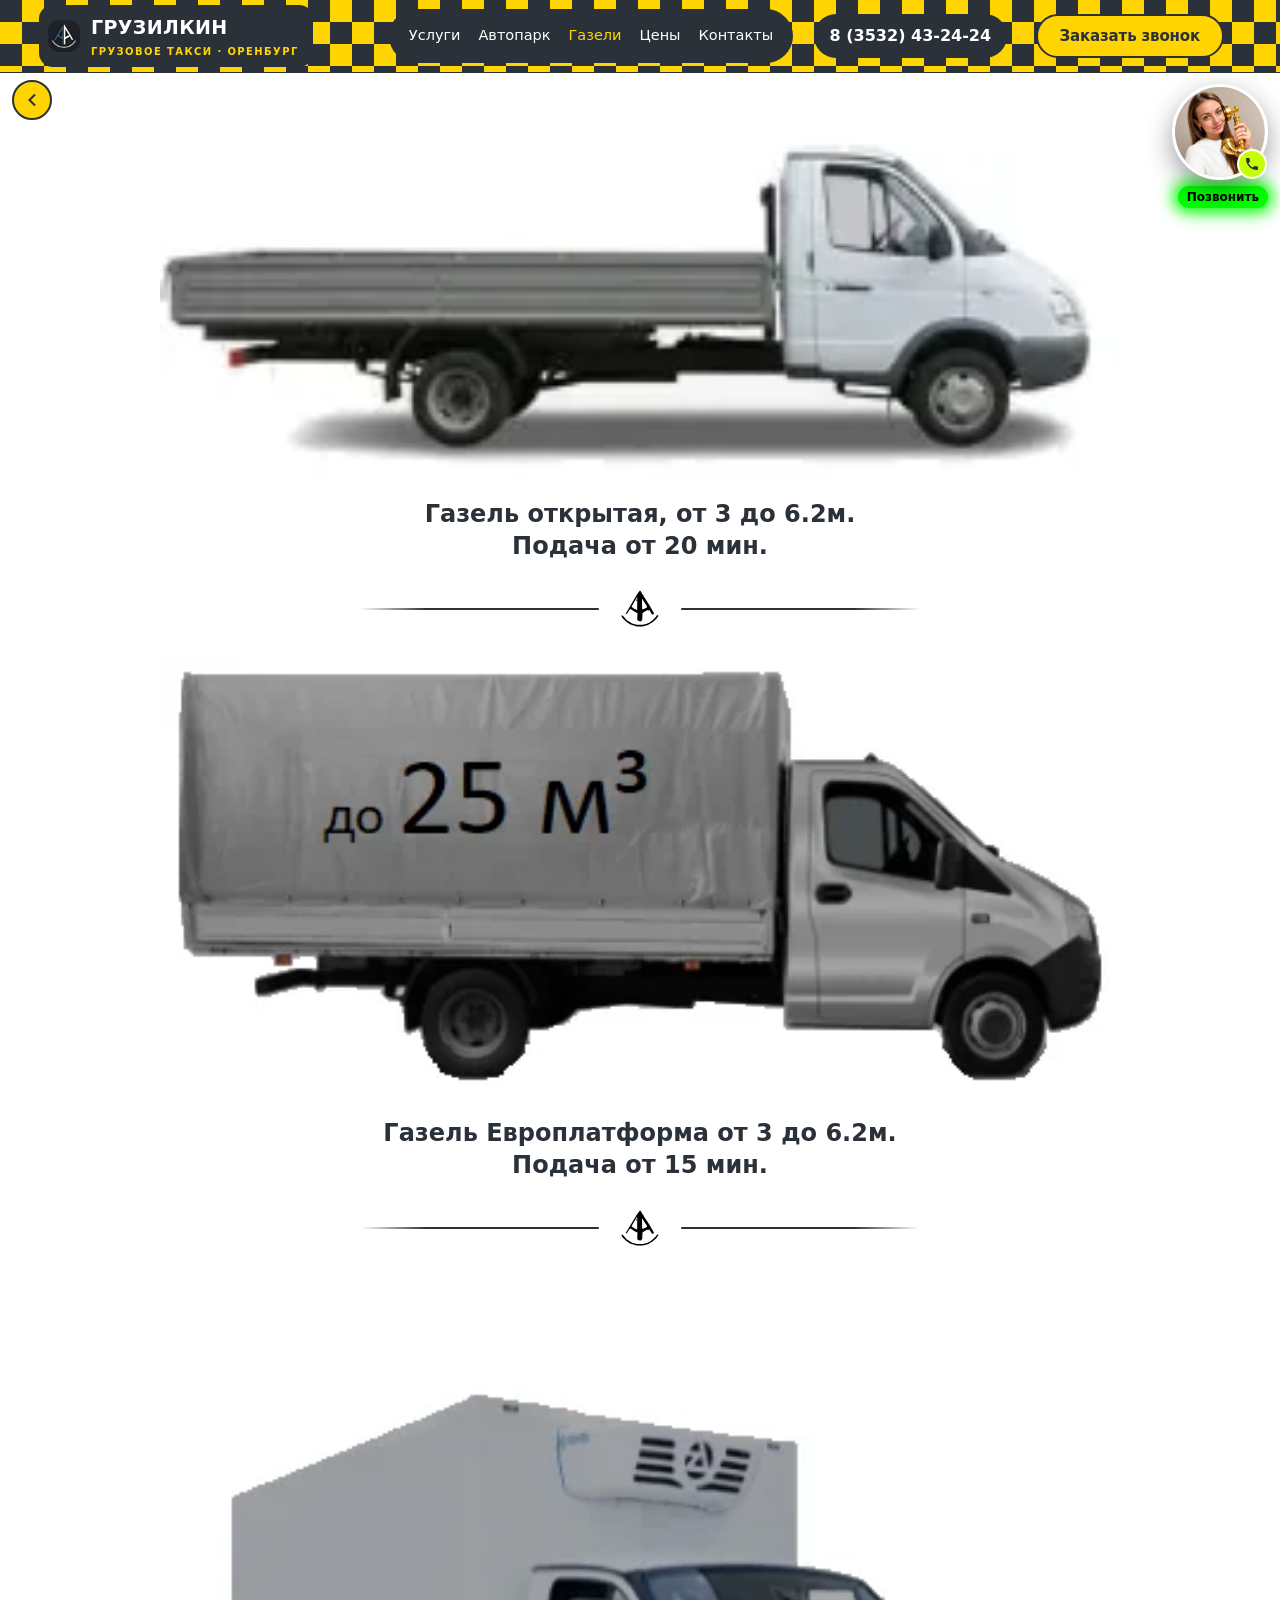
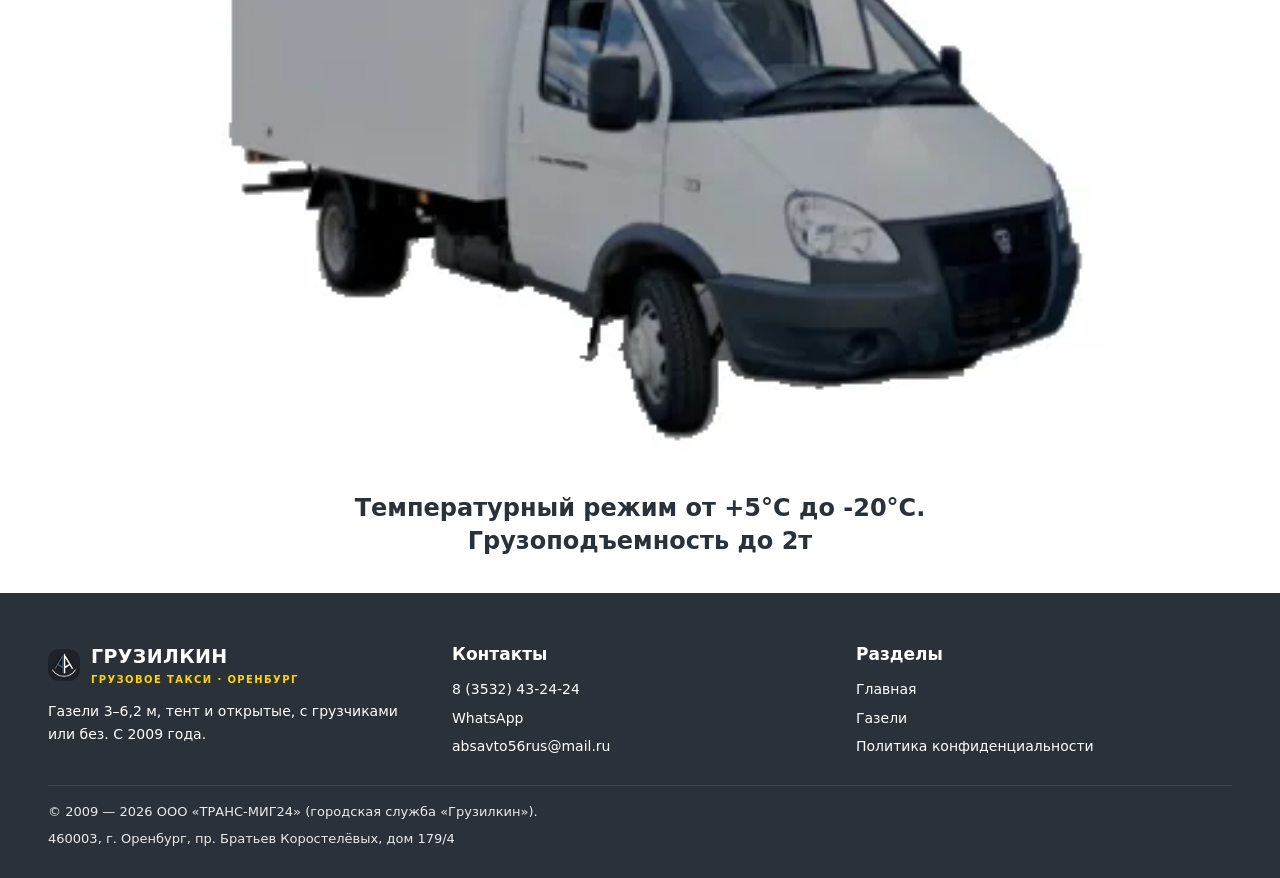
<file: gazeli.html>
<!DOCTYPE html>
<html lang="ru">
<head>
<meta charset="utf-8">
<meta name="viewport" content="width=device-width, initial-scale=1, viewport-fit=cover">
<title>Газели от 3 до 6,2 метров в Оренбурге — Грузилкин</title>
<meta name="description" content="Газели 3, 4,2, 5,2 и 6,2 м — с тентом и открытые. По городу и области, с грузчиками или без. Разбор и сборка мебели. Час от 1 800 ₽.">
<meta name="theme-color" content="#2B3138">
<link rel="canonical" href="https://adamestok.github.io/Gruzilkin-site/gazeli.html">
<link rel="stylesheet" href="gazeli.css?v=73">
</head>
<body>
<a class="skip" href="#main" style="position:absolute;left:-9999px">К содержанию</a>

<header class="topbar" id="topbar">
  <div class="topbar__in">
    <a class="brand" href="index.html" aria-label="Грузилкин — на главную">
      <img class="brand__mark" src="assets/brand-logo.webp" width="191" height="186" alt="">
      <span>
        <span class="brand__name">ГРУЗИЛКИН</span>
        <span class="brand__sub">Грузовое такси · Оренбург</span>
      </span>
    </a>
    <nav class="nav" aria-label="Основная навигация">
      <a href="index.html#services">Услуги</a>
      <a href="index.html#park">Автопарк</a>
      <a class="is-on" href="gazeli.html" aria-current="page">Газели</a>
      <a href="index.html#calc">Цены</a>
      <a href="index.html#contacts">Контакты</a>
    </nav>
    <a class="hdr-tel" href="tel:+73532432424">8 (3532) 43-24-24</a>
    <a class="btn-blink-order" href="tel:+73532432424">Заказать звонок</a>
  </div>
</header>

<a class="back" href="index.html" aria-label="Назад"><svg viewBox="0 0 24 24" aria-hidden="true"><path fill="currentColor" d="M14.5 5.2 7.7 12l6.8 6.8 1.6-1.6L10.9 12l5.2-5.2z"/></svg></a>

<a class="hero__call" href="tel:+73532432424" aria-label="Позвонить 8 (3532) 43-24-24">
  <span class="hero__call-face">
    <img class="hero__girl" src="assets/dispatcher.webp" width="1024" height="1024" alt="">
    <span class="hero__call-badge" aria-hidden="true">
      <svg viewBox="0 0 24 24"><path d="M6.6 10.8c1.4 2.8 3.8 5.1 6.6 6.6l2.2-2.2c.3-.3.7-.4 1-.2 1.1.4 2.3.6 3.6.6.6 0 1 .4 1 1V20c0 .6-.4 1-1 1C10.6 21 3 13.4 3 4c0-.6.4-1 1-1h3.5c.6 0 1 .4 1 1 0 1.2.2 2.4.6 3.5.1.4 0 .8-.3 1.1l-2.2 2.2z"/></svg>
    </span>
  </span>
  <span class="hero__call-label">Позвонить</span>
</a>


<main id="main" class="page">
  <div class="gazeli-photos">
      <figure>
        <img src="assets/gazeli/board.webp?v=14" width="251" height="94" alt="Газель с открытым бортом">
        <figcaption>Газель открытая, от 3 до 6.2м.<br>Подача от 20 мин.</figcaption>
        <div class="gazeli-split" aria-hidden="true">
          <span></span>
          <img src="assets/brand-mark.svg?v=4" width="96" height="93" alt="">
          <span></span>
        </div>
      </figure>
      <figure>
        <img src="assets/gazeli/tent-side.webp?v=27" width="405" height="189" alt="Газель с серым тентом">
        <figcaption class="is-2">Газель Европлатформа от 3 до 6.2м.<br>Подача от 15 мин.</figcaption>
        <div class="gazeli-split" aria-hidden="true">
          <span></span>
          <img src="assets/brand-mark.svg?v=4" width="96" height="93" alt="">
          <span></span>
        </div>
      </figure>
      <figure>
        <img src="assets/gazeli/fridge.webp?v=19" width="375" height="314" alt="Газель-рефрижератор">
        <figcaption class="is-2">Температурный режим от +5°C до -20°C.<br>Грузоподъемность до 2т</figcaption>
      </figure>
  </div>
</main>

<footer class="foot">
  <div class="wrap">
    <div class="foot__grid">
      <div>
        <a class="brand" href="index.html">
          <img class="brand__mark" src="assets/brand-logo.webp" width="32" height="32" alt="">
          <span><span class="brand__name">ГРУЗИЛКИН</span><span class="brand__sub">Грузовое такси · Оренбург</span></span>
        </a>
        <p style="font-size:14px;margin-top:12px">Газели 3–6,2 м, тент и открытые, с грузчиками или без. С 2009 года.</p>
      </div>
      <div>
        <div class="foot__h">Контакты</div>
        <div class="foot__list">
          <a href="tel:+73532432424">8 (3532) 43-24-24</a>
          <a href="https://wa.me/79033695311" target="_blank" rel="noopener">WhatsApp</a>
          <a href="mailto:absavto56rus@mail.ru">absavto56rus@mail.ru</a>
        </div>
      </div>
      <div>
        <div class="foot__h">Разделы</div>
        <div class="foot__list">
          <a href="index.html">Главная</a>
          <a href="gazeli.html">Газели</a>
          <a href="policy.html">Политика конфиденциальности</a>
        </div>
      </div>
    </div>
    <div class="foot__bot">
      <span>© 2009 — 2026 ООО «ТРАНС-МИГ24» (городская служба «Грузилкин»).</span>
      <span>460003, г. Оренбург, пр. Братьев Коростелёвых, дом 179/4</span>
    </div>
  </div>
</footer>

<script>
(function () {
  var order = document.querySelector(".btn-blink-order");
  var call = document.querySelector(".hero__call-label");
  if (!order || !call) return;
  if (window.matchMedia("(prefers-reduced-motion: reduce)").matches) return;
  var period = 1300;
  function tick() {
    var yellow = (Date.now() % period) < period / 2;
    order.classList.toggle("is-lit", yellow);
    call.classList.toggle("is-lit", !yellow);
    requestAnimationFrame(tick);
  }
  tick();
})();
</script>
<script>
(function () {
  var KEY = "gk-build";
  function paint(v) {
    if (!v) return;
    document.querySelectorAll('a[href^="index.html"]').forEach(function (a) {
      var href = a.getAttribute("href") || "";
      if (href.indexOf("?v=") !== -1) return;
      a.setAttribute("href", href.replace(/^index\.html/, "index.html?v=" + encodeURIComponent(v)));
    });
  }
  function apply() {
    var v = "";
    try { v = sessionStorage.getItem(KEY) || ""; } catch (e) {}
    paint(v);
  }
  apply();
  document.addEventListener("click", function (e) {
    var a = e.target && e.target.closest ? e.target.closest("a") : null;
    if (!a) return;
    var href = a.getAttribute("href") || "";
    if (href.indexOf("index.html") !== 0 || href.indexOf("?v=") !== -1) return;
    var v = "";
    try { v = sessionStorage.getItem(KEY) || ""; } catch (err) {}
    if (!v) return;
    e.preventDefault();
    location.href = href.replace(/^index\.html/, "index.html?v=" + encodeURIComponent(v));
  }, true);
  var x = new XMLHttpRequest();
  x.open("GET", "index.html?chk=" + Date.now(), true);
  try { x.setRequestHeader("Cache-Control", "no-store"); } catch (e2) {}
  x.onreadystatechange = function () {
    if (x.readyState !== 4) return;
    if (x.status !== 200 && x.status !== 304) return;
    var m = /name="gruzilkin-build"\s+content="([^"]*)"/.exec(x.responseText || "");
    if (!m) return;
    try { sessionStorage.setItem(KEY, m[1]); } catch (e3) {}
    paint(m[1]);
  };
  try { x.send(); } catch (e4) {}
  setTimeout(apply, 0);
  setTimeout(apply, 300);
})();
</script>
</body>
</html>
</file>
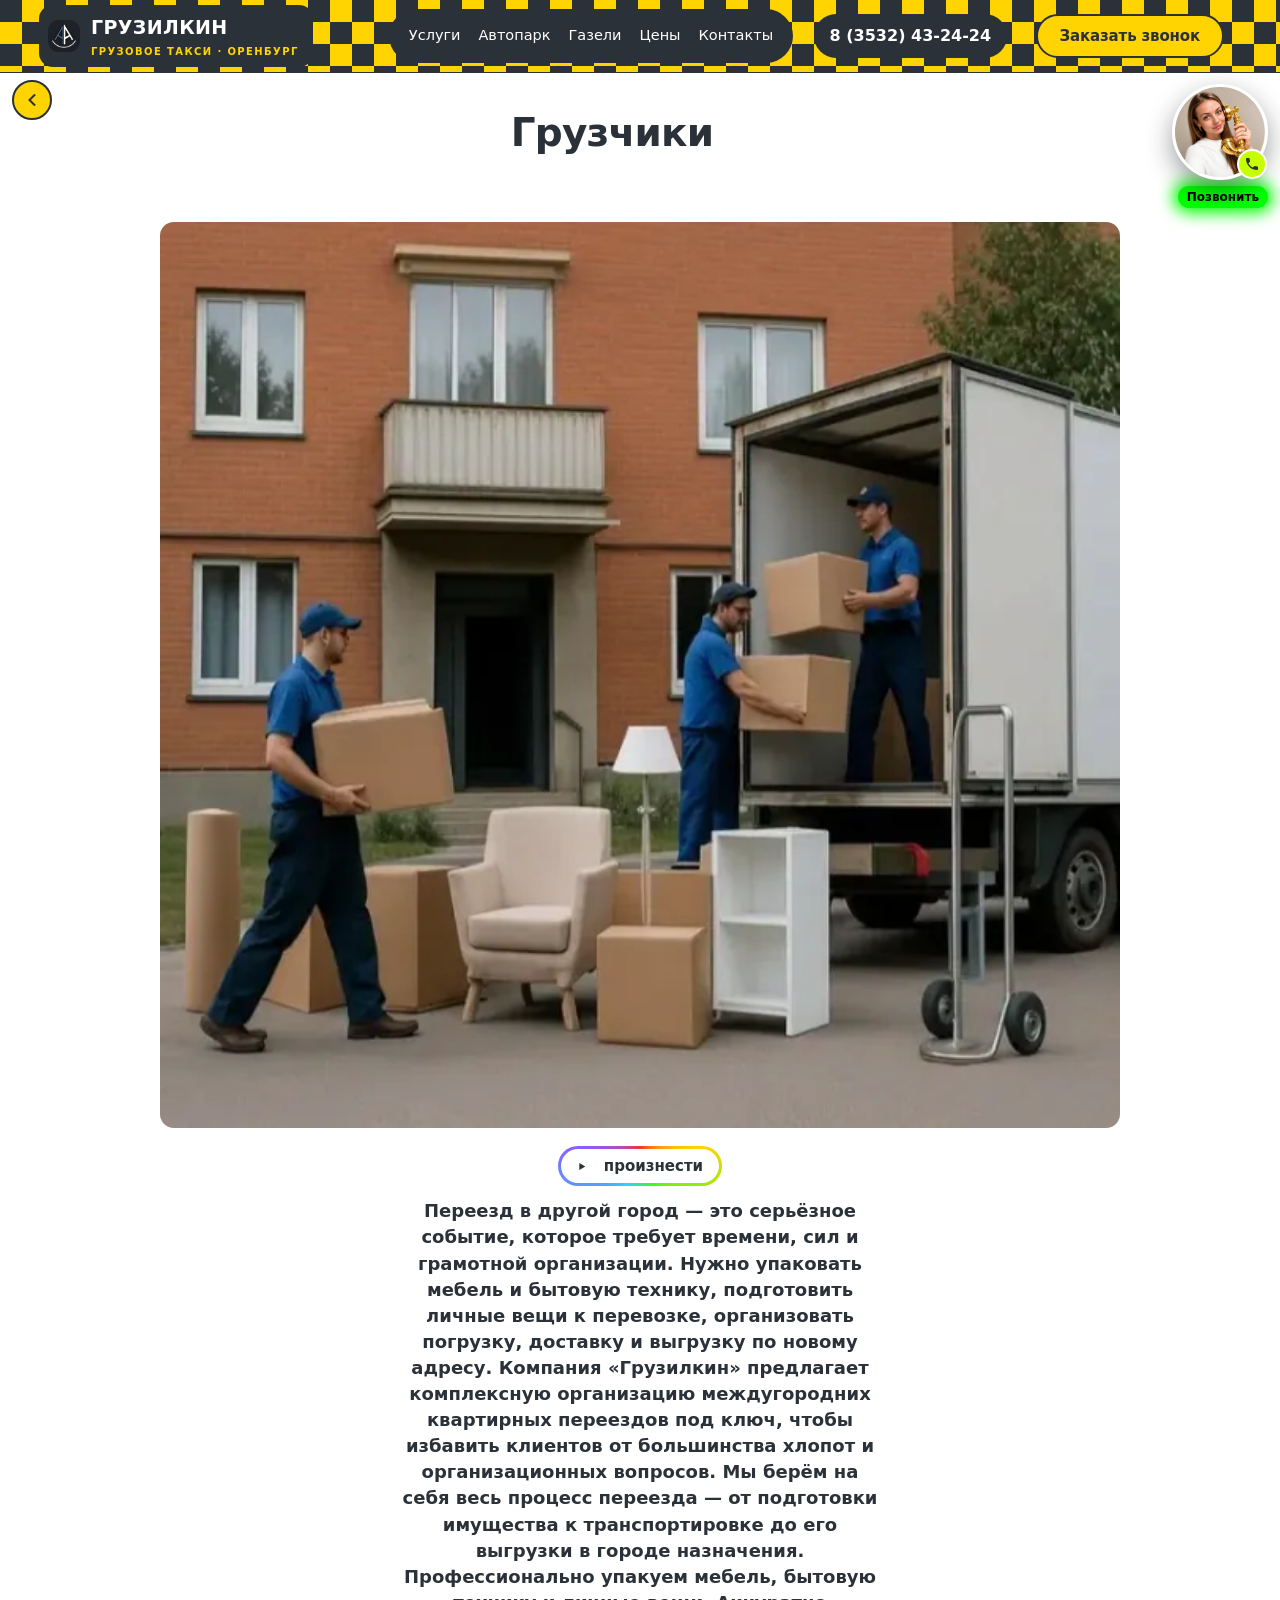
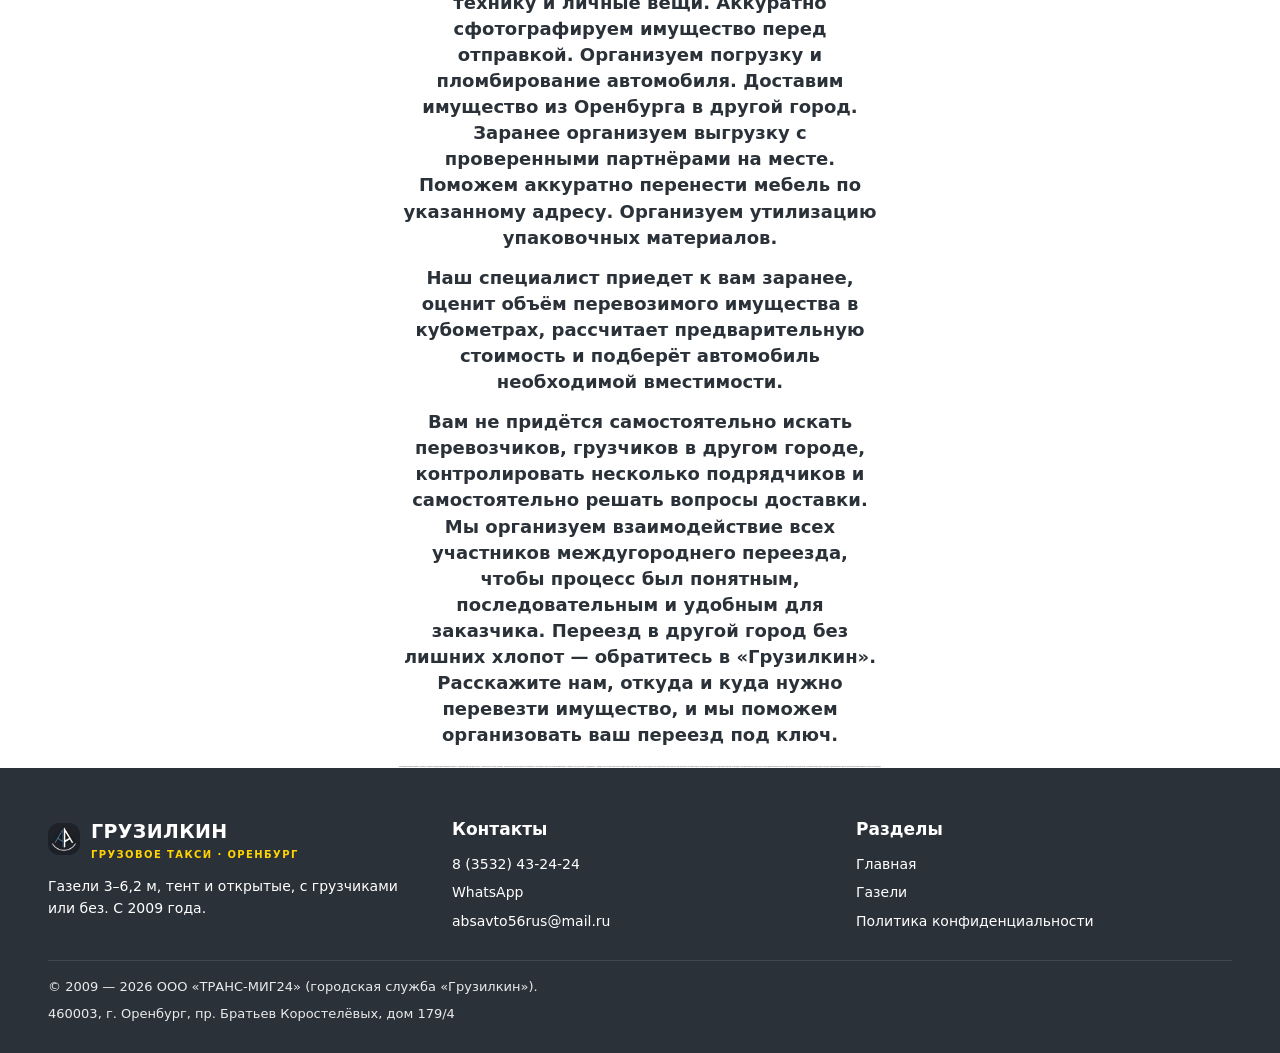
<file: gruzchiki.html>
<!DOCTYPE html>
<html lang="ru">
<head>
<meta charset="utf-8">
<meta name="viewport" content="width=device-width, initial-scale=1, viewport-fit=cover">
<title>Услуги грузчиков в Оренбурге — заказать грузчиков | Грузилкин</title>
<meta name="description" content="Услуги грузчиков в Оренбурге: квартирные переезды, погрузка, разгрузка, перенос мебели, разборка и сборка, вынос строительного мусора — заказать грузчиков по телефону.">
<meta name="theme-color" content="#2B3138">
<link rel="canonical" href="https://adamestok.github.io/Gruzilkin-site/gruzchiki.html">
<link rel="stylesheet" href="gazeli.css?v=73">
</head>
<body>
<a class="skip" href="#main" style="position:absolute;left:-9999px">К содержанию</a>

<header class="topbar" id="topbar">
  <div class="topbar__in">
    <a class="brand" href="index.html" aria-label="Грузилкин — на главную">
      <img class="brand__mark" src="assets/brand-logo.webp" width="191" height="186" alt="">
      <span>
        <span class="brand__name">ГРУЗИЛКИН</span>
        <span class="brand__sub">Грузовое такси · Оренбург</span>
      </span>
    </a>
    <nav class="nav" aria-label="Основная навигация">
      <a href="index.html#services">Услуги</a>
      <a href="index.html#park">Автопарк</a>
      <a href="gazeli.html">Газели</a>
      <a href="index.html#calc">Цены</a>
      <a href="index.html#contacts">Контакты</a>
    </nav>
    <a class="hdr-tel" href="tel:+73532432424">8 (3532) 43-24-24</a>
    <a class="btn-blink-order" href="tel:+73532432424">Заказать звонок</a>
  </div>
</header>

<a class="back" href="index.html" aria-label="Назад"><svg viewBox="0 0 24 24" aria-hidden="true"><path fill="currentColor" d="M14.5 5.2 7.7 12l6.8 6.8 1.6-1.6L10.9 12l5.2-5.2z"/></svg></a>
<p class="sheet-title">Грузчики</p>

<a class="hero__call" href="tel:+73532432424" aria-label="Позвонить 8 (3532) 43-24-24">
  <span class="hero__call-face">
    <img class="hero__girl" src="assets/dispatcher.webp" width="1024" height="1024" alt="">
    <span class="hero__call-badge" aria-hidden="true">
      <svg viewBox="0 0 24 24"><path d="M6.6 10.8c1.4 2.8 3.8 5.1 6.6 6.6l2.2-2.2c.3-.3.7-.4 1-.2 1.1.4 2.3.6 3.6.6.6 0 1 .4 1 1V20c0 .6-.4 1-1 1C10.6 21 3 13.4 3 4c0-.6.4-1 1-1h3.5c.6 0 1 .4 1 1 0 1.2.2 2.4.6 3.5.1.4 0 .8-.3 1.1l-2.2 2.2z"/></svg>
    </span>
  </span>
  <span class="hero__call-label">Позвонить</span>
</a>


<main id="main" class="page sheet">
  <div class="sheet-shot">
    <img class="sheet-photo" src="assets/gruzchiki/movers.webp?v=5" width="609" height="575" alt="Грузчики выносят мебель и коробки из машины">
  </div>
  <div class="sheet-lead">
    <button type="button" class="say-try" data-src="assets/gruzchiki/say.mp3?v=10" aria-pressed="false"><svg class="say-play" viewBox="0 0 24 24" aria-hidden="true"><path fill="currentColor" d="M8 5.5v13l11-6.5z"/></svg><svg class="say-pause" viewBox="0 0 24 24" aria-hidden="true"><path fill="currentColor" d="M6 5h3.5v14H6zM14.5 5H18v14h-3.5z"/></svg>произнести</button>
    <p><span class="say-w" data-i="0">Переезд</span> <span class="say-w" data-i="1">в</span> <span class="say-w" data-i="2">другой</span> <span class="say-w" data-i="3">город</span> — <span class="say-w" data-i="4">это</span> <span class="say-w" data-i="5">серьёзное</span> <span class="say-w" data-i="6">событие,</span> <span class="say-w" data-i="7">которое</span> <span class="say-w" data-i="8">требует</span> <span class="say-w" data-i="9">времени,</span> <span class="say-w" data-i="10">сил</span> <span class="say-w" data-i="11">и</span> <span class="say-w" data-i="12">грамотной</span> <span class="say-w" data-i="13">организации.</span> <span class="say-w" data-i="14">Нужно</span> <span class="say-w" data-i="15">упаковать</span> <span class="say-w" data-i="16">мебель</span> <span class="say-w" data-i="17">и</span> <span class="say-w" data-i="18">бытовую</span> <span class="say-w" data-i="19">технику,</span> <span class="say-w" data-i="20">подготовить</span> <span class="say-w" data-i="21">личные</span> <span class="say-w" data-i="22">вещи</span> <span class="say-w" data-i="23">к</span> <span class="say-w" data-i="24">перевозке,</span> <span class="say-w" data-i="25">организовать</span> <span class="say-w" data-i="26">погрузку,</span> <span class="say-w" data-i="27">доставку</span> <span class="say-w" data-i="28">и</span> <span class="say-w" data-i="29">выгрузку</span> <span class="say-w" data-i="30">по</span> <span class="say-w" data-i="31">новому</span> <span class="say-w" data-i="32">адресу.</span> <span class="say-w" data-i="33">Компания</span> <span class="say-w" data-i="34">«Грузилкин»</span> <span class="say-w" data-i="35">предлагает</span> <span class="say-w" data-i="36">комплексную</span> <span class="say-w" data-i="37">организацию</span> <span class="say-w" data-i="38">междугородних</span> <span class="say-w" data-i="39">квартирных</span> <span class="say-w" data-i="40">переездов</span> <span class="say-w" data-i="41">под</span> <span class="say-w" data-i="42">ключ,</span> <span class="say-w" data-i="43">чтобы</span> <span class="say-w" data-i="44">избавить</span> <span class="say-w" data-i="45">клиентов</span> <span class="say-w" data-i="46">от</span> <span class="say-w" data-i="47">большинства</span> <span class="say-w" data-i="48">хлопот</span> <span class="say-w" data-i="49">и</span> <span class="say-w" data-i="50">организационных</span> <span class="say-w" data-i="51">вопросов.</span> <span class="say-w" data-i="52">Мы</span> <span class="say-w" data-i="53">берём</span> <span class="say-w" data-i="54">на</span> <span class="say-w" data-i="55">себя</span> <span class="say-w" data-i="56">весь</span> <span class="say-w" data-i="57">процесс</span> <span class="say-w" data-i="58">переезда</span> — <span class="say-w" data-i="59">от</span> <span class="say-w" data-i="60">подготовки</span> <span class="say-w" data-i="61">имущества</span> <span class="say-w" data-i="62">к</span> <span class="say-w" data-i="63">транспортировке</span> <span class="say-w" data-i="64">до</span> <span class="say-w" data-i="65">его</span> <span class="say-w" data-i="66">выгрузки</span> <span class="say-w" data-i="67">в</span> <span class="say-w" data-i="68">городе</span> <span class="say-w" data-i="69">назначения.</span> <span class="say-w" data-i="70">Профессионально</span> <span class="say-w" data-i="71">упакуем</span> <span class="say-w" data-i="72">мебель,</span> <span class="say-w" data-i="73">бытовую</span> <span class="say-w" data-i="74">технику</span> <span class="say-w" data-i="75">и</span> <span class="say-w" data-i="76">личные</span> <span class="say-w" data-i="77">вещи.</span> <span class="say-w" data-i="78">Аккуратно</span> <span class="say-w" data-i="79">сфотографируем</span> <span class="say-w" data-i="80">имущество</span> <span class="say-w" data-i="81">перед</span> <span class="say-w" data-i="82">отправкой.</span> <span class="say-w" data-i="83">Организуем</span> <span class="say-w" data-i="84">погрузку</span> <span class="say-w" data-i="85">и</span> <span class="say-w" data-i="86">пломбирование</span> <span class="say-w" data-i="87">автомобиля.</span> <span class="say-w" data-i="88">Доставим</span> <span class="say-w" data-i="89">имущество</span> <span class="say-w" data-i="90">из</span> <span class="say-w" data-i="91">Оренбурга</span> <span class="say-w" data-i="92">в</span> <span class="say-w" data-i="93">другой</span> <span class="say-w" data-i="94">город.</span> <span class="say-w" data-i="95">Заранее</span> <span class="say-w" data-i="96">организуем</span> <span class="say-w" data-i="97">выгрузку</span> <span class="say-w" data-i="98">с</span> <span class="say-w" data-i="99">проверенными</span> <span class="say-w" data-i="100">партнёрами</span> <span class="say-w" data-i="101">на</span> <span class="say-w" data-i="102">месте.</span> <span class="say-w" data-i="103">Поможем</span> <span class="say-w" data-i="104">аккуратно</span> <span class="say-w" data-i="105">перенести</span> <span class="say-w" data-i="106">мебель</span> <span class="say-w" data-i="107">по</span> <span class="say-w" data-i="108">указанному</span> <span class="say-w" data-i="109">адресу.</span> <span class="say-w" data-i="110">Организуем</span> <span class="say-w" data-i="111">утилизацию</span> <span class="say-w" data-i="112">упаковочных</span> <span class="say-w" data-i="113">материалов.</span></p>
    <p><span class="say-w" data-i="114">Наш</span> <span class="say-w" data-i="115">специалист</span> <span class="say-w" data-i="116">приедет</span> <span class="say-w" data-i="117">к</span> <span class="say-w" data-i="118">вам</span> <span class="say-w" data-i="119">заранее,</span> <span class="say-w" data-i="120">оценит</span> <span class="say-w" data-i="121">объём</span> <span class="say-w" data-i="122">перевозимого</span> <span class="say-w" data-i="123">имущества</span> <span class="say-w" data-i="124">в</span> <span class="say-w" data-i="125">кубометрах,</span> <span class="say-w" data-i="126">рассчитает</span> <span class="say-w" data-i="127">предварительную</span> <span class="say-w" data-i="128">стоимость</span> <span class="say-w" data-i="129">и</span> <span class="say-w" data-i="130">подберёт</span> <span class="say-w" data-i="131">автомобиль</span> <span class="say-w" data-i="132">необходимой</span> <span class="say-w" data-i="133">вместимости.</span></p>
    <p><span class="say-w" data-i="134">Вам</span> <span class="say-w" data-i="135">не</span> <span class="say-w" data-i="136">придётся</span> <span class="say-w" data-i="137">самостоятельно</span> <span class="say-w" data-i="138">искать</span> <span class="say-w" data-i="139">перевозчиков,</span> <span class="say-w" data-i="140">грузчиков</span> <span class="say-w" data-i="141">в</span> <span class="say-w" data-i="142">другом</span> <span class="say-w" data-i="143">городе,</span> <span class="say-w" data-i="144">контролировать</span> <span class="say-w" data-i="145">несколько</span> <span class="say-w" data-i="146">подрядчиков</span> <span class="say-w" data-i="147">и</span> <span class="say-w" data-i="148">самостоятельно</span> <span class="say-w" data-i="149">решать</span> <span class="say-w" data-i="150">вопросы</span> <span class="say-w" data-i="151">доставки.</span> <span class="say-w" data-i="152">Мы</span> <span class="say-w" data-i="153">организуем</span> <span class="say-w" data-i="154">взаимодействие</span> <span class="say-w" data-i="155">всех</span> <span class="say-w" data-i="156">участников</span> <span class="say-w" data-i="157">междугороднего</span> <span class="say-w" data-i="158">переезда,</span> <span class="say-w" data-i="159">чтобы</span> <span class="say-w" data-i="160">процесс</span> <span class="say-w" data-i="161">был</span> <span class="say-w" data-i="162">понятным,</span> <span class="say-w" data-i="163">последовательным</span> <span class="say-w" data-i="164">и</span> <span class="say-w" data-i="165">удобным</span> <span class="say-w" data-i="166">для</span> <span class="say-w" data-i="167">заказчика.</span> <span class="say-w" data-i="168">Переезд</span> <span class="say-w" data-i="169">в</span> <span class="say-w" data-i="170">другой</span> <span class="say-w" data-i="171">город</span> <span class="say-w" data-i="172">без</span> <span class="say-w" data-i="173">лишних</span> <span class="say-w" data-i="174">хлопот</span> — <span class="say-w" data-i="175">обратитесь</span> <span class="say-w" data-i="176">в</span> <span class="say-w" data-i="177">«Грузилкин».</span> <span class="say-w" data-i="178">Расскажите</span> <span class="say-w" data-i="179">нам,</span> <span class="say-w" data-i="180">откуда</span> <span class="say-w" data-i="181">и</span> <span class="say-w" data-i="182">куда</span> <span class="say-w" data-i="183">нужно</span> <span class="say-w" data-i="184">перевезти</span> <span class="say-w" data-i="185">имущество,</span> <span class="say-w" data-i="186">и</span> <span class="say-w" data-i="187">мы</span> <span class="say-w" data-i="188">поможем</span> <span class="say-w" data-i="189">организовать</span> <span class="say-w" data-i="190">ваш</span> <span class="say-w" data-i="191">переезд</span> <span class="say-w" data-i="192">под</span> <span class="say-w" data-i="193">ключ.</span></p>
    <div class="seo-block" aria-hidden="true">
    <p class="seo-note">Рекомендация по SEO: продвигать страницу по запросам «междугородние квартирные переезды», «квартирный переезд в другой город», «переезд под ключ между городами». Отдельные запросы про грузчиков не смешиваем с этой страницей, чтобы не было SEO-каннибализации с страницей «услуги грузчиков». Следующий шаг — проверить текст на пересечение ключей и убрать пересечения. Понял, делаю только запросы и текст. Семантическое ядро и SEO-текст для «Грузилкина»: Основные запросы: междугородние переезды, междугородние переезды из Оренбурга, квартирный переезд в другой город, междугородний квартирный переезд, офисный переезд в другой город, организация междугороднего переезда, перевозка мебели в другой город. Дополнительные запросы: сколько стоит переезд в другой город, рассчитать стоимость квартирного переезда, оценка объёма вещей перед переездом, упаковка мебели для междугороднего переезда, перевозка бытовой техники в другой город, упаковка вещей при переезде, перевозка офисной мебели, перевозка офисного оборудования, организация офисного переезда под ключ, доставка мебели между городами, выгрузка мебели в другом городе. Геозапросы: междугородние переезды Оренбург, квартирный переезд Оренбург, офисный переезд Оренбург, переезд из Оренбурга в Москву, Самару, Уфу, Казань, Екатеринбург, Санкт-Петербург. SEO-текст: планируете квартирный или офисный переезд в другой город? Организация междугородней перевозки требует профессионального подхода, правильного расчёта объёма имущества, подбора транспорта и тщательной подготовки к длительной дороге. Компания «Грузилкин» предлагает комплексную SEO. Title: «Услуги грузчиков в Оренбурге — заказать грузчиков | Грузилкин». Description: «Услуги грузчиков в Оренбурге: квартирные переезды, погрузка, разгрузка, перенос мебели, разборка и сборка, вынос строительного мусора — заказать грузчиков по телефону». Дополнительный SEO-текст: «Заказать грузчиков в Оренбурге можно в компании „Грузилкин“. Предоставляем грузчиков для квартирных переездов, погрузки и разгрузки мебели, бытовой техники и других грузов. Помогаем при переезде квартиры, дома или офиса. При необходимости разбираем и собираем мебель. Можно заказать грузчиков на час или на нужное время в зависимости от объёма работ». Наши коллеги: Респекст Автосила автосила респекст Автомиг автомиг Грузилкин грузилкин Мастер грузов мастрер грузов Эконом мувинг эконом мувинг Возим грузим возим грузим Максим максим Автотранс автотранс Возовоз возовоз Максима максима Грузовик 56 Грузовик56 грузовик56 грузовик 56</p>
    </div>
  </div>
</main>

<footer class="foot">
  <div class="wrap">
    <div class="foot__grid">
      <div>
        <a class="brand" href="index.html">
          <img class="brand__mark" src="assets/brand-logo.webp" width="32" height="32" alt="">
          <span><span class="brand__name">ГРУЗИЛКИН</span><span class="brand__sub">Грузовое такси · Оренбург</span></span>
        </a>
        <p style="font-size:14px;margin-top:12px">Газели 3–6,2 м, тент и открытые, с грузчиками или без. С 2009 года.</p>
      </div>
      <div>
        <div class="foot__h">Контакты</div>
        <div class="foot__list">
          <a href="tel:+73532432424">8 (3532) 43-24-24</a>
          <a href="https://wa.me/79033695311" target="_blank" rel="noopener">WhatsApp</a>
          <a href="mailto:absavto56rus@mail.ru">absavto56rus@mail.ru</a>
        </div>
      </div>
      <div>
        <div class="foot__h">Разделы</div>
        <div class="foot__list">
          <a href="index.html">Главная</a>
          <a href="gazeli.html">Газели</a>
          <a href="policy.html">Политика конфиденциальности</a>
        </div>
      </div>
    </div>
    <div class="foot__bot">
      <span>© 2009 — 2026 ООО «ТРАНС-МИГ24» (городская служба «Грузилкин»).</span>
      <span>460003, г. Оренбург, пр. Братьев Коростелёвых, дом 179/4</span>
    </div>
  </div>
</footer>

<script type="application/json" id="say-marks">[100.0,657.1,738.6,1078.2,1404.3,1581.0,2138.0,3116.3,3523.9,3931.5,4570.1,5004.9,5154.3,5752.2,7740.2,8215.8,8786.4,9194.0,9289.1,9723.9,10566.3,11204.9,11680.4,11992.9,12060.9,12889.7,13569.0,14316.3,14982.1,15117.9,15620.7,15770.1,16204.9,17889.7,18555.4,19153.2,19696.8,20348.9,21069.0,21802.7,22400.5,22957.6,23134.2,23840.8,24112.5,24601.6,25199.5,25321.8,25851.6,26517.4,26666.8,27536.4,29166.8,29438.6,29751.1,29846.2,30145.1,30403.2,30838.0,31381.5,31490.2,32169.6,32713.0,32767.4,33637.0,33718.5,33922.3,34438.6,34492.9,34859.8,36802.7,37726.6,38310.9,38881.5,39397.8,40077.2,40226.6,40742.9,42169.6,42848.9,43759.2,44492.9,44778.2,46490.2,47264.7,47944.0,48093.5,48949.5,51014.7,51721.2,52468.5,52617.9,53188.6,53242.9,53609.8,55158.7,55892.4,56598.9,57128.8,57210.3,57876.1,58487.5,58623.4,60104.3,60647.8,61191.3,61707.6,62101.6,62251.1,62957.6,64656.0,65444.0,66340.8,67223.9,68990.2,69357.1,70009.2,70484.8,70539.1,70702.2,71476.6,71925.0,72237.5,72876.1,73392.4,73446.8,74479.3,75036.4,75770.1,76422.3,76503.8,76992.9,77550.0,78202.2,80022.8,80348.9,80457.6,80906.0,81734.8,82115.2,83039.1,83691.3,83759.2,84112.5,84873.4,85607.1,86055.4,86857.1,86979.3,87821.8,88188.6,88637.0,90281.0,90566.3,91204.9,92006.5,92332.6,92998.4,93745.7,94723.9,94995.7,95430.4,95593.5,96395.1,97319.0,97495.7,98025.5,98147.8,99873.4,100416.8,100498.4,100838.0,101164.1,101354.3,101734.8,102346.2,103025.5,103134.2,104859.8,105579.9,106001.1,106435.9,106490.2,106789.1,107088.0,107604.3,108569.0,108691.3,108813.6,109262.0,109927.7,110158.7,110661.4,110851.6]</script>
<script>
(function () {
  var say = document.querySelector(".say-try");
  if (!say) return;
  var audio = null;
  var raf = 0;
  var current = -1;
  var words = Array.prototype.slice.call(document.querySelectorAll(".sheet-lead .say-w"));
  var marks = [];
  try {
    marks = JSON.parse(document.getElementById("say-marks").textContent);
  } catch (e) {}
  function clearWord() {
    for (var n = 0; n < words.length; n++) words[n].classList.remove("is-now");
    current = -1;
  }
  function paint(sec) {
    var ms = sec * 1000;
    var i = -1;
    for (var n = 0; n < marks.length; n++) {
      if (marks[n] <= ms) i = n;
      else break;
    }
    if (i === current) return;
    if (i < current) {
      for (var k = i + 1; k <= current; k++) if (words[k]) words[k].classList.remove("is-now");
    }
    for (var k = current + 1; k <= i; k++) if (words[k]) words[k].classList.add("is-now");
    current = i;
  }
  function tick() {
    if (!audio) return;
    paint(audio.currentTime);
    raf = requestAnimationFrame(tick);
  }
  function pause() {
    if (raf) cancelAnimationFrame(raf);
    raf = 0;
    if (audio) audio.pause();
    say.classList.remove("is-on");
    say.setAttribute("aria-pressed", "false");
  }
  function reset() {
    pause();
    audio = null;
    clearWord();
  }
  say.addEventListener("click", function () {
    if (say.classList.contains("is-on")) {
      pause();
      return;
    }
    if (audio && !audio.ended && audio.currentTime > 0) {
      say.classList.add("is-on");
      say.setAttribute("aria-pressed", "true");
      var again = audio.play();
      if (again && again.catch) again.catch(function () { pause(); });
      tick();
      return;
    }
    var src = say.getAttribute("data-src");
    if (!src) return;
    var mine = new Audio(src);
    audio = mine;
    say.classList.add("is-on");
    say.setAttribute("aria-pressed", "true");
    mine.onended = function () { if (audio === mine) reset(); };
    mine.onerror = function () { if (audio === mine) reset(); };
    var played = mine.play();
    if (played && played.catch) played.catch(function () { if (audio === mine) reset(); });
    tick();
  });
})();
</script>
<script>
(function () {
  var order = document.querySelector(".btn-blink-order");
  var call = document.querySelector(".hero__call-label");
  if (!order || !call) return;
  if (window.matchMedia("(prefers-reduced-motion: reduce)").matches) return;
  var period = 1300;
  function tick() {
    var yellow = (Date.now() % period) < period / 2;
    order.classList.toggle("is-lit", yellow);
    call.classList.toggle("is-lit", !yellow);
    requestAnimationFrame(tick);
  }
  tick();
})();
</script>
<script>
(function () {
  var KEY = "gk-build";
  function paint(v) {
    if (!v) return;
    document.querySelectorAll('a[href^="index.html"]').forEach(function (a) {
      var href = a.getAttribute("href") || "";
      if (href.indexOf("?v=") !== -1) return;
      a.setAttribute("href", href.replace(/^index\.html/, "index.html?v=" + encodeURIComponent(v)));
    });
  }
  function apply() {
    var v = "";
    try { v = sessionStorage.getItem(KEY) || ""; } catch (e) {}
    paint(v);
  }
  apply();
  document.addEventListener("click", function (e) {
    var a = e.target && e.target.closest ? e.target.closest("a") : null;
    if (!a) return;
    var href = a.getAttribute("href") || "";
    if (href.indexOf("index.html") !== 0 || href.indexOf("?v=") !== -1) return;
    var v = "";
    try { v = sessionStorage.getItem(KEY) || ""; } catch (err) {}
    if (!v) return;
    e.preventDefault();
    location.href = href.replace(/^index\.html/, "index.html?v=" + encodeURIComponent(v));
  }, true);
  var x = new XMLHttpRequest();
  x.open("GET", "index.html?chk=" + Date.now(), true);
  try { x.setRequestHeader("Cache-Control", "no-store"); } catch (e2) {}
  x.onreadystatechange = function () {
    if (x.readyState !== 4) return;
    if (x.status !== 200 && x.status !== 304) return;
    var m = /name="gruzilkin-build"\s+content="([^"]*)"/.exec(x.responseText || "");
    if (!m) return;
    try { sessionStorage.setItem(KEY, m[1]); } catch (e3) {}
    paint(m[1]);
  };
  try { x.send(); } catch (e4) {}
  setTimeout(apply, 0);
  setTimeout(apply, 300);
})();
</script>
</body>
</html>
</file>
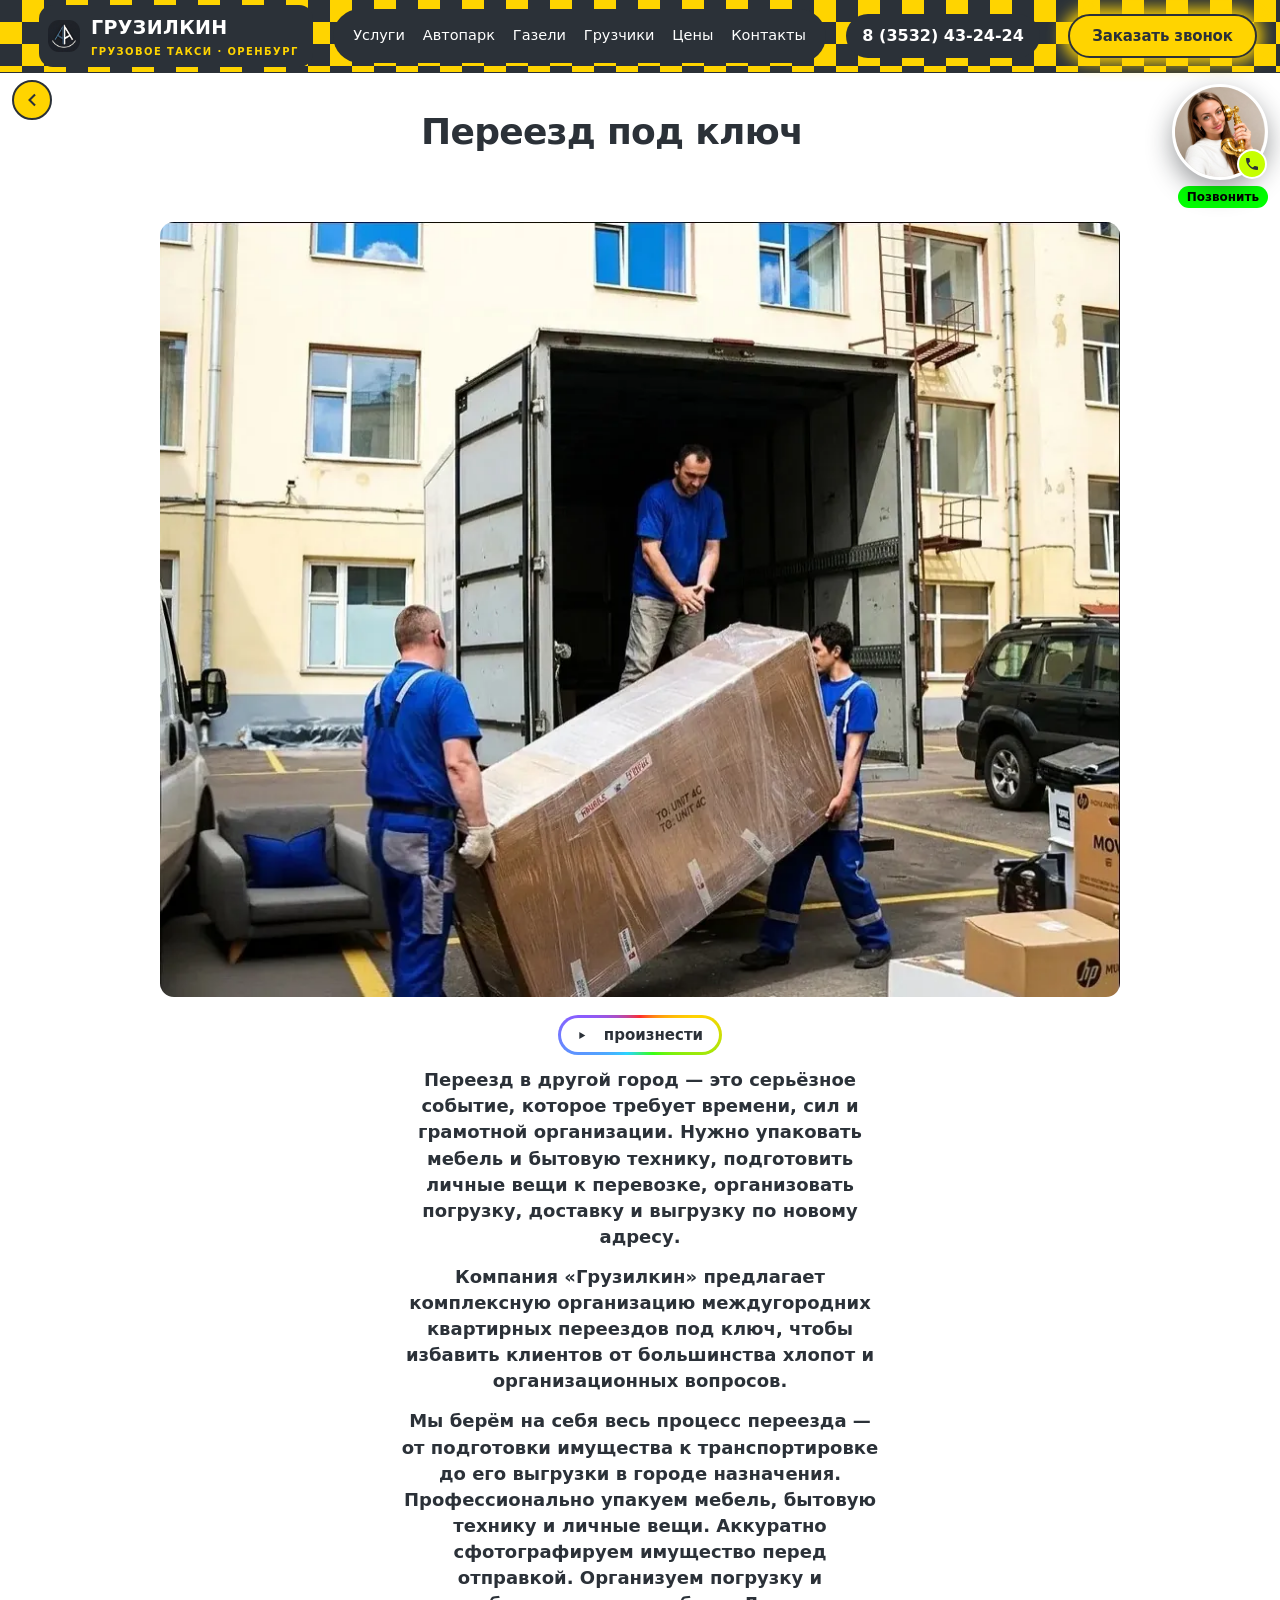
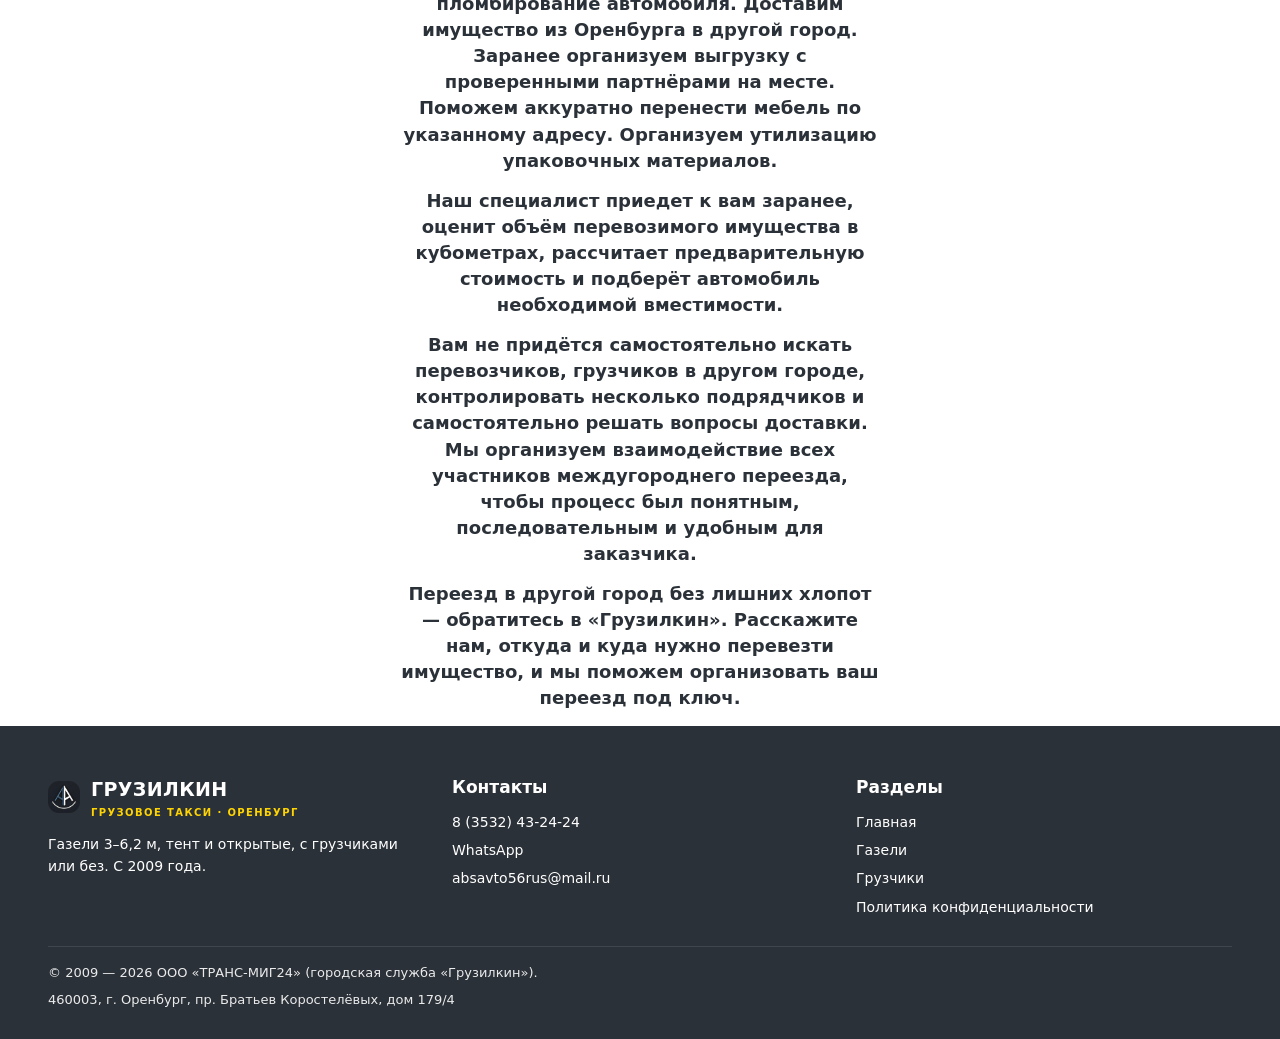
<file: pereezd.html>
<!DOCTYPE html>
<html lang="ru">
<head>
<meta charset="utf-8">
<meta name="viewport" content="width=device-width, initial-scale=1, viewport-fit=cover">
<title>Междугородние квартирные переезды — переезд под ключ в другой город | Грузилкин</title>
<meta name="description" content="Квартирный переезд в другой город из Оренбурга под ключ: упаковка, погрузка, доставка, выгрузка и перенос мебели.">
<meta name="theme-color" content="#2B3138">
<link rel="canonical" href="https://adamestok.github.io/Gruzilkin-site/pereezd.html">
<link rel="stylesheet" href="gazeli.css?v=73">
</head>
<body>
<a class="skip" href="#main" style="position:absolute;left:-9999px">К содержанию</a>

<header class="topbar" id="topbar">
  <div class="topbar__in">
    <a class="brand" href="index.html" aria-label="Грузилкин — на главную">
      <img class="brand__mark" src="assets/brand-logo.webp" width="191" height="186" alt="">
      <span>
        <span class="brand__name">ГРУЗИЛКИН</span>
        <span class="brand__sub">Грузовое такси · Оренбург</span>
      </span>
    </a>
    <nav class="nav" aria-label="Основная навигация">
      <a href="index.html#services">Услуги</a>
      <a href="index.html#park">Автопарк</a>
      <a href="gazeli.html">Газели</a>
      <a href="gruzchiki.html">Грузчики</a>
      <a href="index.html#calc">Цены</a>
      <a href="index.html#contacts">Контакты</a>
    </nav>
    <a class="hdr-tel" href="tel:+73532432424">8 (3532) 43-24-24</a>
    <a class="btn-blink-order" href="tel:+73532432424">Заказать звонок</a>
  </div>
</header>

<a class="back" href="index.html" aria-label="Назад"><svg viewBox="0 0 24 24" aria-hidden="true"><path fill="currentColor" d="M14.5 5.2 7.7 12l6.8 6.8 1.6-1.6L10.9 12l5.2-5.2z"/></svg></a>
<p class="sheet-title is-long">Переезд под ключ</p>

<a class="hero__call" href="tel:+73532432424" aria-label="Позвонить 8 (3532) 43-24-24">
  <span class="hero__call-face">
    <img class="hero__girl" src="assets/dispatcher.webp" width="1024" height="1024" alt="">
    <span class="hero__call-badge" aria-hidden="true">
      <svg viewBox="0 0 24 24"><path d="M6.6 10.8c1.4 2.8 3.8 5.1 6.6 6.6l2.2-2.2c.3-.3.7-.4 1-.2 1.1.4 2.3.6 3.6.6.6 0 1 .4 1 1V20c0 .6-.4 1-1 1C10.6 21 3 13.4 3 4c0-.6.4-1 1-1h3.5c.6 0 1 .4 1 1 0 1.2.2 2.4.6 3.5.1.4 0 .8-.3 1.1l-2.2 2.2z"/></svg>
    </span>
  </span>
  <span class="hero__call-label">Позвонить</span>
</a>


<main id="main" class="page sheet">
  <div class="sheet-shot">
    <img class="sheet-photo" src="assets/pereezd/move.webp?v=2" width="972" height="785" alt="Погрузка мебели в фуру при переезде">
  </div>
  <div class="sheet-lead">
    <button type="button" class="say-try" data-src="assets/pereezd/say.mp3?v=5" aria-pressed="false"><svg class="say-play" viewBox="0 0 24 24" aria-hidden="true"><path fill="currentColor" d="M8 5.5v13l11-6.5z"/></svg><svg class="say-pause" viewBox="0 0 24 24" aria-hidden="true"><path fill="currentColor" d="M6 5h3.5v14H6zM14.5 5H18v14h-3.5z"/></svg>произнести</button>
    <p><span class="say-w" data-i="0">Переезд</span> <span class="say-w" data-i="1">в</span> <span class="say-w" data-i="2">другой</span> <span class="say-w" data-i="3">город</span> — <span class="say-w" data-i="4">это</span> <span class="say-w" data-i="5">серьёзное</span> <span class="say-w" data-i="6">событие,</span> <span class="say-w" data-i="7">которое</span> <span class="say-w" data-i="8">требует</span> <span class="say-w" data-i="9">времени,</span> <span class="say-w" data-i="10">сил</span> <span class="say-w" data-i="11">и</span> <span class="say-w" data-i="12">грамотной</span> <span class="say-w" data-i="13">организации.</span> <span class="say-w" data-i="14">Нужно</span> <span class="say-w" data-i="15">упаковать</span> <span class="say-w" data-i="16">мебель</span> <span class="say-w" data-i="17">и</span> <span class="say-w" data-i="18">бытовую</span> <span class="say-w" data-i="19">технику,</span> <span class="say-w" data-i="20">подготовить</span> <span class="say-w" data-i="21">личные</span> <span class="say-w" data-i="22">вещи</span> <span class="say-w" data-i="23">к</span> <span class="say-w" data-i="24">перевозке,</span> <span class="say-w" data-i="25">организовать</span> <span class="say-w" data-i="26">погрузку,</span> <span class="say-w" data-i="27">доставку</span> <span class="say-w" data-i="28">и</span> <span class="say-w" data-i="29">выгрузку</span> <span class="say-w" data-i="30">по</span> <span class="say-w" data-i="31">новому</span> <span class="say-w" data-i="32">адресу.</span></p>
    <p><span class="say-w" data-i="33">Компания</span> <span class="say-w" data-i="34">«Грузилкин»</span> <span class="say-w" data-i="35">предлагает</span> <span class="say-w" data-i="36">комплексную</span> <span class="say-w" data-i="37">организацию</span> <span class="say-w" data-i="38">междугородних</span> <span class="say-w" data-i="39">квартирных</span> <span class="say-w" data-i="40">переездов</span> <span class="say-w" data-i="41">под</span> <span class="say-w" data-i="42">ключ,</span> <span class="say-w" data-i="43">чтобы</span> <span class="say-w" data-i="44">избавить</span> <span class="say-w" data-i="45">клиентов</span> <span class="say-w" data-i="46">от</span> <span class="say-w" data-i="47">большинства</span> <span class="say-w" data-i="48">хлопот</span> <span class="say-w" data-i="49">и</span> <span class="say-w" data-i="50">организационных</span> <span class="say-w" data-i="51">вопросов.</span></p>
    <p><span class="say-w" data-i="52">Мы</span> <span class="say-w" data-i="53">берём</span> <span class="say-w" data-i="54">на</span> <span class="say-w" data-i="55">себя</span> <span class="say-w" data-i="56">весь</span> <span class="say-w" data-i="57">процесс</span> <span class="say-w" data-i="58">переезда</span> — <span class="say-w" data-i="59">от</span> <span class="say-w" data-i="60">подготовки</span> <span class="say-w" data-i="61">имущества</span> <span class="say-w" data-i="62">к</span> <span class="say-w" data-i="63">транспортировке</span> <span class="say-w" data-i="64">до</span> <span class="say-w" data-i="65">его</span> <span class="say-w" data-i="66">выгрузки</span> <span class="say-w" data-i="67">в</span> <span class="say-w" data-i="68">городе</span> <span class="say-w" data-i="69">назначения.</span> <span class="say-w" data-i="70">Профессионально</span> <span class="say-w" data-i="71">упакуем</span> <span class="say-w" data-i="72">мебель,</span> <span class="say-w" data-i="73">бытовую</span> <span class="say-w" data-i="74">технику</span> <span class="say-w" data-i="75">и</span> <span class="say-w" data-i="76">личные</span> <span class="say-w" data-i="77">вещи.</span> <span class="say-w" data-i="78">Аккуратно</span> <span class="say-w" data-i="79">сфотографируем</span> <span class="say-w" data-i="80">имущество</span> <span class="say-w" data-i="81">перед</span> <span class="say-w" data-i="82">отправкой.</span> <span class="say-w" data-i="83">Организуем</span> <span class="say-w" data-i="84">погрузку</span> <span class="say-w" data-i="85">и</span> <span class="say-w" data-i="86">пломбирование</span> <span class="say-w" data-i="87">автомобиля.</span> <span class="say-w" data-i="88">Доставим</span> <span class="say-w" data-i="89">имущество</span> <span class="say-w" data-i="90">из</span> <span class="say-w" data-i="91">Оренбурга</span> <span class="say-w" data-i="92">в</span> <span class="say-w" data-i="93">другой</span> <span class="say-w" data-i="94">город.</span> <span class="say-w" data-i="95">Заранее</span> <span class="say-w" data-i="96">организуем</span> <span class="say-w" data-i="97">выгрузку</span> <span class="say-w" data-i="98">с</span> <span class="say-w" data-i="99">проверенными</span> <span class="say-w" data-i="100">партнёрами</span> <span class="say-w" data-i="101">на</span> <span class="say-w" data-i="102">месте.</span> <span class="say-w" data-i="103">Поможем</span> <span class="say-w" data-i="104">аккуратно</span> <span class="say-w" data-i="105">перенести</span> <span class="say-w" data-i="106">мебель</span> <span class="say-w" data-i="107">по</span> <span class="say-w" data-i="108">указанному</span> <span class="say-w" data-i="109">адресу.</span> <span class="say-w" data-i="110">Организуем</span> <span class="say-w" data-i="111">утилизацию</span> <span class="say-w" data-i="112">упаковочных</span> <span class="say-w" data-i="113">материалов.</span></p>
    <p><span class="say-w" data-i="114">Наш</span> <span class="say-w" data-i="115">специалист</span> <span class="say-w" data-i="116">приедет</span> <span class="say-w" data-i="117">к</span> <span class="say-w" data-i="118">вам</span> <span class="say-w" data-i="119">заранее,</span> <span class="say-w" data-i="120">оценит</span> <span class="say-w" data-i="121">объём</span> <span class="say-w" data-i="122">перевозимого</span> <span class="say-w" data-i="123">имущества</span> <span class="say-w" data-i="124">в</span> <span class="say-w" data-i="125">кубометрах,</span> <span class="say-w" data-i="126">рассчитает</span> <span class="say-w" data-i="127">предварительную</span> <span class="say-w" data-i="128">стоимость</span> <span class="say-w" data-i="129">и</span> <span class="say-w" data-i="130">подберёт</span> <span class="say-w" data-i="131">автомобиль</span> <span class="say-w" data-i="132">необходимой</span> <span class="say-w" data-i="133">вместимости.</span></p>
    <p><span class="say-w" data-i="134">Вам</span> <span class="say-w" data-i="135">не</span> <span class="say-w" data-i="136">придётся</span> <span class="say-w" data-i="137">самостоятельно</span> <span class="say-w" data-i="138">искать</span> <span class="say-w" data-i="139">перевозчиков,</span> <span class="say-w" data-i="140">грузчиков</span> <span class="say-w" data-i="141">в</span> <span class="say-w" data-i="142">другом</span> <span class="say-w" data-i="143">городе,</span> <span class="say-w" data-i="144">контролировать</span> <span class="say-w" data-i="145">несколько</span> <span class="say-w" data-i="146">подрядчиков</span> <span class="say-w" data-i="147">и</span> <span class="say-w" data-i="148">самостоятельно</span> <span class="say-w" data-i="149">решать</span> <span class="say-w" data-i="150">вопросы</span> <span class="say-w" data-i="151">доставки.</span> <span class="say-w" data-i="152">Мы</span> <span class="say-w" data-i="153">организуем</span> <span class="say-w" data-i="154">взаимодействие</span> <span class="say-w" data-i="155">всех</span> <span class="say-w" data-i="156">участников</span> <span class="say-w" data-i="157">междугороднего</span> <span class="say-w" data-i="158">переезда,</span> <span class="say-w" data-i="159">чтобы</span> <span class="say-w" data-i="160">процесс</span> <span class="say-w" data-i="161">был</span> <span class="say-w" data-i="162">понятным,</span> <span class="say-w" data-i="163">последовательным</span> <span class="say-w" data-i="164">и</span> <span class="say-w" data-i="165">удобным</span> <span class="say-w" data-i="166">для</span> <span class="say-w" data-i="167">заказчика.</span></p>
    <p><span class="say-w" data-i="168">Переезд</span> <span class="say-w" data-i="169">в</span> <span class="say-w" data-i="170">другой</span> <span class="say-w" data-i="171">город</span> <span class="say-w" data-i="172">без</span> <span class="say-w" data-i="173">лишних</span> <span class="say-w" data-i="174">хлопот</span> — <span class="say-w" data-i="175">обратитесь</span> <span class="say-w" data-i="176">в</span> <span class="say-w" data-i="177">«Грузилкин».</span> <span class="say-w" data-i="178">Расскажите</span> <span class="say-w" data-i="179">нам,</span> <span class="say-w" data-i="180">откуда</span> <span class="say-w" data-i="181">и</span> <span class="say-w" data-i="182">куда</span> <span class="say-w" data-i="183">нужно</span> <span class="say-w" data-i="184">перевезти</span> <span class="say-w" data-i="185">имущество,</span> <span class="say-w" data-i="186">и</span> <span class="say-w" data-i="187">мы</span> <span class="say-w" data-i="188">поможем</span> <span class="say-w" data-i="189">организовать</span> <span class="say-w" data-i="190">ваш</span> <span class="say-w" data-i="191">переезд</span> <span class="say-w" data-i="192">под</span> <span class="say-w" data-i="193">ключ.</span></p>
  </div>
</main>

<footer class="foot">
  <div class="wrap">
    <div class="foot__grid">
      <div>
        <a class="brand" href="index.html">
          <img class="brand__mark" src="assets/brand-logo.webp" width="32" height="32" alt="">
          <span><span class="brand__name">ГРУЗИЛКИН</span><span class="brand__sub">Грузовое такси · Оренбург</span></span>
        </a>
        <p style="font-size:14px;margin-top:12px">Газели 3–6,2 м, тент и открытые, с грузчиками или без. С 2009 года.</p>
      </div>
      <div>
        <div class="foot__h">Контакты</div>
        <div class="foot__list">
          <a href="tel:+73532432424">8 (3532) 43-24-24</a>
          <a href="https://wa.me/79033695311" target="_blank" rel="noopener">WhatsApp</a>
          <a href="mailto:absavto56rus@mail.ru">absavto56rus@mail.ru</a>
        </div>
      </div>
      <div>
        <div class="foot__h">Разделы</div>
        <div class="foot__list">
          <a href="index.html">Главная</a>
          <a href="gazeli.html">Газели</a>
          <a href="gruzchiki.html">Грузчики</a>
          <a href="policy.html">Политика конфиденциальности</a>
        </div>
      </div>
    </div>
    <div class="foot__bot">
      <span>© 2009 — 2026 ООО «ТРАНС-МИГ24» (городская служба «Грузилкин»).</span>
      <span>460003, г. Оренбург, пр. Братьев Коростелёвых, дом 179/4</span>
    </div>
  </div>
</footer>

<script type="application/json" id="say-marks">[100.0,657.1,738.6,1078.2,1404.3,1581.0,2138.0,3116.3,3523.9,3931.5,4570.1,5004.9,5154.3,5752.2,7740.2,8215.8,8786.4,9194.0,9289.1,9723.9,10566.3,11204.9,11680.4,11992.9,12060.9,12889.7,13569.0,14316.3,14982.1,15117.9,15620.7,15770.1,16204.9,17889.7,18555.4,19153.2,19696.8,20348.9,21069.0,21802.7,22400.5,22957.6,23134.2,23840.8,24112.5,24601.6,25199.5,25321.8,25851.6,26517.4,26666.8,27536.4,29166.8,29438.6,29751.1,29846.2,30145.1,30403.2,30838.0,31381.5,31490.2,32169.6,32713.0,32767.4,33637.0,33718.5,33922.3,34438.6,34492.9,34859.8,36802.7,37726.6,38310.9,38881.5,39397.8,40077.2,40226.6,40742.9,42169.6,42848.9,43759.2,44492.9,44778.2,46490.2,47264.7,47944.0,48093.5,48949.5,51014.7,51721.2,52468.5,52617.9,53188.6,53242.9,53609.8,55158.7,55892.4,56598.9,57128.8,57210.3,57876.1,58487.5,58623.4,60104.3,60647.8,61191.3,61707.6,62101.6,62251.1,62957.6,64656.0,65444.0,66340.8,67223.9,68990.2,69357.1,70009.2,70484.8,70539.1,70702.2,71476.6,71925.0,72237.5,72876.1,73392.4,73446.8,74479.3,75036.4,75770.1,76422.3,76503.8,76992.9,77550.0,78202.2,80022.8,80348.9,80457.6,80906.0,81734.8,82115.2,83039.1,83691.3,83759.2,84112.5,84873.4,85607.1,86055.4,86857.1,86979.3,87821.8,88188.6,88637.0,90281.0,90566.3,91204.9,92006.5,92332.6,92998.4,93745.7,94723.9,94995.7,95430.4,95593.5,96395.1,97319.0,97495.7,98025.5,98147.8,99873.4,100416.8,100498.4,100838.0,101164.1,101354.3,101734.8,102346.2,103025.5,103134.2,104859.8,105579.9,106001.1,106435.9,106490.2,106789.1,107088.0,107604.3,108569.0,108691.3,108813.6,109262.0,109927.7,110158.7,110661.4,110851.6]</script>
<script>
(function () {
  var say = document.querySelector(".say-try");
  if (!say) return;
  var audio = null;
  var raf = 0;
  var current = -1;
  var words = Array.prototype.slice.call(document.querySelectorAll(".sheet-lead .say-w"));
  var marks = [];
  try {
    marks = JSON.parse(document.getElementById("say-marks").textContent);
  } catch (e) {}
  function clearWord() {
    for (var n = 0; n < words.length; n++) words[n].classList.remove("is-now");
    current = -1;
  }
  function paint(sec) {
    var ms = sec * 1000;
    var i = -1;
    for (var n = 0; n < marks.length; n++) {
      if (marks[n] <= ms) i = n;
      else break;
    }
    if (i === current) return;
    if (i < current) {
      for (var k = i + 1; k <= current; k++) if (words[k]) words[k].classList.remove("is-now");
    }
    for (var k = current + 1; k <= i; k++) if (words[k]) words[k].classList.add("is-now");
    current = i;
  }
  function tick() {
    if (!audio) return;
    paint(audio.currentTime);
    raf = requestAnimationFrame(tick);
  }
  function pause() {
    if (raf) cancelAnimationFrame(raf);
    raf = 0;
    if (audio) audio.pause();
    say.classList.remove("is-on");
    say.setAttribute("aria-pressed", "false");
  }
  function reset() {
    pause();
    audio = null;
    clearWord();
  }
  say.addEventListener("click", function () {
    if (say.classList.contains("is-on")) {
      pause();
      return;
    }
    if (audio && !audio.ended && audio.currentTime > 0) {
      say.classList.add("is-on");
      say.setAttribute("aria-pressed", "true");
      var again = audio.play();
      if (again && again.catch) again.catch(function () { pause(); });
      tick();
      return;
    }
    var src = say.getAttribute("data-src");
    if (!src) return;
    var mine = new Audio(src);
    audio = mine;
    say.classList.add("is-on");
    say.setAttribute("aria-pressed", "true");
    mine.onended = function () { if (audio === mine) reset(); };
    mine.onerror = function () { if (audio === mine) reset(); };
    var played = mine.play();
    if (played && played.catch) played.catch(function () { if (audio === mine) reset(); });
    tick();
  });
})();
</script>
<script>
(function () {
  var order = document.querySelector(".btn-blink-order");
  var call = document.querySelector(".hero__call-label");
  if (!order || !call) return;
  if (window.matchMedia("(prefers-reduced-motion: reduce)").matches) return;
  var period = 1300;
  function tick() {
    var yellow = (Date.now() % period) < period / 2;
    order.classList.toggle("is-lit", yellow);
    call.classList.toggle("is-lit", !yellow);
    requestAnimationFrame(tick);
  }
  tick();
})();
</script>
<script>
(function () {
  var KEY = "gk-build";
  function paint(v) {
    if (!v) return;
    document.querySelectorAll('a[href^="index.html"]').forEach(function (a) {
      var href = a.getAttribute("href") || "";
      if (href.indexOf("?v=") !== -1) return;
      a.setAttribute("href", href.replace(/^index\.html/, "index.html?v=" + encodeURIComponent(v)));
    });
  }
  function apply() {
    var v = "";
    try { v = sessionStorage.getItem(KEY) || ""; } catch (e) {}
    paint(v);
  }
  apply();
  document.addEventListener("click", function (e) {
    var a = e.target && e.target.closest ? e.target.closest("a") : null;
    if (!a) return;
    var href = a.getAttribute("href") || "";
    if (href.indexOf("index.html") !== 0 || href.indexOf("?v=") !== -1) return;
    var v = "";
    try { v = sessionStorage.getItem(KEY) || ""; } catch (err) {}
    if (!v) return;
    e.preventDefault();
    location.href = href.replace(/^index\.html/, "index.html?v=" + encodeURIComponent(v));
  }, true);
  var x = new XMLHttpRequest();
  x.open("GET", "index.html?chk=" + Date.now(), true);
  try { x.setRequestHeader("Cache-Control", "no-store"); } catch (e2) {}
  x.onreadystatechange = function () {
    if (x.readyState !== 4) return;
    if (x.status !== 200 && x.status !== 304) return;
    var m = /name="gruzilkin-build"\s+content="([^"]*)"/.exec(x.responseText || "");
    if (!m) return;
    try { sessionStorage.setItem(KEY, m[1]); } catch (e3) {}
    paint(m[1]);
  };
  try { x.send(); } catch (e4) {}
  setTimeout(apply, 0);
  setTimeout(apply, 300);
})();
</script>
</body>
</html>
</file>
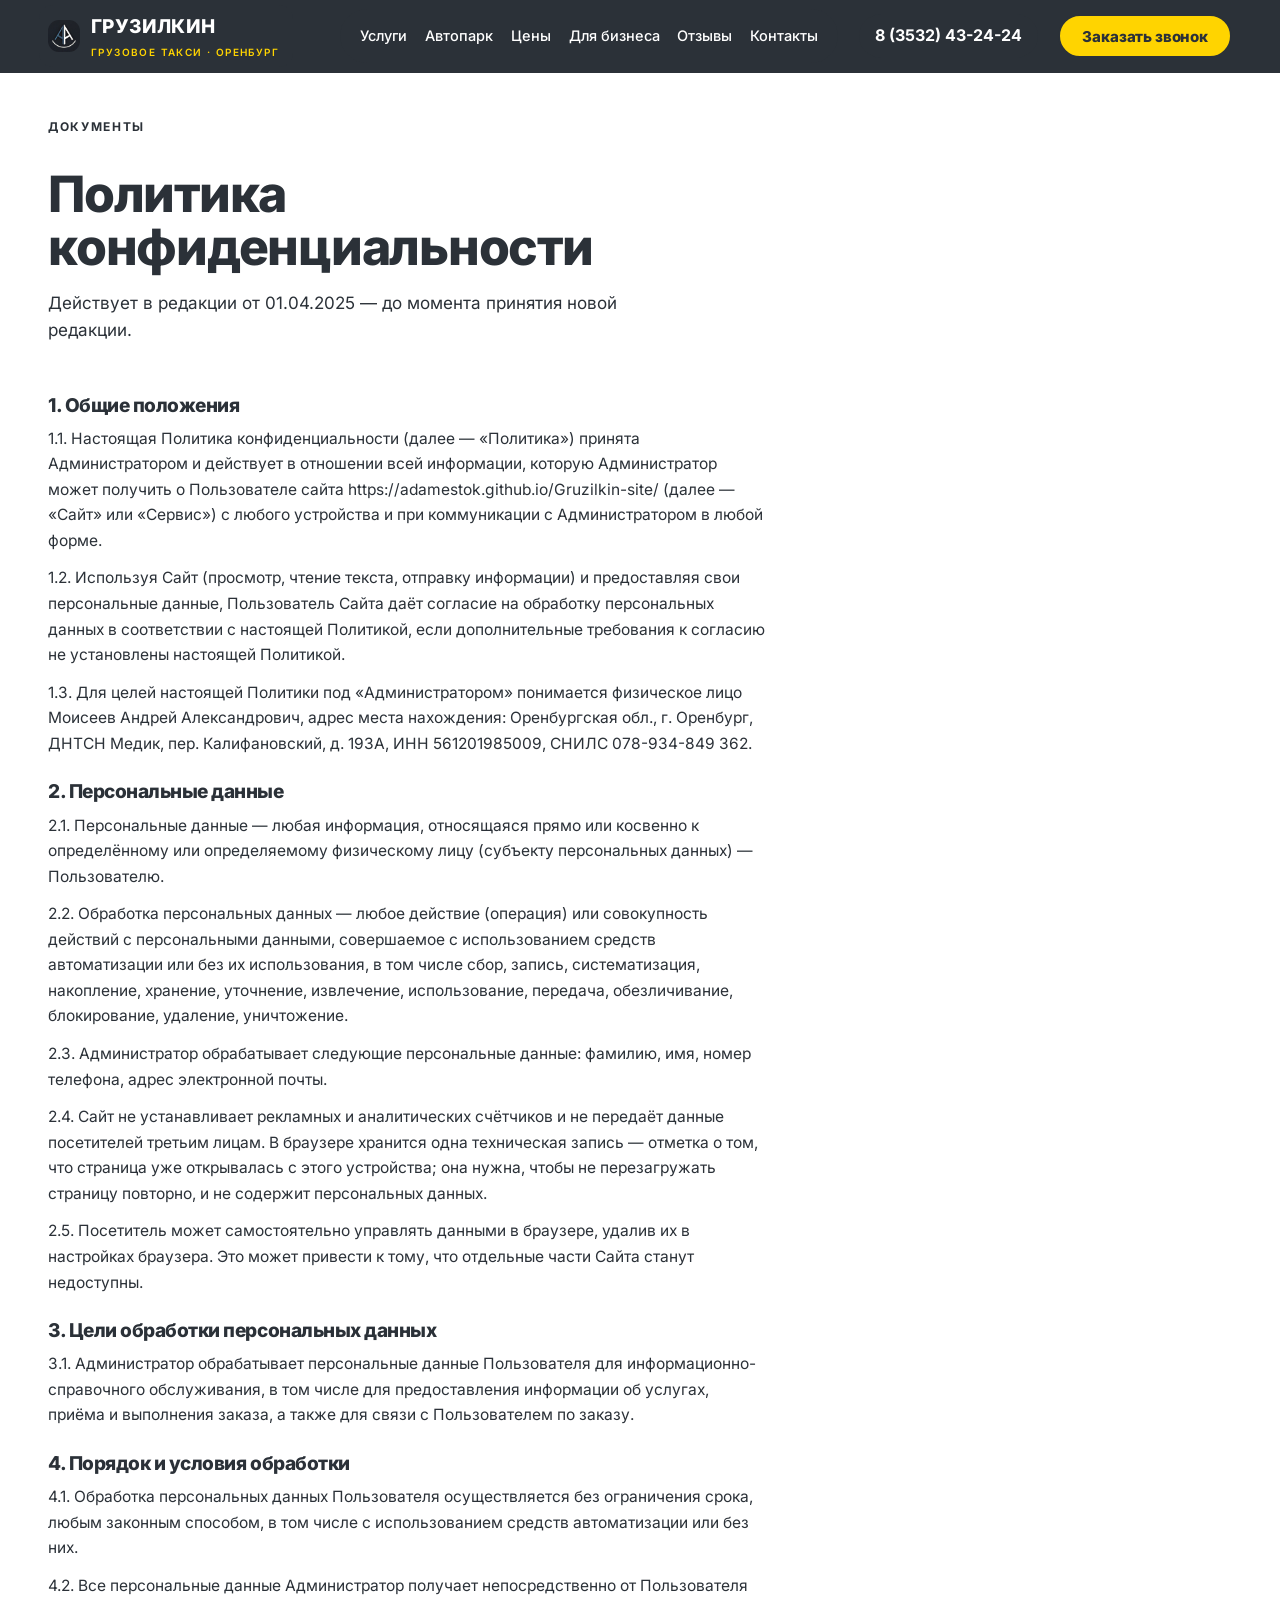
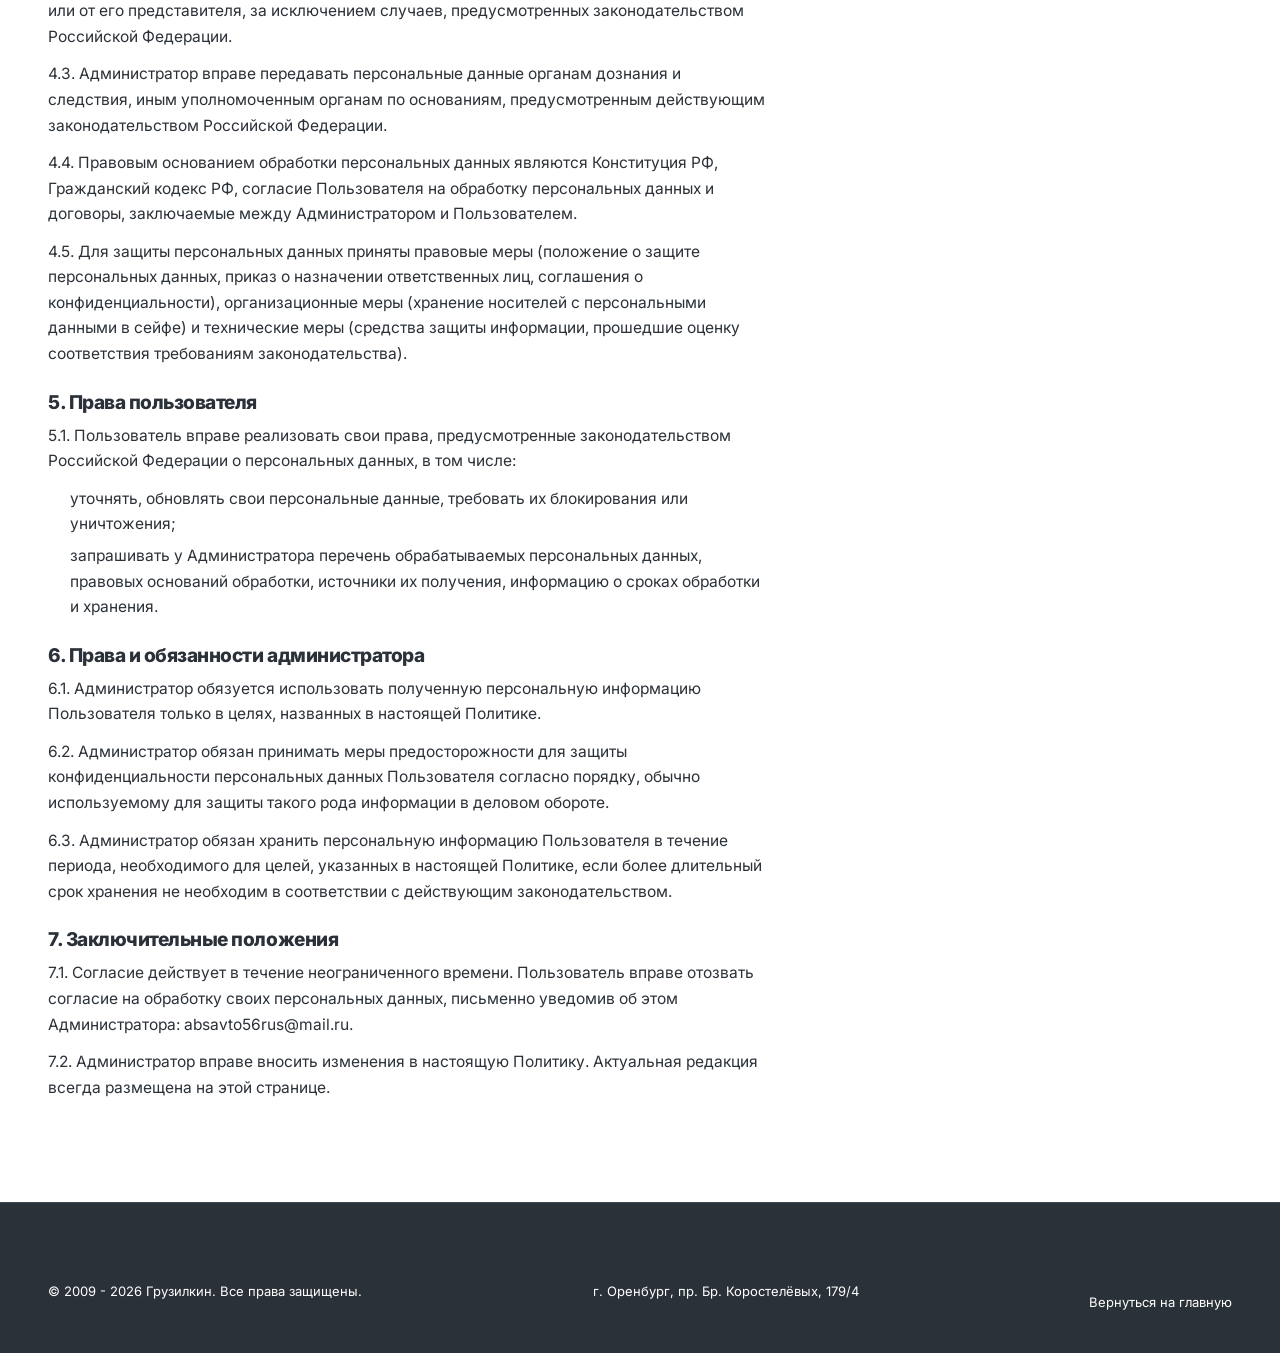
<file: policy.html>
<!DOCTYPE html>
<html lang="ru">
<head>
<meta charset="utf-8">
<meta name="viewport" content="width=device-width, initial-scale=1, viewport-fit=cover">
<meta name="gruzilkin-build" content="1793551200001">
<title>Грузовое такси с грузчиками в Оренбурге — 8 (3532) 43-24-24 · Грузилкин</title>
<meta name="description" content="Грузовое такси и грузчики в Оренбурге с 2009 года. Подача газели от 15 минут, 100+ машин, 8 (3532) 43-24-24.">
<meta property="og:type" content="website">
<meta property="og:title" content="Грузовое такси с грузчиками в Оренбурге — Грузилкин">
<meta property="og:description" content="Подача газели от 15 минут, 100+ машин, ночные и дальние перевозки, бесплатная страховка груза.">
<!-- панель браузера на телефоне: цвет шапки, иначе сверху мелькнет чёрная полоса -->
<meta name="theme-color" content="#2B3138">
<link rel="canonical" href="https://adamestok.github.io/Gruzilkin-site/">

<script type="application/ld+json">
{
  "@context": "https://schema.org",
  "@type": "TaxiService",
  "name": "Грузилкин",
  "legalName": "ООО «ТРАНС-МИГ24»",
  "taxID": "5611080930",
  "description": "Грузовое такси и грузчики в Оренбурге с 2009 года. Собственный автопарк более 100 машин.",
  "telephone": "+7 (3532) 43-24-24",
  "email": "absavto56rus@mail.ru",
  "priceRange": "1800–4350 ₽/час",
  "foundingDate": "2009",
  "address": {
    "@type": "PostalAddress",
    "streetAddress": "проспект Братьев Коростелёвых, 179/4",
    "addressLocality": "Оренбург",
    "postalCode": "460003",
    "addressCountry": "RU"
  },
  "openingHoursSpecification": {
    "@type": "OpeningHoursSpecification",
    "dayOfWeek": ["Monday","Tuesday","Wednesday","Thursday","Friday","Saturday","Sunday"],
    "opens": "08:30",
    "closes": "23:30"
  },
  "aggregateRating": {
    "@type": "AggregateRating",
    "ratingValue": "4.8",
    "reviewCount": "191"
  }
}
</script>
<script type="application/ld+json">
{
  "@context": "https://schema.org",
  "@type": "FAQPage",
  "mainEntity": [
    {"@type":"Question","name":"Сколько стоит Газель с грузчиками?","acceptedAnswer":{"@type":"Answer","text":"Газель 3 метра — 1 800 ₽/час, грузчик — 900 ₽/час за человека. Итог диспетчер называет после уточнения адресов."}},
    {"@type":"Question","name":"Как быстро приедет машина?","acceptedAnswer":{"@type":"Answer","text":"По городу газель подаём от 15 минут."}},
    {"@type":"Question","name":"Можно ли заказать машину ночью?","acceptedAnswer":{"@type":"Answer","text":"Да, диспетчерская принимает заявки ежедневно с 8:30 до 23:30, перевозки бывают и ночные."}},
    {"@type":"Question","name":"Сколько стоит грузчик?","acceptedAnswer":{"@type":"Answer","text":"От 900 ₽/час за человека."}},
    {"@type":"Question","name":"Работаете ли с НДС?","acceptedAnswer":{"@type":"Answer","text":"Работаем с НДС и без НДС, безналичный расчёт."}},
    {"@type":"Question","name":"Можно ли заказать перевозку по России?","acceptedAnswer":{"@type":"Answer","text":"Да, догруз попутными машинами и междугородние перевозки."}}
  ]
}
</script>

<style>
/* ============================================================
   ГРУЗИЛКИН — ДИЗАЙН-СИСТЕМА
   Один акцент, чёрный с белым, серый только для второстепенного
   текста. Никаких разноцветных блоков: фон белый или чёрный.
   ============================================================ */

@font-face{font-family:"Inter";font-style:normal;font-weight:400 800;font-display:swap;src:url([data-uri]) format("woff2");unicode-range:U+0000-00FF,U+0131,U+0152-0153,U+02BB-02BC,U+02C6,U+02DA,U+02DC,U+0304,U+0308,U+0329,U+2000-206F,U+20AC,U+2122,U+2191,U+2193,U+2212,U+2215,U+FEFF,U+FFFD}@font-face{font-family:"Inter";font-style:normal;font-weight:400 800;font-display:swap;src:url([data-uri]) format("woff2");unicode-range:U+0301,U+0400-045F,U+0490-0491,U+04B0-04B1,U+2116}

:root{
  /* ГРАФИТ И ЖЁЛТЫЙ — ДВА ОСНОВНЫХ ЦВЕТА */
  --black:#2B3138;           /* графит: холодный тёмно-серый */
  --graphite-2:#353C44;      /* карточки на тёмном */
  --graphite-3:#414952;      /* границы на тёмном */
  --white:#FFFFFF;
  --accent:#FFD400;          /* единственный цветной акцент */
  --accent-ink:#1A1E23;      /* текст на жёлтом — почти чёрный */

  /* Серого в тексте нет: пользователь просил убрать серые
     буквы совсем. Там, где фон графитовый, текст белый; там,
     где фон белый, текст графитовый. Оба цвета — из палитры,
     и оба читаются с контрастом 13 против нормы 4.5.
     Границы остаются серыми: --line и --line-d ниже, рамки
     и разделители без этого слиплись бы с фоном. */
  --gray-1:#2B3138;          /* на белом — графит, не серый */
  --gray-2:#FFFFFF;          /* на графите — белый */
  --line:#E5E7EB;            /* граница на белом */
  --line-d:#414952;          /* граница на графите */

  --maxw:1280px;
  --pad:clamp(20px,4vw,48px);
  --r:14px;
  --r-lg:20px;
  --ff:"Inter",system-ui,-apple-system,"Segoe UI",Roboto,sans-serif;
  --ease:cubic-bezier(.22,.61,.36,1);
}

*,*::before,*::after{box-sizing:border-box}
html{-webkit-text-size-adjust:100%;scroll-behavior:smooth;scroll-padding-top:76px;
  /* текст выезжает за край — срезаем, иначе документ шире окна */
  overflow-x:clip}
body{
  margin:0;background:var(--white);color:var(--black);
  font-family:var(--ff);font-size:17px;line-height:1.6;
  -webkit-font-smoothing:antialiased;overflow-x:hidden;
}
img{max-width:100%;display:block}
a{color:inherit;text-decoration:none}
button,input,select,textarea{font:inherit;color:inherit}
button{cursor:pointer;background:none;border:0}
h1,h2,h3{margin:0;font-weight:800;line-height:1.06;letter-spacing:-.025em}
p{margin:0}
ul{margin:0;padding:0;list-style:none}
::selection{background:var(--accent);color:var(--accent-ink)}
:focus-visible{outline:2px solid var(--accent);outline-offset:3px;border-radius:4px}

.wrap{max-width:var(--maxw);margin:0 auto;padding:0 var(--pad)}

/* ── кнопки: ровно два состояния, как в ТЗ ── */
.btn{
  display:inline-flex;align-items:center;justify-content:center;gap:10px;
  min-height:56px;padding:0 30px;border-radius:var(--r);
  font-size:15.5px;font-weight:700;letter-spacing:.01em;
  transition:transform .18s var(--ease),background .2s,box-shadow .2s;
  white-space:nowrap;
}
/* главный CTA — жёлтый */
.btn--main{background:var(--accent);color:var(--accent-ink);box-shadow:0 6px 24px rgba(255,212,0,.28)}
.btn--main:hover{transform:translateY(-2px);box-shadow:0 12px 32px rgba(255,212,0,.4)}
.btn--main:active{transform:translateY(0) scale(.99)}
/* вторичный CTA — контур */
.btn--ghost{background:transparent;color:var(--black);border:1.5px solid var(--black)}
.btn--ghost:hover{background:var(--black);color:var(--white)}
.btn--ghost:active{transform:scale(.99)}
/* на чёрном фоне */
/* Кнопка оформления — это кнопка, а не ссылка: адреса у
   оформления нет. Браузер по умолчанию рисует у <button> свою
   рамку и свой шрифт, поэтому возвращаем те же, что у ссылок. */
button[data-order-open]{border:0;font-family:inherit;cursor:pointer}

.btn--on-dark{background:transparent;color:var(--white);border:1.5px solid var(--gray-2)}
.btn--on-dark:hover{background:var(--accent);color:var(--accent-ink);border-color:var(--accent)}
.btn svg{width:18px;height:18px;flex:0 0 18px}

/* ── шапка ── */
/* ── шапка таксишная: шахматка ──
   Раньше фон был белый, и шапка выглядела как шапка любого
   сайта. Теперь это жёлто-графитовая шахматка — та самая, какой
   обшивают борт такси. Узор нарисован средствами CSS: картинка
   в самом видном месте страницы стоила бы лишнего запроса.

   Чёрным берём графит #2B3138, а не чистый чёрный: он уже есть
   в палитре, и третий цвет на сайте не появляется.

   Под каждым элементом шапки — своя подложка. Буквы тёмные, а
   клетки под ними и жёлтые, и графитовые: без подложки имя
   компании пропадало бы на тёмной клетке. Сделано так же, как на
   борту: надпись лежит на панели, а шахматка идёт вокруг. */
.topbar{
  background:var(--black);
  border-bottom:1px solid var(--black);
}
.topbar.is-stuck{
  background:var(--black);
  backdrop-filter:none;
}

/* Подложки элементов шапки */
.topbar .brand{
  background:var(--black);border-radius:14px;
  padding:7px 14px 7px 9px;margin-left:-9px;
}
.topbar .brand__name{color:var(--white)}
.topbar .brand__sub{color:var(--accent)}
.topbar .nav{
  background:var(--black);border-radius:999px;
  padding:9px 20px;
}
.topbar .nav a{color:var(--white)}
.topbar .hdr-tel{
  background:var(--black);border-radius:999px;
  padding:9px 16px;color:var(--white);
}

.topbar{
  position:fixed;inset:0 0 auto;z-index:1100;
  border-bottom:1px solid var(--black);
  transition:background .3s var(--ease),border-color .3s;
}
.topbar__in{
  max-width:var(--maxw);margin:0 auto;padding:0 var(--pad);
  height:72px;display:flex;align-items:center;gap:clamp(12px,1.6vw,28px);
}
.brand{display:flex;align-items:center;gap:11px;flex:0 0 auto}
.brand__mark{width:32px;height:32px;flex:0 0 32px;border-radius:11px;object-fit:cover}
.brand__name{font-size:19px;font-weight:800;letter-spacing:.02em}
.brand__sub{display:block;font-size:10px;font-weight:600;letter-spacing:.14em;
  text-transform:uppercase;color:var(--gray-1);margin-top:1px}
.nav{margin-left:auto;display:flex;align-items:center;gap:clamp(10px,1.4vw,24px)}
.nav a{font-size:14.5px;font-weight:500;position:relative;padding:6px 0;color:var(--black)}
.nav a::after{content:"";position:absolute;left:0;bottom:0;height:2px;width:100%;
  background:var(--accent);transform:scaleX(0);transform-origin:right;
  transition:transform .28s var(--ease)}
.nav a:hover::after,.nav a:focus-visible::after{transform:scaleX(1);transform-origin:left}
.hdr-tel{display:none;align-items:center;gap:8px;font-size:16px;font-weight:700;
  color:var(--black);white-space:nowrap}
.hdr-tel svg{width:16px;height:16px;color:var(--accent)}
.hdr-cta{display:none}

/* Моргающая жёлтая кнопка в шапке: Заказать Газель -> tel:83532832424 */
@keyframes btn-blink-pulse {
  0%, 100% {
    box-shadow: 0 0 0 0 rgba(255, 212, 0, 0.8), 0 3px 10px rgba(0, 0, 0, 0.15);
    transform: scale(1);
    opacity: 1;
    filter: brightness(1);
  }
  50% {
    box-shadow: 0 0 18px 6px rgba(255, 212, 0, 0.95), 0 4px 14px rgba(0, 0, 0, 0.22);
    transform: scale(1.04);
    opacity: 0.94;
    filter: brightness(1.18);
  }
}
/* Мигание кнопок заказа.
   Тот же эффект, что у кнопки в шапке: жёлтое свечение, лёгкий
   масштаб и яркость, цикл 1,3 секунды. Класс .btn--order стоит
   только на кнопках «Оформить заказ», поэтому ссылки на отзывы
   (тоже .btn--ghost) не загораются. */
.btn--order:not(.btn-blink-order){
  animation: btn-blink-pulse 1.3s infinite ease-in-out;
}
@media (prefers-reduced-motion:reduce){
  .btn--order{animation:none!important}
}

.btn-blink-order{
  display: inline-flex;
  align-items: center;
  justify-content: center;
  background-color: var(--accent);
  color: var(--black) !important;
  font-weight: 800;
  font-size: 15px;
  line-height: 1;
  min-height: 44px;
  padding: 10px 22px;
  border-radius: 999px;
  text-decoration: none;
  white-space: nowrap;
  letter-spacing: -0.01em;
  border: 2px solid var(--black);
  animation: btn-blink-pulse 1.3s infinite ease-in-out;
  cursor: pointer;
  margin-left: auto;
  margin-right: 8px;
  transition: transform .2s ease;
}
.btn-blink-order:hover {
  transform: scale(1.06);
  filter: brightness(1.1);
}
@media (max-width: 640px) {
  .btn-blink-order {
    font-size: 13.5px;
    min-height: 44px;
    padding: 10px 14px;
    margin-left: 12px;
    margin-right: 0;
  }
}

/* фиксированные маскоты (Заяц и Бык) в полный рост страницы */
.mascot-side{
  /* z-index 1, а не 99: маскоты должны быть ПОД текстом. Слои
     первого экрана — фотография с затемнением (0), маскоты (1),
     текст (2). При 99 заяц рисовался поверх белого заголовка:
     белым по белому контраст падал до 1,03 при норме 4,5. */
  position:fixed;top:72px;bottom:0;z-index:1;
  pointer-events:none;user-select:none;
  display:flex;align-items:flex-end;
  filter:drop-shadow(0 6px 22px rgba(0,0,0,.35));
}
.mascot-side--left{left:0;justify-content:flex-start}
.mascot-side--right{right:0;justify-content:flex-end}
.mascot-side img{
  /* Высота задаёт размер, ширина следует из пропорций картинки.
     Раньше стоял потолок ширины min(360px,20vw): бык вшит
     446×800 и при полной высоте требует 513px, а получал
     336 — его сжимало поперёк, и рядом оставалась пустота.
     Теперь картинка занимает ровно столько места, сколько
     нужно, и растянута на всю высоту страницы. */
  height:calc(100vh - 76px);max-height:92vh;
  width:auto;max-width:none;
  object-fit:contain;display:block;
}
@media (max-width:1380px){.mascot-side{display:none}}

/* ── секции ── */
.sec{padding:clamp(64px,7vw,112px) 0;position:relative;scroll-margin-top:84px}
.sec--dark{background:var(--black);color:var(--white)}
.sec--dark .nav a{color:var(--white)}

/* надзаголовок */
.eyebrow{
  display:inline-block;font-size:12px;font-weight:700;letter-spacing:.14em;
  text-transform:uppercase;color:var(--gray-1);margin-bottom:16px;
}
.sec--dark .eyebrow{color:var(--gray-2)}
.shead{display:grid;gap:16px;margin-bottom:clamp(32px,4vw,56px)}
.shead h2{font-size:clamp(30px,4.2vw,50px);max-width:18ch}
.shead p{font-size:17px;color:var(--gray-1);max-width:56ch}
.sec--dark .shead p{color:var(--gray-2)}
/* на тёмном фоне текст всегда белый: тёмный серый на графите
   давал 3.4 — ниже порога для мелкого текста. Плюс заказчик
   просил убрать серые буквы совсем. */
.hero .eyebrow,.hero__sub,.hero__types span,.hero__trust,
.calc .eyebrow,.calc__note,.calc__total span,
.work .eyebrow,.work .shead p,
.fin .eyebrow,.fin p,.fin__hours,
.foot .eyebrow,.foot__list a,.foot__bot,.foot__s{color:var(--gray-2)}
.shead--mid{justify-items:center;text-align:center}
.shead--mid h2,.shead--mid p{margin-left:auto;margin-right:auto}

/* ── первый экран ── */
.hero{padding:0;background:var(--black);color:var(--white);position:relative;overflow:hidden}
.hero__in{
  max-width:var(--maxw);margin:0 auto;padding:104px var(--pad) 0;
  display:grid;gap:clamp(28px,3vw,48px);align-items:center;
}
/* Широкий экран: текст слева, фото справа — как в ТЗ п.7.
   В одну колонку фото вставало под текстом, и первый экран
   вытягивался до 1130px при высоте окна 850. */
/* Фото теперь фон, отдельной колонки ему не нужно. Ширину текста
   ограничиваем, иначе строка доверия растягивается через весь
   экран поверх машины. */
@media (min-width:1101px){
  .hero__in{grid-template-columns:minmax(0,1fr)}
  .hero__txt{max-width:640px}
  .hdr-tel{display:flex}
  .btn-blink-order{margin-left:0;margin-right:0}
}
.hero__eyebrow{
  font-size:12px;font-weight:700;letter-spacing:.16em;text-transform:uppercase;
  color:var(--gray-2);margin-bottom:20px;
}
.hero__h1{font-size:clamp(38px,5.6vw,72px);line-height:1.02;letter-spacing:-.03em}
.hero__h1 em{font-style:normal;color:var(--accent)}
.hero__price{
  display:flex;align-items:baseline;gap:12px;margin-top:26px;
  font-size:clamp(28px,3.4vw,42px);font-weight:800;letter-spacing:-.02em;
}
.hero__price small{font-size:15px;font-weight:500;color:var(--gray-2);letter-spacing:0}
.hero__sub{margin-top:14px;font-size:17px;color:var(--gray-2);max-width:44ch}
.hero__types{
  display:flex;flex-wrap:wrap;gap:8px;margin-top:24px;
}
.hero__types span{
  font-size:13px;font-weight:600;padding:8px 14px;border-radius:999px;
  border:1px solid var(--line-d);color:var(--gray-2);
}
.hero__cta{display:flex;flex-wrap:wrap;gap:12px;margin-top:32px}
.hero__trust{
  display:flex;flex-wrap:wrap;gap:10px 26px;margin-top:28px;
  padding-top:22px;border-top:1px solid var(--line-d);
  font-size:14px;color:var(--gray-2);
}
/* align-items:flex-start и отступ сверху прижимают точку к
   первой строке. При align-items:center точка выравнивалась по
   центру блока, а когда пункт переносился на две строки — вставала
   прямо между ними. Клиент на телефоне читал бы текст, перечёркнутый
   точкой, и проверка контраста считала бы жёлтый цвет фоном. */
.hero__trust span{display:flex;align-items:flex-start;gap:8px}
.hero__trust i{
  width:5px;height:5px;border-radius:50%;background:var(--accent);
  flex:0 0 5px;margin-top:.55em;
}
/* фото: справа, выходит за сетку */
/* Фон первого экрана: машина компании, кадр прислан владельцем.
   Затемнение слева направо — обязательное: заголовок белый, а на
   снимке светлый борт и кирпичная стена. Без затемнения контраст
   белого по кирпичу около 2:1, текст не читался бы. */
.hero__bg{
  position:absolute;inset:0;z-index:0;
  /* Фото растянуто на всю секцию: снимок 1446×1087, и при cover
     по краям уходили верх и низ с машиной и башней — номер на
     борту мог оказаться за краем кадра. На узких экранах, где
     искажение пропорций заметно, возвращаем cover. */
  background-image:url(__BG_DESKTOP__);
  background-size:100% 100%;background-position:center;
  background-repeat:no-repeat;
}
.hero__bg::before{
  content:"";position:absolute;inset:0;
  /* Затемнение сделали равномерным и слабым: раньше слева стояло
     0.94, и снимок под текстом гас совсем — фон был, но глава на
     фоне не читалась, а это главное, ради чего фото и вшито.
     Теперь слева 0.74, к центру спад до 0.26, а дальше фотография
     почти не тронута: машина, борт и башня видны целиком.
     Порог 4.5:1 проверяется замером по пикселям, tools/check_photo_contrast.js. */
  background:linear-gradient(96deg,
    rgba(43,49,56,0.74) 0%,
    rgba(43,49,56,0.62) 26%,
    rgba(43,49,56,0.46) 46%,
    rgba(43,49,56,0.26) 58%,
    rgba(43,49,56,0.10) 70%,
    rgba(43,49,56,0.02) 82%,
    rgba(43,49,56,0) 100%);
}
.hero__bg::after{
  content:"";position:absolute;inset:0;
  /* Чуть затемнить фото по всей площади: добавляем одинаковую
     прозрачную подложку ко всем стопам, поверх — прежнее
     затемнение снизу. Слой слабый: жёлтый номер на чёрном
     борту остаётся резким (проверяется замером). */
  background:
    linear-gradient(180deg,rgba(43,49,56,0.08) 0%,rgba(43,49,56,0.08) 26%,rgba(43,49,56,0.08) 62%,rgba(43,49,56,0.58) 100%);
}
/* текст и кнопки — над фоном */
.hero__txt{position:relative;z-index:2}
/* Подложка под текстом. Затемнение фотографии лежит под
   маскотами и осветлить их не может, поэтому под буквами
   кладём свою мягкую тень. Она рисуется поверх маскотов и
   под текстом: белые буквы читаются всегда, а сами фигуры
   остаются видны по краям. */
.hero__txt::before{
  content:"";position:absolute;z-index:-1;
  inset:-56px -90px -48px -60px;
  /* Радиус по горизонтали 72%, а не 120%: при 120% эллипс выходил за
     правый край блока и обрывался на границе x≈858px — поперёк фото
     шла вертикальная полоса. Теперь градиент гаснет внутри блока,
     и подложка не видна вовсе. */
  background:radial-gradient(72% 100% at 22% 46%,
    rgba(18,21,25,.78) 0%,rgba(18,21,25,.62) 45%,
    rgba(18,21,25,.34) 72%,rgba(18,21,25,0) 100%);
}

/* ── быстрый калькулятор ── */
.calc{background:var(--black);color:var(--white)}
.calc__row{
  display:grid;gap:16px;align-items:end;
  grid-template-columns:repeat(4,minmax(0,1fr)) auto;
  padding:26px;border:1px solid var(--line-d);border-radius:var(--r-lg);
}
.fld{display:grid;gap:8px;min-width:0}
.fld label{font-size:12px;font-weight:600;letter-spacing:.1em;text-transform:uppercase;color:var(--gray-2)}
.fld select,.fld input{
  width:100%;min-height:52px;padding:0 14px;border-radius:var(--r);
  background:#3A4149;border:1px solid var(--line-d);color:var(--white);
  font-size:15.5px;font-weight:600;
}
.fld select{-webkit-appearance:none;appearance:none;
  background-image:url("data:image/svg+xml,%3Csvg xmlns='http://www.w3.org/2000/svg' width='14' height='14' fill='none' stroke='%23FFFFFF' stroke-width='2'%3E%3Cpath d='M2 5l5 5 5-5'/%3E%3C/svg%3E");
  background-repeat:no-repeat;background-position:right 14px center;padding-right:38px}
.stepper{display:flex;align-items:center;min-height:52px;
  background:#3A4149;border:1px solid var(--line-d);border-radius:var(--r);overflow:hidden}
/* кнопки счётчика светлые: на графитовом поле серые давали 4.07 */
.stepper button{width:48px;height:52px;display:grid;place-items:center;
  color:#FFFFFF;font-size:22px;font-weight:600;transition:background .18s,color .18s}
.stepper button:hover{background:var(--accent);color:var(--accent-ink)}
.stepper output{flex:1;text-align:center;font-size:17px;font-weight:700}
.calc__total{display:grid;gap:4px;justify-items:end;min-width:180px}
.calc__total span{font-size:12px;font-weight:600;letter-spacing:.1em;text-transform:uppercase;color:var(--gray-2)}
.calc__total b{font-size:clamp(28px,3vw,38px);font-weight:800;letter-spacing:-.02em;color:var(--accent)}
.calc__cta{min-width:200px}
.calc__note{margin-top:18px;font-size:14px;color:var(--gray-2);max-width:76ch}
.calc__rows{display:none}
.calc__det{margin-top:14px;font-size:14px;color:var(--gray-2)}
.calc__det .row{display:flex;justify-content:space-between;gap:16px;padding:5px 0}
.calc__det .row b{color:var(--white)}

/* ── услуги ── */
.svcs{display:grid;gap:16px}
.svc{
  display:grid;gap:14px;padding:clamp(24px,2.8vw,36px);
  /* Контур всегда тёмный: по просьбе рамка не должна зависеть
     от наведения. Раньше при наведении она становилась
     тёмной, в покое была почти незаметной. Теперь наведение
     только приподнимает карточку и усиливает тень. */
  border:1.5px solid var(--black);border-radius:var(--r-lg);
  background:var(--white);
  box-shadow:0 14px 34px rgba(43,49,56,0.22), 0 2px 6px rgba(43,49,56,0.08);
  transition:transform .25s var(--ease),box-shadow .25s;
}
.svc:hover{transform:translateY(-4px);
  box-shadow:0 22px 50px rgba(43,49,56,0.36), 0 4px 12px rgba(43,49,56,0.12)}
.svc__n{font-size:13px;font-weight:800;letter-spacing:.1em;color:var(--accent-ink);
  background:var(--accent);width:34px;height:34px;display:grid;place-items:center;border-radius:9px}
.svc h3{font-size:clamp(20px,2.2vw,26px);letter-spacing:-.02em}
.svc p{font-size:15px;color:var(--gray-1);line-height:1.55}
.svc__list{display:flex;flex-wrap:wrap;gap:7px}
.svc__list span{font-size:13px;font-weight:500;padding:6px 11px;border-radius:999px;
  background:#F3F4F6;color:var(--gray-1)}
.svc__go{display:inline-flex;align-items:center;gap:8px;font-size:14.5px;font-weight:700;
  margin-top:auto;padding-top:6px}
.svc__go svg{width:16px;height:16px;transition:transform .25s var(--ease)}
.svc:hover .svc__go svg{transform:translateX(4px)}

/* ── фотогалерея реальной работы ── */
.work{background:var(--black);color:var(--white)}
.work__grid{display:grid;gap:12px;grid-template-columns:repeat(2,minmax(0,1fr))}
.work__i{position:relative;overflow:hidden;border-radius:var(--r-lg);background:#23282E}
.work__i img{width:100%;height:100%;object-fit:cover;
  transition:transform .5s var(--ease)}
.work__i:hover img{transform:scale(1.04)}
.work__i:first-child{grid-column:1/-1;aspect-ratio:16/9}
.work__i:not(:first-child){aspect-ratio:4/3}
.work__cap{position:absolute;left:0;bottom:0;right:0;padding:28px 18px 14px;
  background:linear-gradient(0deg,rgba(0,0,0,.82),transparent);
  font-size:13.5px;font-weight:600}

/* ── доверие и бизнес ── */
.biz{background:var(--white)}
.biz__grid{display:grid;gap:32px}
.biz__f{display:grid;grid-template-columns:repeat(2,minmax(0,1fr));gap:1px;
  background:var(--line);border:1px solid var(--line);border-radius:var(--r-lg);overflow:hidden}
.biz__f div{background:var(--white);padding:18px;font-size:14.5px;font-weight:700;
  display:flex;align-items:center;gap:10px}
.biz__f svg{width:18px;height:18px;color:var(--accent-ink)}
.biz__note{font-size:15px;color:var(--gray-1);max-width:52ch}
/* политика конфиденциальности */
.policy__doc{max-width:72ch;font-size:15.5px;line-height:1.65;color:var(--gray-1)}
.policy__doc h3{font-size:19px;margin:26px 0 10px}
.policy__doc h3:first-child{margin-top:0}
.policy__doc p{margin:0 0 12px}
.policy__doc ul{margin:0 0 12px;padding-left:22px}
.policy__doc li{margin-bottom:6px}


/* ── грузчики ──
   Карточки повторяют секцию услуг, чтобы рядом с автопарком
   смотрелись своими. Нижняя плашка — цена и кнопка. */
.loaders .svcs{margin-top:6px}
.loaders__note{
  display:flex;flex-wrap:wrap;align-items:center;justify-content:space-between;
  gap:18px;margin-top:26px;padding:20px 22px;
  border:1px solid var(--line);border-radius:var(--r-lg);background:var(--white);
}
.loaders__note p{margin:0;max-width:62ch;font-size:14.5px;color:var(--gray-1)}
/* Важная фраза в плашке грузчиков: подсвечиваем жёлтым,
   чтобы глаз выхватывал её сразу. Жирный шрифт на сером
   для этого не годится: цвет тот же, разница только в
   толщине букв, а на телефоне она не читается. */
.loaders__note .loaders__note-hi{
  display:inline-block;margin:10px 0 0;padding:8px 14px;
  background:var(--accent);color:var(--black);
  font-size:15px;font-weight:700;border-radius:10px;
}
.loaders__note b{color:var(--black)}
@media (max-width:600px){
  .loaders__note{flex-direction:column;align-items:stretch;text-align:center}
  .loaders__note .btn{width:100%}
}

/* ── помощник и иконки связи справа снизу ──
   На телефоне панель «Позвонить / Оформить заказ» уже есть внизу,
   поэтому кнопку телефона там прячем и поднимаем остальные три
   над панелью, чтобы они не перекрывались. */
.dock{position:fixed;right:20px;bottom:20px;z-index:1040;display:none}
html.has-bot .dock{display:block}
.dock__col{display:flex;flex-direction:column;gap:10px;align-items:flex-end}
.dock__b{
  width:52px;height:52px;border-radius:50%;display:grid;place-items:center;
  box-shadow:0 8px 22px rgba(0,0,0,.28);border:1px solid rgba(255,255,255,.25);
  transition:transform .2s var(--ease),filter .2s;
  position:relative;
}
.dock__b:hover{transform:translateY(-2px) scale(1.04);filter:brightness(1.06)}
.dock__b svg{width:26px;height:26px;fill:var(--white)}
.dock__b--wa{background:#25D366}
.dock__b--tg{background:#2AABEE}
.dock__b--tel{background:var(--accent);border-color:var(--black)}
.dock__b--tel svg{fill:var(--black)}
.dock__b--max{background:var(--white);border-color:var(--black)}
.dock__b--max svg{fill:var(--black);width:26px;height:26px}
.dock__b--bot{background:var(--accent);border-color:var(--black);padding:0;overflow:hidden}
.dock__avatar{width:42px;height:42px;object-fit:cover;border-radius:50%;display:block;pointer-events:none}

/* Всплывающие подсказки при наведении слева от кнопки */
.dock__tip{
  position:absolute;right:calc(100% + 12px);top:50%;
  transform:translateY(-50%) translateX(6px);
  background:var(--black);color:var(--white);
  padding:6px 12px;border-radius:8px;
  font-size:13px;font-weight:600;white-space:nowrap;
  pointer-events:none;opacity:0;visibility:hidden;
  transition:opacity .2s var(--ease),transform .2s var(--ease),visibility .2s;
  box-shadow:0 4px 16px rgba(0,0,0,.35);
  border:1px solid rgba(255,255,255,.15);
  z-index:10;
}
.dock__tip::after{
  content:"";position:absolute;left:100%;top:50%;
  transform:translateY(-50%);
  border:5px solid transparent;border-left-color:var(--black);
}
.dock__b:hover .dock__tip{
  opacity:1;visibility:visible;
  transform:translateY(-50%) translateX(0);
}

.bot{
  position:fixed;right:86px;bottom:20px;z-index:1050;
  width:min(380px,calc(100vw - 32px));height:min(540px,72vh);
  background:var(--white);border-radius:var(--r-lg);border:1px solid var(--line);
  box-shadow:0 24px 60px rgba(0,0,0,.34);display:flex;flex-direction:column;overflow:hidden;
}
.bot[hidden]{display:none !important}
.bot__head{display:flex;align-items:center;gap:10px;padding:12px 16px;background:var(--black);color:var(--white)}
.bot__head-avatar{width:32px;height:32px;border-radius:50%;object-fit:cover;background:var(--accent);border:1.5px solid var(--accent);flex-shrink:0}
.bot__ttl{font-weight:800;font-size:15px;line-height:1.25}.bot__ttl small{display:block;font-weight:400;font-size:12px;color:var(--gray-2);margin-top:2px}
.bot__x{margin-left:auto;width:34px;height:34px;border-radius:10px;background:#3A4149;color:var(--white);font-size:20px;line-height:1;cursor:pointer;border:none;display:grid;place-items:center}
.bot__x:hover{background:#414952}
.bot__log{flex:1;overflow-y:auto;padding:14px;display:flex;flex-direction:column;gap:10px;background:var(--white)}
.bot__m{max-width:86%;padding:10px 13px;border-radius:14px;font-size:14.5px;line-height:1.5}
.bot__m--b{background:#F3F4F6;color:var(--black);align-self:flex-start;border-bottom-left-radius:4px}
.bot__m--u{background:var(--accent);color:var(--black);align-self:flex-end;border-bottom-right-radius:4px;font-weight:600}
.bot__m b{font-weight:800}
.bot__m a{color:var(--black);font-weight:700;border-bottom:1.5px solid var(--accent)}
.bot__m ul{margin:6px 0 0;padding-left:18px}
.bot__m li{margin-bottom:3px}
.bot__chips{display:flex;flex-wrap:wrap;gap:8px;padding:0 14px 10px}
.bot__chips:empty{display:none}
.bot__chip{border:1.5px solid var(--black);background:var(--white);color:var(--black);border-radius:999px;padding:8px 13px;font-size:13.5px;font-weight:600;cursor:pointer;min-height:36px}
.bot__chip:hover{background:var(--black);color:var(--white)}
.bot__form{display:flex;gap:8px;padding:12px 14px;border-top:1px solid var(--line)}
.bot__in{flex:1;min-width:0;min-height:46px;border:1.5px solid var(--line);border-radius:12px;padding:0 13px;font-size:15px;font-family:inherit}
.bot__in:focus{outline:2px solid var(--accent);outline-offset:1px;border-color:var(--black)}
.bot__send{width:46px;min-height:46px;border-radius:12px;background:var(--accent);border:1.5px solid var(--black);cursor:pointer;display:grid;place-items:center}
.bot__send svg{width:20px;height:20px;fill:var(--black)}

@media (max-width:700px){
  .dock{right:12px;bottom:86px;z-index:1090}
  .dock__b{width:48px;height:48px}
  .dock__tip{display:none}
  .bot{right:12px;bottom:86px;width:calc(100vw - 24px);height:min(66vh,520px);z-index:1100}
}

/* ── галерея компании ── */
.gal{display:grid;grid-template-columns:repeat(3,1fr);gap:12px}
.gal__i{margin:0;overflow:hidden;border-radius:var(--r);line-height:0}
.gal__i img{width:100%;height:100%;object-fit:cover;transition:transform .35s var(--ease)}
.gal__i:hover img{transform:scale(1.04)}
.gal__i--lg{grid-column:span 2;grid-row:span 2}
.gal__i--wide{grid-column:span 2}
.gal__i--tall{grid-row:span 2}
@media(max-width:700px){
  .gal{grid-template-columns:repeat(2,1fr);gap:8px}
  .gal__i--lg{grid-column:span 2;grid-row:span 1}
  .gal__i--wide{grid-column:span 2}
  .gal__i--tall{grid-row:span 1}
}

/* ── кто нам доверяет ──
   Логотипы показываем как есть, цветными: на старом сайте стоял
   серый фильтр, и половина названий в нём переставала читаться —
   «нам доверяют» должно выглядеть как доверие, а не как архив.
   Рамка нужна, чтобы светлый логотип не сливался с фоном. */
.logos{
  display:grid;grid-template-columns:repeat(auto-fill,minmax(150px,1fr));
  gap:12px;margin-top:8px;
}
.logos__i{
  display:grid;place-items:center;padding:10px 12px;min-height:92px;
  border:1px solid var(--line);border-radius:var(--r);background:var(--white);
  transition:transform .2s var(--ease),box-shadow .2s var(--ease);
}
.logos__i:hover{transform:translateY(-2px);box-shadow:0 10px 24px rgba(43,49,56,.1)}
.logos__i img{max-width:100%;height:auto;display:block}
@media (max-width:700px){
  .logos{grid-template-columns:repeat(2,1fr);gap:8px}
  .logos__i{min-height:76px;padding:8px}
}

/* ── отзывы ── */
.revs{display:grid;gap:16px}
.rev{
  display:grid;gap:14px;padding:clamp(22px,2.4vw,30px);
  border:1px solid var(--line);border-radius:var(--r-lg);background:var(--white);
  align-content:start;
}
.rev__st{display:flex;gap:3px;color:var(--accent)}
.rev__st svg{width:17px;height:17px}
.rev p{font-size:15.5px;line-height:1.6}
.rev__who{display:flex;align-items:center;gap:11px;padding-top:14px;
  border-top:1px solid var(--line)}
.rev__n{font-size:14.5px;font-weight:700}
.rev__s{font-size:12.5px;color:var(--gray-1)}

/* ── FAQ ── */
.faq{display:grid;gap:10px;max-width:840px}
.fq{border:1px solid var(--line);border-radius:var(--r);background:var(--white);overflow:hidden}
.fq__q{width:100%;display:flex;align-items:center;justify-content:space-between;gap:16px;
  padding:18px 20px;text-align:left;font-size:16px;font-weight:700;letter-spacing:-.01em}
.fq__i{width:26px;height:26px;flex:0 0 26px;border-radius:50%;position:relative;
  border:1px solid var(--line);transition:transform .3s var(--ease),background .2s,border-color .2s}
.fq__i::before,.fq__i::after{content:"";position:absolute;top:50%;left:50%;
  background:var(--black);transform:translate(-50%,-50%);transition:opacity .2s}
.fq__i::before{width:11px;height:1.7px}
.fq__i::after{width:1.7px;height:11px}
.fq[open] .fq__i{background:var(--accent);border-color:var(--accent);transform:rotate(180deg)}
.fq[open] .fq__i::before,.fq[open] .fq__i::after{background:var(--accent-ink)}
.fq[open] .fq__i::after{opacity:0}
.fq__a{padding:0 20px 20px;font-size:15px;line-height:1.65;color:var(--gray-1)}
.fq[open] .fq__a{padding-bottom:20px}

/* ── финальный CTA ── */
.fin{background:var(--black);color:var(--white);text-align:center}
.fin h2{font-size:clamp(32px,5vw,60px);letter-spacing:-.03em}
.fin p{margin:18px auto 0;font-size:18px;color:var(--gray-2);max-width:44ch}
.fin__cta{display:flex;flex-wrap:wrap;gap:12px;justify-content:center;margin-top:34px}
.fin__tel{
  display:inline-block;margin-top:32px;font-size:clamp(26px,3.4vw,40px);
  font-weight:800;letter-spacing:-.02em;
}
.fin__tel:hover{color:var(--accent)}
.fin__hours{margin-top:10px;font-size:14px;color:var(--gray-2)}

/* ── подвал ── */
.foot{background:var(--black);color:var(--white);padding:56px 0 28px;
  border-top:1px solid var(--line-d)}
.foot__grid{display:grid;gap:32px;padding-bottom:36px;border-bottom:1px solid var(--line-d)}
.foot__h{font-size:12px;font-weight:700;letter-spacing:.12em;text-transform:uppercase;
  color:var(--gray-2);margin-bottom:14px}
.foot__list{display:grid;gap:2px}
.foot__list a{display:inline-flex;align-items:center;min-height:40px;
  font-size:14.5px;color:var(--gray-2);transition:color .2s}
.foot__list a:hover{color:var(--accent)}
.foot__tel{font-size:22px;font-weight:800;letter-spacing:-.01em;color:var(--white);
  display:inline-flex;align-items:center;min-height:44px}
/* Подпись логотипа в подвале: на чёрном тёмный серый даёт 3.27.
   В шапке та же строка на белом и проходит, поэтому правило
   адресное — только для подвала. */
.foot .brand__sub{color:var(--gray-2);font-size:11px}
.foot__bot{display:flex;flex-wrap:wrap;gap:10px 22px;justify-content:space-between;
  padding-top:22px;font-size:13px;color:var(--gray-2)}

/* ── фиксированная нижняя панель (только мобильные) ── */
.mobar{
  position:fixed;left:0;right:0;bottom:0;z-index:1080;display:none;
  background:var(--white);border-top:1px solid var(--line);
  padding:8px 12px calc(8px + env(safe-area-inset-bottom));
  box-shadow:0 -6px 24px rgba(43,49,56,1);
}
.mobar__in{display:grid;grid-template-columns:1fr 1.2fr;gap:10px;max-width:var(--maxw);margin:0 auto}
.mobar .btn{min-height:52px;padding:0 12px;font-size:15px}

/* ── кнопка озвучки ── */
.sayrow{display:flex;gap:10px;margin:0 0 16px}
.say{width:38px;height:38px;flex:0 0 38px;border-radius:50%;
  display:grid;place-items:center;background:#F3F4F6;border:1px solid var(--line);
  color:var(--black);transition:background .2s,border-color .2s,transform .2s}
.say:hover{background:var(--accent);border-color:var(--accent)}
.say:active{transform:scale(.92)}
.say svg{width:17px;height:17px}
.say .say__stop{display:none}
.say.is-on{background:var(--accent);border-color:var(--accent)}
.say.is-on .say__stop{display:block}
.say.is-on .say__play{display:none}
.sec--dark .say,.hero .say{background:#3A4149;border-color:var(--line-d);color:var(--white)}
.sec--dark .say:hover,.hero .say:hover{background:var(--accent);color:var(--accent-ink)}
html.no-speech .sayrow{display:none}

/* ── появление блоков: только один раз, без повтора ──
   Текст выезжает сбоку: слева направо, поочерёдно с обеих
   сторон. Направление задаёт класс .sx-l или .sx-r, который
   вешает скрипт по порядку элементов: соседние заголовки и
   абзацы едут навстречу друг другу.
   Классы вешает скрипт — без него анимации нет и текст виден. */
.rv{opacity:0;transform:translateX(var(--sx,56px));
  transition:opacity .7s var(--ease),transform .7s var(--ease)}
.rv.is-in{opacity:1;transform:none}
.rv.sx-l{--sx:-56px}
.rv.sx-r{--sx:56px}

/* ============================================================
   АДАПТИВ
   ============================================================ */
/* ============================================================
   ПЕРВЫЙ ЭКРАН: ФОТО ФОНОМ
   Замер: фото отдельным блоком давало высоту первого экрана
   716px. Когда снимок стал фоном, блок исчез и места стало
   больше, чем нужно: высоты ТЗ (700–850) требуют, чтобы текст
   занимал экран, а не пустое место. Поэтому высоту задаём явно.
   ============================================================ */
.hero{min-height:clamp(560px,78vh,700px)}
@media (min-width:1101px){.hero{min-height:clamp(600px,80vh,740px)}}
@media (max-width:1100px){
  .nav{display:none}
  .hdr-tel{display:flex}
  .hero__in{grid-template-columns:1fr}
  .calc__row{grid-template-columns:repeat(2,minmax(0,1fr));}
  .calc__cta{grid-column:1/-1}
  .calc__total{justify-items:start}
  .svcs{grid-template-columns:repeat(2,minmax(0,1fr))}
  .revs{grid-template-columns:repeat(2,minmax(0,1fr))}
  .biz__grid{grid-template-columns:1fr 1fr}
  .foot__grid{grid-template-columns:1fr 1fr}
}
/* ссылки-подписи услуг и политика: по ним жмут, поднимаем до 44px */
.svc__go{min-height:44px;align-items:center}
.foot__bot a{display:inline-flex;align-items:center;min-height:44px}
@media (max-width:860px){
  .hdr-tel{display:none}
  .hdr-cta{display:flex}
}
@media (max-width:600px){
  /* На телефоне отдельный вертикальный кадр: широкий даёт полосу,
     и машина не видна.

     Кадр переснят ровно под пропорцию экрана 390x758 (0.5145)
     вместо прежних 0.462: при несовпадении браузер вырезал
     полосы по высоте и грузовик уезжал под кнопки. Теперь
     пропорции совпадают, кадр показывается целиком, поэтому
     позиция 50% 50% — просто по центру. */
  .hero__bg{
    background-image:url(__BG_MOBILE__);
    background-position:50% 50%;
  }
  .hero__bg::before{
    /* На телефоне текст занимает почти весь экран, поэтому затемнение
       ровное: снимок виден, но буквы читаются поверх него. */
    /* На телефоне текст занял 94.9% ширины, осветлять тут нечего.
       Единственная свободная полоса — верхние 84px, там букв нет:
       её и высветляем. Дальше плотно, чтобы мелкий текст держал
       контраст 4.5 поверх снимка. */
    background:linear-gradient(178deg,
      rgba(43,49,56,0.30) 0%,
      rgba(43,49,56,0.50) 16%,
      rgba(43,49,56,0.56) 45%,
      rgba(43,49,56,0.64) 100%);
  }
  body{font-size:16px}
  .topbar,.topbar.is-stuck{background:var(--black)}
  .topbar__in{height:64px;padding:0 12px;gap:8px}
  .topbar .brand{min-width:0;padding:8px 14px 8px 8px;margin-left:-7px;border-radius:14px}
  .brand__mark{width:36px;height:36px;flex:0 0 36px;border-radius:12px}
  .brand__name{font-size:20px}
  .brand__sub{display:none}
  .btn-blink-order{font-size:12px;min-height:40px;padding:8px 10px;margin-left:12px;margin-right:0}
  .topbar .btn-blink-order{box-shadow:none}

  /* первый экран на телефоне: заголовок, цена, кнопки, фото */
  .hero__in{padding:84px var(--pad) 0;gap:24px}
  /* Заголовок в одну строку. Граница измерена: при 26px он
     влезает в 280px (телефон 320), при 30px — в 320px (360),
     при 33px — в 350px (390). Отсюда 9,1vw минус 3,6px:
     доступная ширина линейна по экрану, поля постоянные. */
  .hero__h1{font-size:clamp(25px,calc(9.1vw - 3.6px),32px);line-height:1.12}
  .hero__price{font-size:clamp(26px,7.5vw,34px);margin-top:20px}
  .hero__sub{font-size:15.5px}
  .hero__types span{font-size:12px;padding:7px 12px}
  .hero__cta{gap:9px;margin-top:24px}
  .hero__cta .btn{flex:1 1 100%;min-height:54px;padding:0 18px;font-size:15.5px}
  /* Блок доверия на телефоне: зазор между пунктами 18 → 14px.
     Замер: последние два пункта занимали 139 + 18 + 194 = 351px при
     доступных 350 — не хватало одного пикселя, и весь список
     разваливался на три ряда. Третий ряд отодвинул последний
     пункт под белую нижнюю панель, текст обрезался на 12px.
     Плюс поджаты отступы сверху и между рядами: на экранах 360 и
     320 в два ряда не встать без уменьшения кегля ниже 12px, а
     ТЗ мелкий шрифт запрещает — значит, плотнее, но читаемо. */
  .hero__trust{font-size:13px;gap:6px 14px;padding-top:14px;margin-top:22px}

  /* ── первый экран на телефоне: всё по центру ──
     На мониторе текст прижат влево, правая половина отдана
     фотографии, и затемнение под текстом плотнее слева. На
     телефоне фотография занимает весь экран, а текст, прижатый
     к левому краю, уезжал в тёмную полосу. Центрируем: текст
     ложится на середину кадра, где машина. */
  .hero__txt{text-align:center;max-width:none;margin:0 auto}
  .hero__eyebrow{justify-content:center}
  .hero__price{justify-content:center}
  .hero__sub{margin-left:auto;margin-right:auto}
  .hero__types{justify-content:center}
  .hero__cta{justify-content:center}
  .hero__cta .btn{flex:1 1 100%}
  .hero__trust{justify-content:center}
  .hero__photo{min-height:190px}
  .say{width:44px;height:44px;flex-basis:44px}

  /* калькулятор становится вертикальным */
  .calc__row{grid-template-columns:1fr;padding:18px;gap:14px}
  .calc__total{justify-items:stretch;padding-top:16px;border-top:1px solid var(--line-d)}
  .calc__cta .btn{width:100%}
  .calc__det .row{font-size:13.5px}
  .stepper{min-height:52px}


  .svcs{grid-template-columns:1fr}
  /* длинные подписи вроде «Отзывы на Яндекс Картах (4,8 ★, 191
     оценка)» или «Рассчитать перевозку для бизнеса» не
     помещались в 320px. Правило общее для всех кнопок в
     секциях: любая длинная надпись вылезет так же. */
  .wrap .btn{max-width:100%;white-space:normal}
  .revs{grid-template-columns:1fr}
  /* узкий экран: колонка не должна раздуваться под содержимое.
     1fr — это minmax(auto,1fr), и колонка не сожмётся уже
     содержимого; minmax(0,1fr) разрешает сжаться. */
  .biz__grid{grid-template-columns:minmax(0,1fr);gap:24px}
  .biz__f{grid-template-columns:minmax(0,1fr)}
  .biz__grid>div{min-width:0}
  .biz__f>div{min-width:0}
  .foot__grid{grid-template-columns:1fr;gap:26px}
  .work__grid{grid-template-columns:1fr}
  .work__i:first-child{grid-column:auto;aspect-ratio:4/3}
  .work__i:not(:first-child){aspect-ratio:4/3}

  .fin__cta .btn{flex:1 1 100%}
  .fin__tel{font-size:28px}

  /* нижняя панель: она же освобождает место у плавающих кнопок */
  .mobar{display:block}
  body{padding-bottom:68px}
  .to-top{display:none}

  .foot{padding-bottom:20px}
  .foot__list a{min-height:44px}
}
@media (prefers-reduced-motion:reduce){
  *{animation:none!important;transition:none!important}
  .rv{opacity:1;transform:none}
  html{scroll-behavior:auto}
}
/* Совсем узкий телефон (до 380px): первый экран по высоте не
   помещался над нижней панелью — блок доверия уходил под неё.
   Уменьшаем верхний отступ и два вертикальных зазора. */
@media (max-width:380px){
  /* подписи бренда при 320px физически некуда деть:
     название компании остаётся, подпись убирается */
  .topbar .brand__sub{display:none}
  .hero__in{padding-top:60px}
  .hero__price{margin-top:14px}
  .hero__cta{margin-top:18px}
  .hero__trust{margin-top:16px;padding-top:12px}
}

@media print{
  .topbar,.mobar,.bot,.to-top,.sayrow{display:none}
  .sec{page-break-inside:avoid}
  .rv{opacity:1;transform:none}
}
</style>

<script>
/* Сверка версии: страница могла прийти из кэша телефона, хотя на
   сервере уже новая. Узнаём это здесь и перезагружаемся. */
(function () {
  var KEY = "gk-build";
  var mineEl = document.querySelector('meta[name="gruzilkin-build"]');
  if (!mineEl) return;
  var mine = mineEl.getAttribute("content") || "";
  try { sessionStorage.setItem(KEY, mine); } catch (e0) {}
  function stamp(v) {
    if (!v) return;
    try { sessionStorage.setItem(KEY, v); } catch (e) {}
    var want = "v=" + encodeURIComponent(v);
    if ((location.search || "").indexOf(want) !== -1) return;
    if (v !== mine) {
      location.replace(location.pathname + "?" + want);
      return;
    }
    try { history.replaceState(null, "", location.pathname + "?" + want + location.hash); } catch (e2) {}
  }
  try {
    var known = sessionStorage.getItem(KEY) || "";
    if (known && known !== mine) stamp(known);
  } catch (e3) {}
  function check() {
    var x = new XMLHttpRequest();
    x.open("GET", location.pathname + "?chk=" + Date.now(), true);
    try { x.setRequestHeader("Cache-Control", "no-store"); } catch (e4) {}
    x.onreadystatechange = function () {
      if (x.readyState !== 4) return;
      if (x.status !== 200 && x.status !== 304) return;
      var m = /name="gruzilkin-build"\s+content="([^"]*)"/.exec(x.responseText || "");
      if (!m) return;
      stamp(m[1]);
    };
    try { x.send(); } catch (e5) {}
  }
  check();
  window.addEventListener("pageshow", function (e) {
    if (!e.persisted) return;
    try {
      var k = sessionStorage.getItem(KEY) || "";
      if (k && k !== mine) { stamp(k); return; }
    } catch (e6) {}
    location.reload();
  });
})();
</script>
</head>
<body>

<!-- Отдельная страница: открывается из подвала в новой вкладке,
     как политика на старом сайте. Собирается из той же головы,
     поэтому стили и шрифты совпадают с главной. -->
<a class="skip" href="#main">К содержанию</a>
<header class="topbar" id="topbar">
  <div class="topbar__in">
    <a class="brand" href="index.html" aria-label="Грузилкин — на главную">
      <img class="brand__mark" src="assets/brand-logo.webp" width="191" height="186" alt="">
      <span>
        <span class="brand__name">ГРУЗИЛКИН</span>
        <span class="brand__sub">Грузовое такси · Оренбург</span>
      </span>
    </a>
    <nav class="nav" aria-label="Основная навигация">
      <a href="index.html#services">Услуги</a>
      <a href="index.html#park">Автопарк</a>
      <a href="index.html#calc">Цены</a>
      <a href="index.html#biz">Для бизнеса</a>
      <a href="index.html#reviews">Отзывы</a>
      <a href="index.html#contacts">Контакты</a>
    </nav>
    <a class="hdr-tel" href="tel:+73532432424">8 (3532) 43-24-24</a>
    <a class="btn-blink-order" href="tel:+73532432424">Заказать звонок</a>
  </div>
</header>
<main id="main">
  <!-- ══════════ ПОЛИТИКА КОНФИДЕНЦИАЛЬНОСТИ ══════════ -->
<section class="sec policy" id="policy">
  <div class="wrap">
    <div class="shead">
      <span class="eyebrow">Документы</span>
      <h2>Политика конфиденциальности</h2>
      <p>Действует в редакции от 01.04.2025 — до момента принятия новой редакции.</p>
    </div>

    <div class="policy__doc">
      <h3>1. Общие положения</h3>
      <p>1.1. Настоящая Политика конфиденциальности (далее — «Политика») принята Администратором и действует в отношении всей информации, которую Администратор может получить о Пользователе сайта https://adamestok.github.io/Gruzilkin-site/ (далее — «Сайт» или «Сервис») с любого устройства и при коммуникации с Администратором в любой форме.</p>
      <p>1.2. Используя Сайт (просмотр, чтение текста, отправку информации) и предоставляя свои персональные данные, Пользователь Сайта даёт согласие на обработку персональных данных в соответствии с настоящей Политикой, если дополнительные требования к согласию не установлены настоящей Политикой.</p>
      <p>1.3. Для целей настоящей Политики под «Администратором» понимается физическое лицо Моисеев Андрей Александрович, адрес места нахождения: Оренбургская обл., г. Оренбург, ДНТСН Медик, пер. Калифановский, д. 193А, ИНН 561201985009, СНИЛС 078-934-849 362.</p>

      <h3>2. Персональные данные</h3>
      <p>2.1. Персональные данные — любая информация, относящаяся прямо или косвенно к определённому или определяемому физическому лицу (субъекту персональных данных) — Пользователю.</p>
      <p>2.2. Обработка персональных данных — любое действие (операция) или совокупность действий с персональными данными, совершаемое с использованием средств автоматизации или без их использования, в том числе сбор, запись, систематизация, накопление, хранение, уточнение, извлечение, использование, передача, обезличивание, блокирование, удаление, уничтожение.</p>
      <p>2.3. Администратор обрабатывает следующие персональные данные: фамилию, имя, номер телефона, адрес электронной почты.</p>
      <p>2.4. Сайт не устанавливает рекламных и аналитических счётчиков и не передаёт данные посетителей третьим лицам. В браузере хранится одна техническая запись — отметка о том, что страница уже открывалась с этого устройства; она нужна, чтобы не перезагружать страницу повторно, и не содержит персональных данных.</p>
      <p>2.5. Посетитель может самостоятельно управлять данными в браузере, удалив их в настройках браузера. Это может привести к тому, что отдельные части Сайта станут недоступны.</p>

      <h3>3. Цели обработки персональных данных</h3>
      <p>3.1. Администратор обрабатывает персональные данные Пользователя для информационно-справочного обслуживания, в том числе для предоставления информации об услугах, приёма и выполнения заказа, а также для связи с Пользователем по заказу.</p>

      <h3>4. Порядок и условия обработки</h3>
      <p>4.1. Обработка персональных данных Пользователя осуществляется без ограничения срока, любым законным способом, в том числе с использованием средств автоматизации или без них.</p>
      <p>4.2. Все персональные данные Администратор получает непосредственно от Пользователя или от его представителя, за исключением случаев, предусмотренных законодательством Российской Федерации.</p>
      <p>4.3. Администратор вправе передавать персональные данные органам дознания и следствия, иным уполномоченным органам по основаниям, предусмотренным действующим законодательством Российской Федерации.</p>
      <p>4.4. Правовым основанием обработки персональных данных являются Конституция РФ, Гражданский кодекс РФ, согласие Пользователя на обработку персональных данных и договоры, заключаемые между Администратором и Пользователем.</p>
      <p>4.5. Для защиты персональных данных приняты правовые меры (положение о защите персональных данных, приказ о назначении ответственных лиц, соглашения о конфиденциальности), организационные меры (хранение носителей с персональными данными в сейфе) и технические меры (средства защиты информации, прошедшие оценку соответствия требованиям законодательства).</p>

      <h3>5. Права пользователя</h3>
      <p>5.1. Пользователь вправе реализовать свои права, предусмотренные законодательством Российской Федерации о персональных данных, в том числе:</p>
      <ul>
        <li>уточнять, обновлять свои персональные данные, требовать их блокирования или уничтожения;</li>
        <li>запрашивать у Администратора перечень обрабатываемых персональных данных, правовых оснований обработки, источники их получения, информацию о сроках обработки и хранения.</li>
      </ul>

      <h3>6. Права и обязанности администратора</h3>
      <p>6.1. Администратор обязуется использовать полученную персональную информацию Пользователя только в целях, названных в настоящей Политике.</p>
      <p>6.2. Администратор обязан принимать меры предосторожности для защиты конфиденциальности персональных данных Пользователя согласно порядку, обычно используемому для защиты такого рода информации в деловом обороте.</p>
      <p>6.3. Администратор обязан хранить персональную информацию Пользователя в течение периода, необходимого для целей, указанных в настоящей Политике, если более длительный срок хранения не необходим в соответствии с действующим законодательством.</p>

      <h3>7. Заключительные положения</h3>
      <p>7.1. Согласие действует в течение неограниченного времени. Пользователь вправе отозвать согласие на обработку своих персональных данных, письменно уведомив об этом Администратора: absavto56rus@mail.ru.</p>
      <p>7.2. Администратор вправе вносить изменения в настоящую Политику. Актуальная редакция всегда размещена на этой странице.</p>
    </div>
  </div>
</section>
</main>
<footer class="foot"><div class="wrap">
  <div class="foot__bot">
    <span>© 2009 - 2026 Грузилкин. Все права защищены.</span>
    <span>г. Оренбург, пр. Бр. Коростелёвых, 179/4</span>
    <a href="index.html">Вернуться на главную</a>
  </div>
</div></footer>
</file>
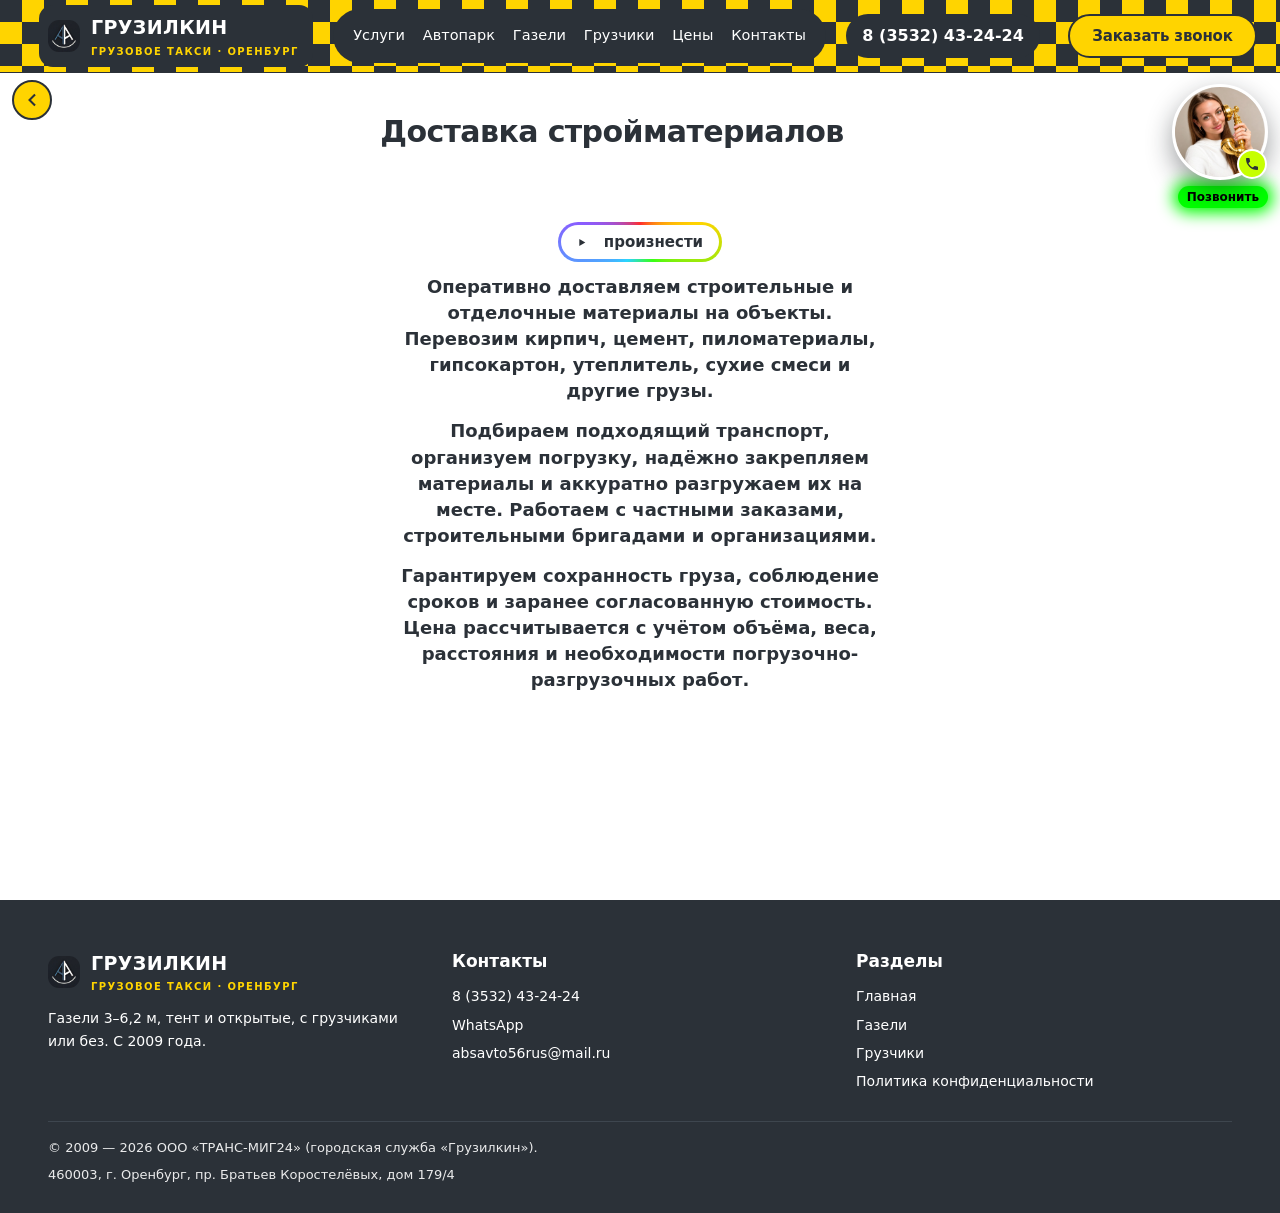
<file: stroymaterialy.html>
<!DOCTYPE html>
<html lang="ru">
<head>
<meta charset="utf-8">
<meta name="viewport" content="width=device-width, initial-scale=1, viewport-fit=cover">
<title>Доставка стройматериалов в Оренбурге — Грузилкин</title>
<meta name="description" content="Доставка кирпича, цемента, пиломатериалов, гипсокартона, утеплителя и сухих смесей. Погрузка, крепление и разгрузка на объекте.">
<meta name="theme-color" content="#2B3138">
<link rel="canonical" href="https://adamestok.github.io/Gruzilkin-site/stroymaterialy.html">
<link rel="stylesheet" href="gazeli.css?v=73">
</head>
<body>
<a class="skip" href="#main" style="position:absolute;left:-9999px">К содержанию</a>

<header class="topbar" id="topbar">
  <div class="topbar__in">
    <a class="brand" href="index.html" aria-label="Грузилкин — на главную">
      <img class="brand__mark" src="assets/brand-logo.webp" width="191" height="186" alt="">
      <span>
        <span class="brand__name">ГРУЗИЛКИН</span>
        <span class="brand__sub">Грузовое такси · Оренбург</span>
      </span>
    </a>
    <nav class="nav" aria-label="Основная навигация">
      <a href="index.html#services">Услуги</a>
      <a href="index.html#park">Автопарк</a>
      <a href="gazeli.html">Газели</a>
      <a href="gruzchiki.html">Грузчики</a>
      <a href="index.html#calc">Цены</a>
      <a href="index.html#contacts">Контакты</a>
    </nav>
    <a class="hdr-tel" href="tel:+73532432424">8 (3532) 43-24-24</a>
    <a class="btn-blink-order" href="tel:+73532432424">Заказать звонок</a>
  </div>
</header>

<a class="back" href="index.html" aria-label="Назад"><svg viewBox="0 0 24 24" aria-hidden="true"><path fill="currentColor" d="M14.5 5.2 7.7 12l6.8 6.8 1.6-1.6L10.9 12l5.2-5.2z"/></svg></a>
<p class="sheet-title is-long is-xlong">Доставка стройматериалов</p>

<a class="hero__call" href="tel:+73532432424" aria-label="Позвонить 8 (3532) 43-24-24">
  <span class="hero__call-face">
    <img class="hero__girl" src="assets/dispatcher.webp" width="1024" height="1024" alt="">
    <span class="hero__call-badge" aria-hidden="true">
      <svg viewBox="0 0 24 24"><path d="M6.6 10.8c1.4 2.8 3.8 5.1 6.6 6.6l2.2-2.2c.3-.3.7-.4 1-.2 1.1.4 2.3.6 3.6.6.6 0 1 .4 1 1V20c0 .6-.4 1-1 1C10.6 21 3 13.4 3 4c0-.6.4-1 1-1h3.5c.6 0 1 .4 1 1 0 1.2.2 2.4.6 3.5.1.4 0 .8-.3 1.1l-2.2 2.2z"/></svg>
    </span>
  </span>
  <span class="hero__call-label">Позвонить</span>
</a>


<main id="main" class="page sheet has-wide-title">
  <div class="sheet-lead">
    <button type="button" class="say-try" data-src="assets/stroymaterialy/say.mp3?v=2" aria-pressed="false"><svg class="say-play" viewBox="0 0 24 24" aria-hidden="true"><path fill="currentColor" d="M8 5.5v13l11-6.5z"/></svg><svg class="say-pause" viewBox="0 0 24 24" aria-hidden="true"><path fill="currentColor" d="M6 5h3.5v14H6zM14.5 5H18v14h-3.5z"/></svg>произнести</button>
    <p><span class="say-w" data-i="0">Оперативно</span> <span class="say-w" data-i="1">доставляем</span> <span class="say-w" data-i="2">строительные</span> <span class="say-w" data-i="3">и</span> <span class="say-w" data-i="4">отделочные</span> <span class="say-w" data-i="5">материалы</span> <span class="say-w" data-i="6">на</span> <span class="say-w" data-i="7">объекты.</span> <span class="say-w" data-i="8">Перевозим</span> <span class="say-w" data-i="9">кирпич,</span> <span class="say-w" data-i="10">цемент,</span> <span class="say-w" data-i="11">пиломатериалы,</span> <span class="say-w" data-i="12">гипсокартон,</span> <span class="say-w" data-i="13">утеплитель,</span> <span class="say-w" data-i="14">сухие</span> <span class="say-w" data-i="15">смеси</span> <span class="say-w" data-i="16">и</span> <span class="say-w" data-i="17">другие</span> <span class="say-w" data-i="18">грузы.</span></p>
    <p><span class="say-w" data-i="19">Подбираем</span> <span class="say-w" data-i="20">подходящий</span> <span class="say-w" data-i="21">транспорт,</span> <span class="say-w" data-i="22">организуем</span> <span class="say-w" data-i="23">погрузку,</span> <span class="say-w" data-i="24">надёжно</span> <span class="say-w" data-i="25">закрепляем</span> <span class="say-w" data-i="26">материалы</span> <span class="say-w" data-i="27">и</span> <span class="say-w" data-i="28">аккуратно</span> <span class="say-w" data-i="29">разгружаем</span> <span class="say-w" data-i="30">их</span> <span class="say-w" data-i="31">на</span> <span class="say-w" data-i="32">месте.</span> <span class="say-w" data-i="33">Работаем</span> <span class="say-w" data-i="34">с</span> <span class="say-w" data-i="35">частными</span> <span class="say-w" data-i="36">заказами,</span> <span class="say-w" data-i="37">строительными</span> <span class="say-w" data-i="38">бригадами</span> <span class="say-w" data-i="39">и</span> <span class="say-w" data-i="40">организациями.</span></p>
    <p><span class="say-w" data-i="41">Гарантируем</span> <span class="say-w" data-i="42">сохранность</span> <span class="say-w" data-i="43">груза,</span> <span class="say-w" data-i="44">соблюдение</span> <span class="say-w" data-i="45">сроков</span> <span class="say-w" data-i="46">и</span> <span class="say-w" data-i="47">заранее</span> <span class="say-w" data-i="48">согласованную</span> <span class="say-w" data-i="49">стоимость.</span> <span class="say-w" data-i="50">Цена</span> <span class="say-w" data-i="51">рассчитывается</span> <span class="say-w" data-i="52">с</span> <span class="say-w" data-i="53">учётом</span> <span class="say-w" data-i="54">объёма,</span> <span class="say-w" data-i="55">веса,</span> <span class="say-w" data-i="56">расстояния</span> <span class="say-w" data-i="57">и</span> <span class="say-w" data-i="58">необходимости</span> <span class="say-w" data-i="59">погрузочно-разгрузочных</span> <span class="say-w" data-i="60">работ.</span></p>
  </div>
</main>

<footer class="foot">
  <div class="wrap">
    <div class="foot__grid">
      <div>
        <a class="brand" href="index.html">
          <img class="brand__mark" src="assets/brand-logo.webp" width="32" height="32" alt="">
          <span><span class="brand__name">ГРУЗИЛКИН</span><span class="brand__sub">Грузовое такси · Оренбург</span></span>
        </a>
        <p style="font-size:14px;margin-top:12px">Газели 3–6,2 м, тент и открытые, с грузчиками или без. С 2009 года.</p>
      </div>
      <div>
        <div class="foot__h">Контакты</div>
        <div class="foot__list">
          <a href="tel:+73532432424">8 (3532) 43-24-24</a>
          <a href="https://wa.me/79033695311" target="_blank" rel="noopener">WhatsApp</a>
          <a href="mailto:absavto56rus@mail.ru">absavto56rus@mail.ru</a>
        </div>
      </div>
      <div>
        <div class="foot__h">Разделы</div>
        <div class="foot__list">
          <a href="index.html">Главная</a>
          <a href="gazeli.html">Газели</a>
          <a href="gruzchiki.html">Грузчики</a>
          <a href="policy.html">Политика конфиденциальности</a>
        </div>
      </div>
    </div>
    <div class="foot__bot">
      <span>© 2009 — 2026 ООО «ТРАНС-МИГ24» (городская служба «Грузилкин»).</span>
      <span>460003, г. Оренбург, пр. Братьев Коростелёвых, дом 179/4</span>
    </div>
  </div>
</footer>

<script type="application/json" id="say-marks">[100.0,847.3,1417.9,2301.1,2464.1,3116.3,3646.2,3782.1,5362.5,5973.9,6816.3,7699.5,8745.7,9914.1,10715.8,11150.5,11734.8,11857.1,12237.5,13650.5,14262.0,14887.0,15620.7,16218.5,17156.0,17604.3,18161.4,18800.0,18976.6,19479.3,20158.7,20416.8,20539.1,21992.9,22713.0,22794.6,23297.3,24126.1,24873.4,25566.3,25756.5,27848.9,28623.4,29316.3,29900.5,30525.5,31137.0,31232.1,31694.0,32495.7,34180.4,34560.9,35281.0,35348.9,35756.5,36435.9,37074.5,37957.6,38025.5,38840.8,40253.8]</script>
<script>
(function () {
  var say = document.querySelector(".say-try");
  if (!say) return;
  var audio = null;
  var raf = 0;
  var current = -1;
  var words = Array.prototype.slice.call(document.querySelectorAll(".sheet-lead .say-w"));
  var marks = [];
  try {
    marks = JSON.parse(document.getElementById("say-marks").textContent);
  } catch (e) {}
  function clearWord() {
    for (var n = 0; n < words.length; n++) words[n].classList.remove("is-now");
    current = -1;
  }
  function paint(sec) {
    var ms = sec * 1000;
    var i = -1;
    for (var n = 0; n < marks.length; n++) {
      if (marks[n] <= ms) i = n;
      else break;
    }
    if (i === current) return;
    if (i < current) {
      for (var k = i + 1; k <= current; k++) if (words[k]) words[k].classList.remove("is-now");
    }
    for (var k = current + 1; k <= i; k++) if (words[k]) words[k].classList.add("is-now");
    current = i;
  }
  function tick() {
    if (!audio) return;
    paint(audio.currentTime);
    raf = requestAnimationFrame(tick);
  }
  function pause() {
    if (raf) cancelAnimationFrame(raf);
    raf = 0;
    if (audio) audio.pause();
    say.classList.remove("is-on");
    say.setAttribute("aria-pressed", "false");
  }
  function reset() {
    pause();
    audio = null;
    clearWord();
  }
  say.addEventListener("click", function () {
    if (say.classList.contains("is-on")) {
      pause();
      return;
    }
    if (audio && !audio.ended && audio.currentTime > 0) {
      say.classList.add("is-on");
      say.setAttribute("aria-pressed", "true");
      var again = audio.play();
      if (again && again.catch) again.catch(function () { pause(); });
      tick();
      return;
    }
    var src = say.getAttribute("data-src");
    if (!src) return;
    var mine = new Audio(src);
    audio = mine;
    say.classList.add("is-on");
    say.setAttribute("aria-pressed", "true");
    mine.onended = function () { if (audio === mine) reset(); };
    mine.onerror = function () { if (audio === mine) reset(); };
    var played = mine.play();
    if (played && played.catch) played.catch(function () { if (audio === mine) reset(); });
    tick();
  });
})();
</script>
<script>
(function () {
  var order = document.querySelector(".btn-blink-order");
  var call = document.querySelector(".hero__call-label");
  if (!order || !call) return;
  if (window.matchMedia("(prefers-reduced-motion: reduce)").matches) return;
  var period = 1300;
  function tick() {
    var yellow = (Date.now() % period) < period / 2;
    order.classList.toggle("is-lit", yellow);
    call.classList.toggle("is-lit", !yellow);
    requestAnimationFrame(tick);
  }
  tick();
})();
</script>
<script>
(function () {
  var KEY = "gk-build";
  function paint(v) {
    if (!v) return;
    document.querySelectorAll('a[href^="index.html"]').forEach(function (a) {
      var href = a.getAttribute("href") || "";
      if (href.indexOf("?v=") !== -1) return;
      a.setAttribute("href", href.replace(/^index\.html/, "index.html?v=" + encodeURIComponent(v)));
    });
  }
  function apply() {
    var v = "";
    try { v = sessionStorage.getItem(KEY) || ""; } catch (e) {}
    paint(v);
  }
  apply();
  document.addEventListener("click", function (e) {
    var a = e.target && e.target.closest ? e.target.closest("a") : null;
    if (!a) return;
    var href = a.getAttribute("href") || "";
    if (href.indexOf("index.html") !== 0 || href.indexOf("?v=") !== -1) return;
    var v = "";
    try { v = sessionStorage.getItem(KEY) || ""; } catch (err) {}
    if (!v) return;
    e.preventDefault();
    location.href = href.replace(/^index\.html/, "index.html?v=" + encodeURIComponent(v));
  }, true);
  var x = new XMLHttpRequest();
  x.open("GET", "index.html?chk=" + Date.now(), true);
  try { x.setRequestHeader("Cache-Control", "no-store"); } catch (e2) {}
  x.onreadystatechange = function () {
    if (x.readyState !== 4) return;
    if (x.status !== 200 && x.status !== 304) return;
    var m = /name="gruzilkin-build"\s+content="([^"]*)"/.exec(x.responseText || "");
    if (!m) return;
    try { sessionStorage.setItem(KEY, m[1]); } catch (e3) {}
    paint(m[1]);
  };
  try { x.send(); } catch (e4) {}
  setTimeout(apply, 0);
  setTimeout(apply, 300);
})();
</script>
</body>
</html>
</file>
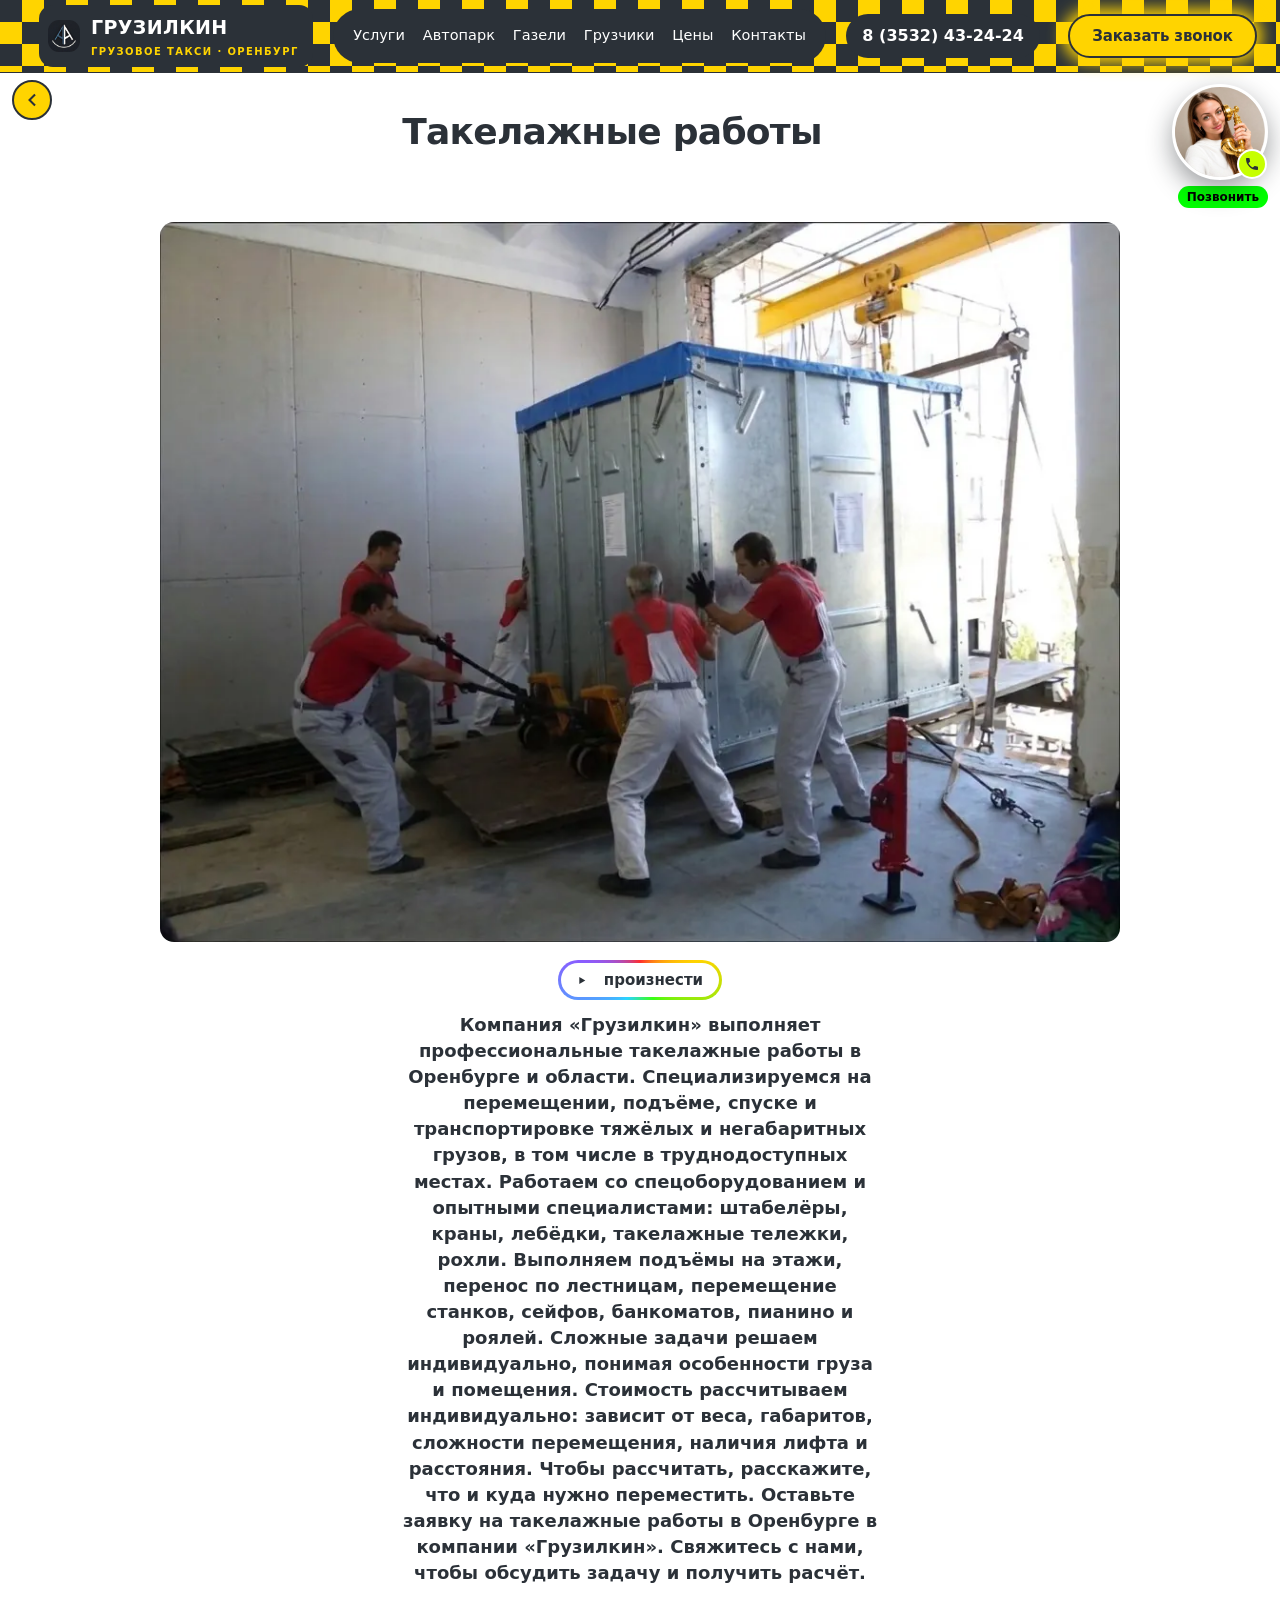
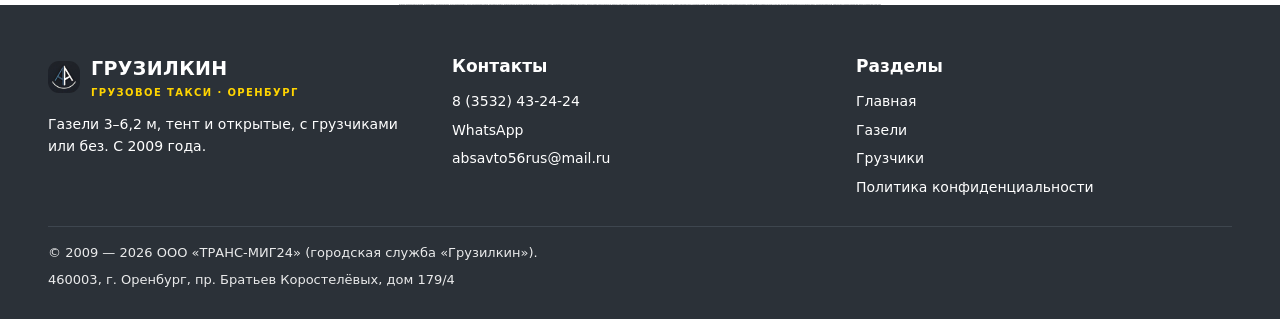
<file: takelazh.html>
<!DOCTYPE html>
<html lang="ru">
<head>
<meta charset="utf-8">
<meta name="viewport" content="width=device-width, initial-scale=1, viewport-fit=cover">
<title>Такелажные работы в Оренбурге — Грузилкин</title>
<meta name="description" content="Такелажные работы любой сложности: станки, сейфы, банкоматы, медицинское и торговое оборудование. Подъём, перевозка и установка.">
<meta name="theme-color" content="#2B3138">
<link rel="canonical" href="https://adamestok.github.io/Gruzilkin-site/takelazh.html">
<link rel="stylesheet" href="gazeli.css?v=73">
</head>
<body>
<a class="skip" href="#main" style="position:absolute;left:-9999px">К содержанию</a>

<header class="topbar" id="topbar">
  <div class="topbar__in">
    <a class="brand" href="index.html" aria-label="Грузилкин — на главную">
      <img class="brand__mark" src="assets/brand-logo.webp" width="191" height="186" alt="">
      <span>
        <span class="brand__name">ГРУЗИЛКИН</span>
        <span class="brand__sub">Грузовое такси · Оренбург</span>
      </span>
    </a>
    <nav class="nav" aria-label="Основная навигация">
      <a href="index.html#services">Услуги</a>
      <a href="index.html#park">Автопарк</a>
      <a href="gazeli.html">Газели</a>
      <a href="gruzchiki.html">Грузчики</a>
      <a href="index.html#calc">Цены</a>
      <a href="index.html#contacts">Контакты</a>
    </nav>
    <a class="hdr-tel" href="tel:+73532432424">8 (3532) 43-24-24</a>
    <a class="btn-blink-order" href="tel:+73532432424">Заказать звонок</a>
  </div>
</header>

<a class="back" href="index.html" aria-label="Назад"><svg viewBox="0 0 24 24" aria-hidden="true"><path fill="currentColor" d="M14.5 5.2 7.7 12l6.8 6.8 1.6-1.6L10.9 12l5.2-5.2z"/></svg></a>
<p class="sheet-title is-long">Такелажные работы</p>

<a class="hero__call" href="tel:+73532432424" aria-label="Позвонить 8 (3532) 43-24-24">
  <span class="hero__call-face">
    <img class="hero__girl" src="assets/dispatcher.webp" width="1024" height="1024" alt="">
    <span class="hero__call-badge" aria-hidden="true">
      <svg viewBox="0 0 24 24"><path d="M6.6 10.8c1.4 2.8 3.8 5.1 6.6 6.6l2.2-2.2c.3-.3.7-.4 1-.2 1.1.4 2.3.6 3.6.6.6 0 1 .4 1 1V20c0 .6-.4 1-1 1C10.6 21 3 13.4 3 4c0-.6.4-1 1-1h3.5c.6 0 1 .4 1 1 0 1.2.2 2.4.6 3.5.1.4 0 .8-.3 1.1l-2.2 2.2z"/></svg>
    </span>
  </span>
  <span class="hero__call-label">Позвонить</span>
</a>


<main id="main" class="page sheet">
  <div class="sheet-shot">
    <img class="sheet-photo" src="assets/takelazh/rig.webp?v=3" width="1008" height="756" alt="Такелажники перемещают металлический контейнер">
  </div>
  <div class="sheet-lead">
    <button type="button" class="say-try" data-src="assets/takelazh/say.mp3?v=4" aria-pressed="false"><svg class="say-play" viewBox="0 0 24 24" aria-hidden="true"><path fill="currentColor" d="M8 5.5v13l11-6.5z"/></svg><svg class="say-pause" viewBox="0 0 24 24" aria-hidden="true"><path fill="currentColor" d="M6 5h3.5v14H6zM14.5 5H18v14h-3.5z"/></svg>произнести</button>
    <p><span class="say-w" data-i="0">Компания</span> <span class="say-w" data-i="1">«Грузилкин»</span> <span class="say-w" data-i="2">выполняет</span> <span class="say-w" data-i="3">профессиональные</span> <span class="say-w" data-i="4">такелажные</span> <span class="say-w" data-i="5">работы</span> <span class="say-w" data-i="6">в</span> <span class="say-w" data-i="7">Оренбурге</span> <span class="say-w" data-i="8">и</span> <span class="say-w" data-i="9">области.</span> <span class="say-w" data-i="10">Специализируемся</span> <span class="say-w" data-i="11">на</span> <span class="say-w" data-i="12">перемещении,</span> <span class="say-w" data-i="13">подъёме,</span> <span class="say-w" data-i="14">спуске</span> <span class="say-w" data-i="15">и</span> <span class="say-w" data-i="16">транспортировке</span> <span class="say-w" data-i="17">тяжёлых</span> <span class="say-w" data-i="18">и</span> <span class="say-w" data-i="19">негабаритных</span> <span class="say-w" data-i="20">грузов,</span> <span class="say-w" data-i="21">в</span> <span class="say-w" data-i="22">том</span> <span class="say-w" data-i="23">числе</span> <span class="say-w" data-i="24">в</span> <span class="say-w" data-i="25">труднодоступных</span> <span class="say-w" data-i="26">местах.</span> <span class="say-w" data-i="27">Работаем</span> <span class="say-w" data-i="28">со</span> <span class="say-w" data-i="29">спецоборудованием</span> <span class="say-w" data-i="30">и</span> <span class="say-w" data-i="31">опытными</span> <span class="say-w" data-i="32">специалистами:</span> <span class="say-w" data-i="33">штабелёры,</span> <span class="say-w" data-i="34">краны,</span> <span class="say-w" data-i="35">лебёдки,</span> <span class="say-w" data-i="36">такелажные</span> <span class="say-w" data-i="37">тележки,</span> <span class="say-w" data-i="38">рохли.</span> <span class="say-w" data-i="39">Выполняем</span> <span class="say-w" data-i="40">подъёмы</span> <span class="say-w" data-i="41">на</span> <span class="say-w" data-i="42">этажи,</span> <span class="say-w" data-i="43">перенос</span> <span class="say-w" data-i="44">по</span> <span class="say-w" data-i="45">лестницам,</span> <span class="say-w" data-i="46">перемещение</span> <span class="say-w" data-i="47">станков,</span> <span class="say-w" data-i="48">сейфов,</span> <span class="say-w" data-i="49">банкоматов,</span> <span class="say-w" data-i="50">пианино</span> <span class="say-w" data-i="51">и</span> <span class="say-w" data-i="52">роялей.</span> <span class="say-w" data-i="53">Сложные</span> <span class="say-w" data-i="54">задачи</span> <span class="say-w" data-i="55">решаем</span> <span class="say-w" data-i="56">индивидуально,</span> <span class="say-w" data-i="57">понимая</span> <span class="say-w" data-i="58">особенности</span> <span class="say-w" data-i="59">груза</span> <span class="say-w" data-i="60">и</span> <span class="say-w" data-i="61">помещения.</span> <span class="say-w" data-i="62">Стоимость</span> <span class="say-w" data-i="63">рассчитываем</span> <span class="say-w" data-i="64">индивидуально:</span> <span class="say-w" data-i="65">зависит</span> <span class="say-w" data-i="66">от</span> <span class="say-w" data-i="67">веса,</span> <span class="say-w" data-i="68">габаритов,</span> <span class="say-w" data-i="69">сложности</span> <span class="say-w" data-i="70">перемещения,</span> <span class="say-w" data-i="71">наличия</span> <span class="say-w" data-i="72">лифта</span> <span class="say-w" data-i="73">и</span> <span class="say-w" data-i="74">расстояния.</span> <span class="say-w" data-i="75">Чтобы</span> <span class="say-w" data-i="76">рассчитать,</span> <span class="say-w" data-i="77">расскажите,</span> <span class="say-w" data-i="78">что</span> <span class="say-w" data-i="79">и</span> <span class="say-w" data-i="80">куда</span> <span class="say-w" data-i="81">нужно</span> <span class="say-w" data-i="82">переместить.</span> <span class="say-w" data-i="83">Оставьте</span> <span class="say-w" data-i="84">заявку</span> <span class="say-w" data-i="85">на</span> <span class="say-w" data-i="86">такелажные</span> <span class="say-w" data-i="87">работы</span> <span class="say-w" data-i="88">в</span> <span class="say-w" data-i="89">Оренбурге</span> <span class="say-w" data-i="90">в</span> <span class="say-w" data-i="91">компании</span> <span class="say-w" data-i="92">«Грузилкин».</span> <span class="say-w" data-i="93">Свяжитесь</span> <span class="say-w" data-i="94">с</span> <span class="say-w" data-i="95">нами,</span> <span class="say-w" data-i="96">чтобы</span> <span class="say-w" data-i="97">обсудить</span> <span class="say-w" data-i="98">задачу</span> <span class="say-w" data-i="99">и</span> <span class="say-w" data-i="100">получить</span> <span class="say-w" data-i="101">расчёт.</span></p>
    <div class="seo-block" aria-hidden="true">
    <p class="seo-note">Основные: такелажные работы Оренбург, такелаж Оренбург, такелажники Оренбург, услуги такелажа Оренбург, заказать такелаж Оренбург, бригада такелажников Оренбург, профессиональные такелажники, перемещение тяжёлых грузов, цена и стоимость, перемещение тяжёлого и негабаритного оборудования, перевозка сейфов, перевозка банкоматов, перевозка станков Оренбург, перемещение промышленного оборудования, перевозка пианино и роялей, сложные такелажные работы в стеснённых условиях, подъем на этаж без лифта, такелаж с использованием спецтехники. География: Оренбург и Оренбургская область, плюс Орск, Бузулук, Новотроицк, Башкортостан и Самарская область, если реально работаем там. Структура сайта: отдельные страницы под такелаж, отдельные под услуги грузчиков, междугородние переезды, а на такелаж ставим основной упор. Сначала продвигаем одну сильную страницу, потом по результатам решим, нужны ли отдельные. Сейчас не плодим тексты, чтобы не конкурировать самим с собой. Главный приоритет — найти нас по «такелажные работы Оренбург» и по соседним регионам. Добавляем демонтаж промышленного оборудования как отдельный блок в SEO-ядре страницы «Такелажные работы — Грузилкин»: демонтаж промышленного оборудования Оренбург, демонтаж станков, демонтаж и перевозка станков, разборка производственных линий, демонтаж оборудования Оренбургская область, Башкортостан, Самарская область, плюс связки: демонтаж → такелаж → перемещение → перевозка.</p>
    </div>
  </div>
</main>

<footer class="foot">
  <div class="wrap">
    <div class="foot__grid">
      <div>
        <a class="brand" href="index.html">
          <img class="brand__mark" src="assets/brand-logo.webp" width="32" height="32" alt="">
          <span><span class="brand__name">ГРУЗИЛКИН</span><span class="brand__sub">Грузовое такси · Оренбург</span></span>
        </a>
        <p style="font-size:14px;margin-top:12px">Газели 3–6,2 м, тент и открытые, с грузчиками или без. С 2009 года.</p>
      </div>
      <div>
        <div class="foot__h">Контакты</div>
        <div class="foot__list">
          <a href="tel:+73532432424">8 (3532) 43-24-24</a>
          <a href="https://wa.me/79033695311" target="_blank" rel="noopener">WhatsApp</a>
          <a href="mailto:absavto56rus@mail.ru">absavto56rus@mail.ru</a>
        </div>
      </div>
      <div>
        <div class="foot__h">Разделы</div>
        <div class="foot__list">
          <a href="index.html">Главная</a>
          <a href="gazeli.html">Газели</a>
          <a href="gruzchiki.html">Грузчики</a>
          <a href="policy.html">Политика конфиденциальности</a>
        </div>
      </div>
    </div>
    <div class="foot__bot">
      <span>© 2009 — 2026 ООО «ТРАНС-МИГ24» (городская служба «Грузилкин»).</span>
      <span>460003, г. Оренбург, пр. Братьев Коростелёвых, дом 179/4</span>
    </div>
  </div>
</footer>

<script type="application/json" id="say-marks">[100.0,725.0,1350.0,1934.2,2844.6,3442.4,3890.8,3917.9,4583.7,4773.9,6354.3,7454.9,7563.6,8637.0,9397.8,10022.8,10131.5,10946.8,11517.4,11626.1,12291.8,13012.0,13107.1,13310.9,13718.5,13772.8,14683.2,16218.5,16870.7,17006.5,18066.3,18229.3,18732.1,19941.3,20838.0,21653.2,22468.5,23093.5,23854.3,25335.3,26082.6,26558.2,26653.2,27305.4,27753.8,27862.5,28650.5,29357.1,30281.0,31082.6,32088.0,32781.0,32889.7,34492.9,35131.5,35634.2,36096.2,37156.0,37685.9,38365.2,38881.5,38990.2,41001.1,41653.2,42359.8,43406.0,43895.1,44017.4,44588.0,45484.8,46150.5,47115.2,47645.1,48134.2,48215.8,50172.3,50593.5,51422.3,52278.2,52536.4,52590.8,52916.8,53270.1,55050.0,55634.2,56150.5,56245.7,56857.1,57278.2,57305.4,57862.5,57916.8,58555.4,60267.4,60973.9,61041.8,61585.3,61884.2,62332.6,62944.0,63079.9,63555.4]</script>
<script>
(function () {
  var say = document.querySelector(".say-try");
  if (!say) return;
  var audio = null;
  var raf = 0;
  var current = -1;
  var words = Array.prototype.slice.call(document.querySelectorAll(".sheet-lead .say-w"));
  var marks = [];
  try {
    marks = JSON.parse(document.getElementById("say-marks").textContent);
  } catch (e) {}
  function clearWord() {
    for (var n = 0; n < words.length; n++) words[n].classList.remove("is-now");
    current = -1;
  }
  function paint(sec) {
    var ms = sec * 1000;
    var i = -1;
    for (var n = 0; n < marks.length; n++) {
      if (marks[n] <= ms) i = n;
      else break;
    }
    if (i === current) return;
    if (i < current) {
      for (var k = i + 1; k <= current; k++) if (words[k]) words[k].classList.remove("is-now");
    }
    for (var k = current + 1; k <= i; k++) if (words[k]) words[k].classList.add("is-now");
    current = i;
  }
  function tick() {
    if (!audio) return;
    paint(audio.currentTime);
    raf = requestAnimationFrame(tick);
  }
  function pause() {
    if (raf) cancelAnimationFrame(raf);
    raf = 0;
    if (audio) audio.pause();
    say.classList.remove("is-on");
    say.setAttribute("aria-pressed", "false");
  }
  function reset() {
    pause();
    audio = null;
    clearWord();
  }
  say.addEventListener("click", function () {
    if (say.classList.contains("is-on")) {
      pause();
      return;
    }
    if (audio && !audio.ended && audio.currentTime > 0) {
      say.classList.add("is-on");
      say.setAttribute("aria-pressed", "true");
      var again = audio.play();
      if (again && again.catch) again.catch(function () { pause(); });
      tick();
      return;
    }
    var src = say.getAttribute("data-src");
    if (!src) return;
    var mine = new Audio(src);
    audio = mine;
    say.classList.add("is-on");
    say.setAttribute("aria-pressed", "true");
    mine.onended = function () { if (audio === mine) reset(); };
    mine.onerror = function () { if (audio === mine) reset(); };
    var played = mine.play();
    if (played && played.catch) played.catch(function () { if (audio === mine) reset(); });
    tick();
  });
})();
</script>
<script>
(function () {
  var order = document.querySelector(".btn-blink-order");
  var call = document.querySelector(".hero__call-label");
  if (!order || !call) return;
  if (window.matchMedia("(prefers-reduced-motion: reduce)").matches) return;
  var period = 1300;
  function tick() {
    var yellow = (Date.now() % period) < period / 2;
    order.classList.toggle("is-lit", yellow);
    call.classList.toggle("is-lit", !yellow);
    requestAnimationFrame(tick);
  }
  tick();
})();
</script>
<script>
(function () {
  var KEY = "gk-build";
  function paint(v) {
    if (!v) return;
    document.querySelectorAll('a[href^="index.html"]').forEach(function (a) {
      var href = a.getAttribute("href") || "";
      if (href.indexOf("?v=") !== -1) return;
      a.setAttribute("href", href.replace(/^index\.html/, "index.html?v=" + encodeURIComponent(v)));
    });
  }
  function apply() {
    var v = "";
    try { v = sessionStorage.getItem(KEY) || ""; } catch (e) {}
    paint(v);
  }
  apply();
  document.addEventListener("click", function (e) {
    var a = e.target && e.target.closest ? e.target.closest("a") : null;
    if (!a) return;
    var href = a.getAttribute("href") || "";
    if (href.indexOf("index.html") !== 0 || href.indexOf("?v=") !== -1) return;
    var v = "";
    try { v = sessionStorage.getItem(KEY) || ""; } catch (err) {}
    if (!v) return;
    e.preventDefault();
    location.href = href.replace(/^index\.html/, "index.html?v=" + encodeURIComponent(v));
  }, true);
  var x = new XMLHttpRequest();
  x.open("GET", "index.html?chk=" + Date.now(), true);
  try { x.setRequestHeader("Cache-Control", "no-store"); } catch (e2) {}
  x.onreadystatechange = function () {
    if (x.readyState !== 4) return;
    if (x.status !== 200 && x.status !== 304) return;
    var m = /name="gruzilkin-build"\s+content="([^"]*)"/.exec(x.responseText || "");
    if (!m) return;
    try { sessionStorage.setItem(KEY, m[1]); } catch (e3) {}
    paint(m[1]);
  };
  try { x.send(); } catch (e4) {}
  setTimeout(apply, 0);
  setTimeout(apply, 300);
})();
</script>
</body>
</html>
</file>
<file: gazeli.css>
/* Внутренняя страница «Газели» — те же токены, без вшитых шрифтов. */
:root{
  --black:#2B3138;
  --graphite-2:#353C44;
  --graphite-3:#414952;
  --white:#FFFFFF;
  --accent:#FFD400;
  --accent-ink:#1A1E23;
  --gray-1:#2B3138;
  --gray-2:#FFFFFF;
  --line:#E5E7EB;
  --line-d:#414952;
  --maxw:1280px;
  --pad:clamp(20px,4vw,48px);
  --r:14px;
  --ff:"Inter",system-ui,-apple-system,"Segoe UI",Roboto,sans-serif;
  --ease:cubic-bezier(.22,.61,.36,1);
}
*,*::before,*::after{box-sizing:border-box}
html{scroll-behavior:smooth;scroll-padding-top:84px;overflow-x:clip;background:#ffffff}
body{
  margin:0;background:#ffffff;color:var(--black);
  font-family:var(--ff);font-size:17px;line-height:1.6;
  -webkit-font-smoothing:antialiased;
}
img{max-width:100%;display:block}
a{color:inherit;text-decoration:none}
button{cursor:pointer;background:none;border:0;font:inherit;color:inherit}
h1,h2,h3{margin:0;font-weight:800;line-height:1.08;letter-spacing:-.025em}
p{margin:0}
ul{margin:0;padding:0;list-style:none}
:focus-visible{outline:2px solid var(--accent);outline-offset:3px}

.wrap{max-width:var(--maxw);margin:0 auto;padding:0 var(--pad)}
.page{padding-top:72px;background:#ffffff}
.sheet{min-height:100vh;background:#ffffff}
.sheet-title{
  position:absolute;z-index:5;margin:0;
  top:84px;left:64px;right:120px;height:96px;
  display:flex;align-items:center;justify-content:center;
  font-size:39px;font-weight:800;line-height:1;letter-spacing:-.02em;
  color:var(--black);pointer-events:none;
}
.sheet-title.is-long{
  font-size:36px;line-height:1;white-space:nowrap;text-align:center;
}
.sheet-title.is-xlong{font-size:min(30px, calc((100vw - 184px) / 14))}
@property --say-a{syntax:"<angle>";inherits:false;initial-value:0deg}
.say-try{
  height:40px;margin:0 0 12px;padding:0 16px 0 14px;border-radius:999px;
  display:inline-flex;align-items:center;gap:8px;
  color:#2B3138;border:3px solid transparent;
  background:
    linear-gradient(#fff,#fff) padding-box,
    conic-gradient(from var(--say-a),#ff2d2d,#ffd400,#39ff14,#2ad4ff,#8a5cff,#ff2d2d) border-box;
  animation:say-rgb 6s linear infinite;
  font-weight:800;font-size:0;line-height:1;white-space:nowrap;
}
.say-try::after{
  content:"произнести";
  font-size:15px;font-weight:800;line-height:1;
}
.say-try.is-on::after{content:"стоп"}
@keyframes say-rgb{to{--say-a:360deg}}
.say-try svg{width:13px;height:13px;flex:0 0 13px}
.say-try .say-play{transform-origin:center;animation:say-tri 3s ease-in-out infinite}
@keyframes say-tri{0%,100%{transform:scale(1)}50%{transform:scale(2)}}
.say-try .say-pause{display:none}
.say-try.is-on .say-play{display:none}
.say-try.is-on .say-pause{display:block}
.say-try:active,.say-try.is-on{
  color:#fff;
  background:
    linear-gradient(#2B3138,#2B3138) padding-box,
    conic-gradient(from var(--say-a),#ff2d2d,#ffd400,#39ff14,#2ad4ff,#8a5cff,#ff2d2d) border-box;
}
.sheet-shot{width:75%;margin:150px auto 0}
.sheet-photo{
  width:100%;height:auto;display:block;margin:0;
  border-radius:14px;
}
.sheet-lead{
  max-width:34em;margin:18px auto 0;padding:0 var(--pad);
  display:flex;flex-direction:column;align-items:center;
  text-align:center;color:var(--black);
}
.sheet > .sheet-lead:first-child{margin-top:150px}
.sheet-lead p{
  margin:0 0 14px;
  font-size:18px;font-weight:700;line-height:1.45;
}
.sheet-lead .gazeli-split{margin:6px auto 16px}
.sheet-lead .gazeli-split img{width:50px;height:auto;flex:0 0 50px;margin:0}
.sheet-cards{
  width:100%;display:flex;flex-direction:column;gap:12px;
  margin:0 0 28px;
}
.sheet-card{
  margin:0;padding:14px 16px 16px;text-align:left;
  background:#fff;border-radius:16px;
  border:1px solid rgba(43,49,56,.1);
  box-shadow:0 0 0 1px rgba(255,212,0,.55), 0 10px 22px rgba(43,49,56,.06);
}
.sheet-kicker{
  display:inline-flex;margin:0 0 8px;padding:4px 10px;border-radius:999px;
  background:#FFD400;color:#2B3138;
  font-size:12px;font-weight:800;line-height:1.2;letter-spacing:.01em;
}
.sheet-card p{margin:0;text-align:left;font-size:16.5px;font-weight:650;line-height:1.5}
.sheet-card p + p{margin-top:10px}
.sheet-lead .say-w.is-now{color:#9aa0a6}
.sheet-lead .seo-block{width:100%}
.sheet-lead .seo-bar{
  width:100%;height:8px;margin:2px 0 16px;border-radius:4px;
  background:#FFD400;
}
.sheet-lead .seo-note{
  width:100%;max-width:100%;margin:4px 0 0;padding:0;
  overflow:hidden;white-space:nowrap;text-overflow:clip;
  border:0;box-shadow:none;background:transparent;text-align:left;
  font-size:1px;font-weight:650;line-height:1.2;
}
.gazeli-photos{
  display:flex;flex-direction:column;gap:20px;
  width:100%;margin:0;padding:0;
  background:#ffffff;border:0;box-shadow:none;
}
.gazeli-photos figure{margin:0;padding:0;background:#ffffff;border:0;box-shadow:none}
.gazeli-photos figure:first-child{margin-top:50px}
.gazeli-photos figure:last-child{padding-bottom:36px}
.gazeli-photos img{
  width:75%;height:auto;display:block;margin:0 auto;
  background:#ffffff;border:0;box-shadow:none;outline:0;
}
.gazeli-photos img.is-flip{transform:scaleX(-1)}
.gazeli-photos figcaption{
  margin:16px 0 0;
  padding:0 var(--pad);
  font-size:24px;
  font-weight:700;
  line-height:1.35;
  color:var(--black);
  text-align:center;
}
.gazeli-photos figcaption.is-2{
  font-size:clamp(15px,4.55vw,24px);
  white-space:nowrap;
}
.gazeli-split{
  display:flex;align-items:center;gap:16px;
  width:min(560px,88%);
  margin:22px auto 0;
}
.gazeli-split span{
  flex:1;height:2px;border-radius:2px;
  background:linear-gradient(90deg,transparent,#2B3138 28%,#2B3138);
}
.gazeli-split span:last-child{
  background:linear-gradient(90deg,#2B3138,#2B3138 72%,transparent);
}
.gazeli-photos .gazeli-split img{
  width:50px;height:auto;flex:0 0 50px;margin:0;
  object-fit:contain;background:transparent;border-radius:0;
}

.btn{
  display:inline-flex;align-items:center;justify-content:center;gap:10px;
  min-height:52px;padding:0 26px;border-radius:var(--r);
  font-size:15.5px;font-weight:700;
}
.btn--main{background:var(--accent);color:var(--accent-ink)}
.btn--ghost{background:transparent;color:var(--black);border:1.5px solid var(--black)}
.btn--ghost:hover{background:var(--black);color:var(--white)}
.btn--on-dark{background:transparent;color:var(--white);border:1.5px solid #fff}
.btn--on-dark:hover{background:var(--accent);color:var(--accent-ink);border-color:var(--accent)}

.topbar{
  position:fixed;inset:0 0 auto;z-index:1100;
  background:
    repeating-conic-gradient(var(--accent) 0 25%, var(--black) 0 50%) 0 0/44px 44px;
  border-bottom:1px solid var(--black);
}
.topbar__in{
  max-width:var(--maxw);margin:0 auto;padding:0 var(--pad);
  height:72px;display:flex;align-items:center;gap:clamp(12px,1.6vw,28px);
}
.brand{display:flex;align-items:center;gap:11px;flex:0 0 auto}
.brand__mark{width:32px;height:32px;flex:0 0 32px;border-radius:11px;object-fit:cover}
.brand__name{font-size:19px;font-weight:800;letter-spacing:.02em;color:#fff}
.brand__sub{display:block;font-size:10px;font-weight:600;letter-spacing:.14em;text-transform:uppercase;margin-top:1px;color:var(--accent)}
.topbar .brand{
  background:var(--black);border-radius:14px;
  padding:7px 14px 7px 9px;margin-left:-9px;
}
.topbar .nav{
  background:var(--black);border-radius:999px;
  padding:9px 20px;
}
.nav{margin-left:auto;display:none;align-items:center;gap:clamp(10px,1.4vw,24px)}
.nav a{font-size:14.5px;font-weight:500;padding:6px 0;color:#fff}
.nav a.is-on{color:var(--accent)}
.topbar .hdr-tel{
  background:var(--black);border-radius:999px;
  padding:9px 16px;color:#fff;
}
.hdr-tel{display:none;align-items:center;gap:8px;font-size:16px;font-weight:700;white-space:nowrap}
.btn-blink-order{
  display:inline-flex;align-items:center;justify-content:center;
  background:var(--accent);color:var(--black)!important;font-weight:800;font-size:15px;
  line-height:1;min-height:44px;padding:10px 22px;border-radius:999px;
  border:2px solid var(--black);box-shadow:none;white-space:nowrap;
  margin-left:auto;margin-right:8px;letter-spacing:-.01em;
}
.btn-blink-order.is-lit{box-shadow:0 0 16px 5px #FFD400}
.back{
  position:fixed;z-index:1065;top:80px;left:12px;
  display:inline-flex;align-items:center;justify-content:center;
  width:40px;height:40px;padding:0;border-radius:999px;
  background:var(--accent);color:var(--black);
  border:2px solid var(--black);
}
.back svg{width:22px;height:22px;display:block}
.hero__call{
  position:fixed;z-index:1060;top:84px;right:12px;
  display:flex;flex-direction:column;align-items:flex-end;gap:6px;
  width:auto;padding:0;text-decoration:none;
}
.hero__call-face{
  position:relative;display:block;width:min(18vw,96px);
  border-radius:50%;background:#e6e2dd;
  border:3px solid #fff;box-shadow:0 10px 26px rgba(20,24,28,.42);
}
.hero__girl{
  display:block;width:100%;height:auto;aspect-ratio:1;
  border-radius:50%;object-fit:cover;object-position:center;
}
.hero__call-badge{
  position:absolute;z-index:3;right:-2px;bottom:-2px;
  width:30px;height:30px;border-radius:50%;
  display:grid;place-items:center;
  background:#C6FF00;color:var(--black);border:2px solid #fff;
}
.hero__call-badge svg{width:16px;height:16px;display:block;fill:currentColor}
.hero__call-label{
  background:#00FF00;color:#000;
  font-weight:800;font-size:12px;line-height:1;
  padding:5px 9px;border-radius:999px;
}
.hero__call-label.is-lit{box-shadow:0 0 16px 5px #00FF00}
@media (max-width:900px){
  .topbar{
    background:
      repeating-conic-gradient(var(--accent) 0 25%, var(--black) 0 50%) 0 0/36px 36px;
  }
}
@media (max-width:600px){
  .topbar{background:var(--black);border-bottom:0}
  .topbar__in{height:64px;padding:0 12px;gap:8px}
  .page{padding-top:64px}
  .topbar .brand{min-width:0;padding:8px 14px 8px 8px;margin-left:-7px;border-radius:14px}
  .brand__mark{width:36px;height:36px;flex-basis:36px;border-radius:12px}
  .brand__name{font-size:20px}
  .topbar .brand__sub{display:none}
  .btn-blink-order{font-size:12px;min-height:40px;padding:8px 10px;margin-left:12px;margin-right:0}
  .sheet-title{top:78px;left:52px;right:calc(8px + min(22vw,88px) + 10px);height:88px;font-size:36px}
  .sheet-title.is-long{font-size:min(36px, calc((100vw - 158px) / 10.6));line-height:1;white-space:nowrap}
  .sheet-title.is-xlong{
    left:8px;right:8px;top:200px;height:36px;
    font-size:min(28px, calc((100vw - 24px) / 13.7));
  }
  .sheet.has-wide-title > .sheet-lead:first-child{margin-top:184px}
  .sheet-shot{margin-top:128px}
  .back{top:70px;left:8px;width:36px;height:36px}
  .back svg{width:20px;height:20px}
  .hero__call{top:78px;right:8px}
  .hero__call-face{width:min(22vw,88px);border-width:2px}
  .hero__call-badge{width:26px;height:26px}
  .hero__call-badge svg{width:14px;height:14px}
  .hero__call-label{font-size:11px;padding:4px 7px}
}
@media (min-width:1100px){
  .nav,.hdr-tel{display:flex}
  .btn-blink-order{margin-left:8px}
}
@media (prefers-reduced-motion:reduce){
  .btn-blink-order,.hero__call-label{box-shadow:none}
  .say-try,.say-try .say-play{animation:none}
}

.crumbs{display:flex;flex-wrap:wrap;gap:8px;font-size:14px;margin-bottom:22px}
.crumbs a{border-bottom:1px solid var(--line)}
.crumbs span{color:#6b7280}

.hero-page{padding:12px 0 24px}
.hero-page h1{font-size:clamp(32px,5vw,56px);max-width:16ch;margin-bottom:18px}
.hero-page .lead{font-size:19px;max-width:52ch;margin-bottom:28px}
.hero-page .actions{display:flex;flex-wrap:wrap;gap:12px}

.sec{padding:clamp(48px,6vw,88px) 0}
.sec--dark{background:var(--black);color:var(--white)}
.shead{margin-bottom:32px}
.shead h2{font-size:clamp(26px,3.6vw,42px);max-width:18ch;margin-bottom:12px}
.shead p{max-width:54ch}

.sizes{display:grid;gap:16px;grid-template-columns:repeat(auto-fit,minmax(220px,1fr))}
.card{
  border:1px solid var(--line);border-radius:var(--r);padding:22px;
  display:grid;gap:10px;background:var(--white);color:var(--black);
}
.sec--dark .card{background:var(--graphite-2);border-color:var(--line-d);color:var(--white)}
.card b.price{font-size:22px}
.card .unit{font-size:14px;opacity:.8}
.meta{display:grid;gap:6px;font-size:15px}
.meta div{display:flex;justify-content:space-between;gap:12px;border-bottom:1px dashed var(--line);padding-bottom:4px}
.sec--dark .meta div{border-color:var(--line-d)}

.opts{display:grid;gap:16px;grid-template-columns:repeat(auto-fit,minmax(240px,1fr))}
.opt{border:1px solid var(--line);border-radius:var(--r);padding:22px;display:grid;gap:8px}
.opt h3{font-size:20px}

.steps{display:grid;gap:16px;counter-reset:st}
.step{display:grid;grid-template-columns:auto 1fr;gap:14px;align-items:start}
.step::before{
  counter-increment:st;content:counter(st);
  width:36px;height:36px;border-radius:50%;background:var(--accent);color:var(--accent-ink);
  display:grid;place-items:center;font-weight:800;
}

.faq details{border-bottom:1px solid var(--line);padding:14px 0}
.faq summary{font-weight:700;cursor:pointer;list-style:none}
.faq summary::-webkit-details-marker{display:none}
.faq p{margin-top:8px}

.cta-band{display:grid;gap:18px}
.cta-band .phones{display:grid;gap:6px;font-size:20px;font-weight:800}

.foot{background:var(--black);color:var(--white);padding:48px 0 28px}
.foot__grid{display:grid;gap:28px;grid-template-columns:repeat(auto-fit,minmax(200px,1fr));margin-bottom:28px}
.foot__h{font-weight:800;margin-bottom:10px}
.foot__list{display:grid;gap:6px;font-size:14px}
.foot__bot{display:grid;gap:6px;font-size:13px;border-top:1px solid var(--line-d);padding-top:16px;opacity:.9}

.foot .brand__sub{color:var(--accent)}
</file>
